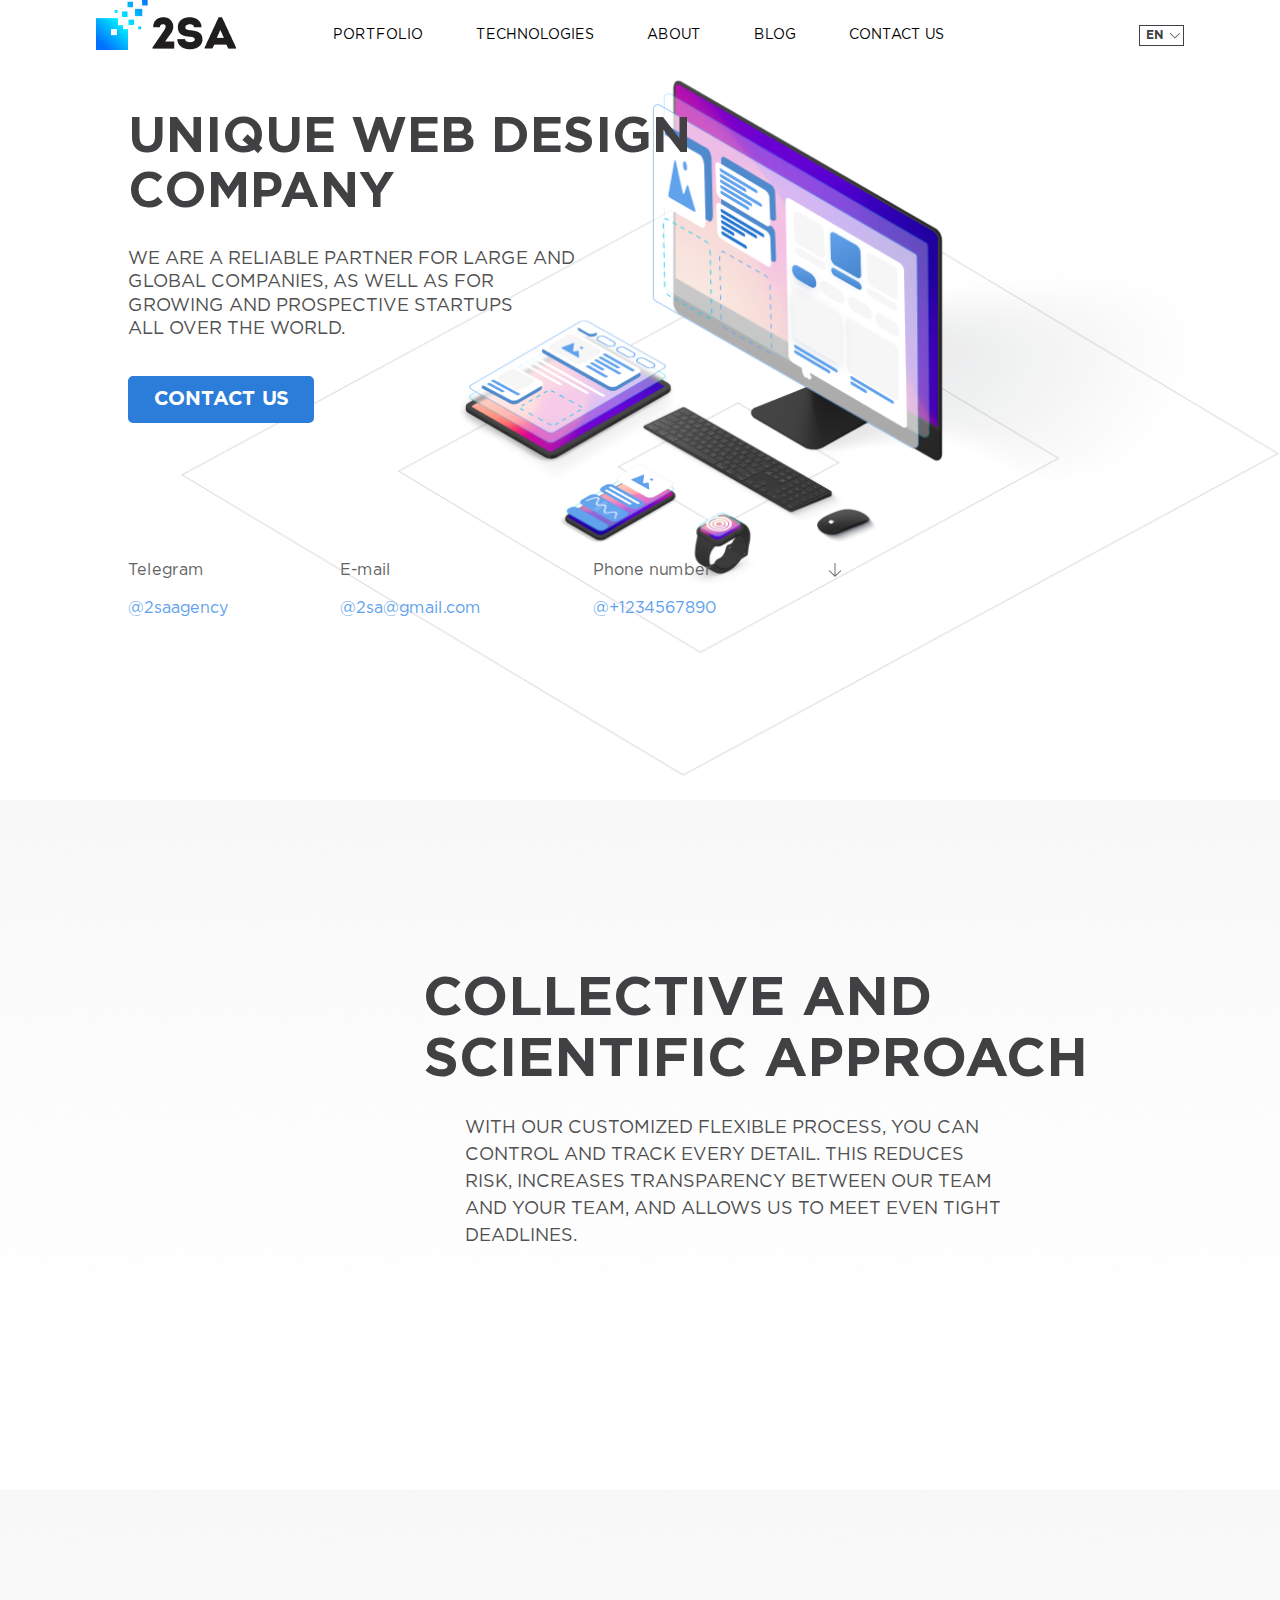
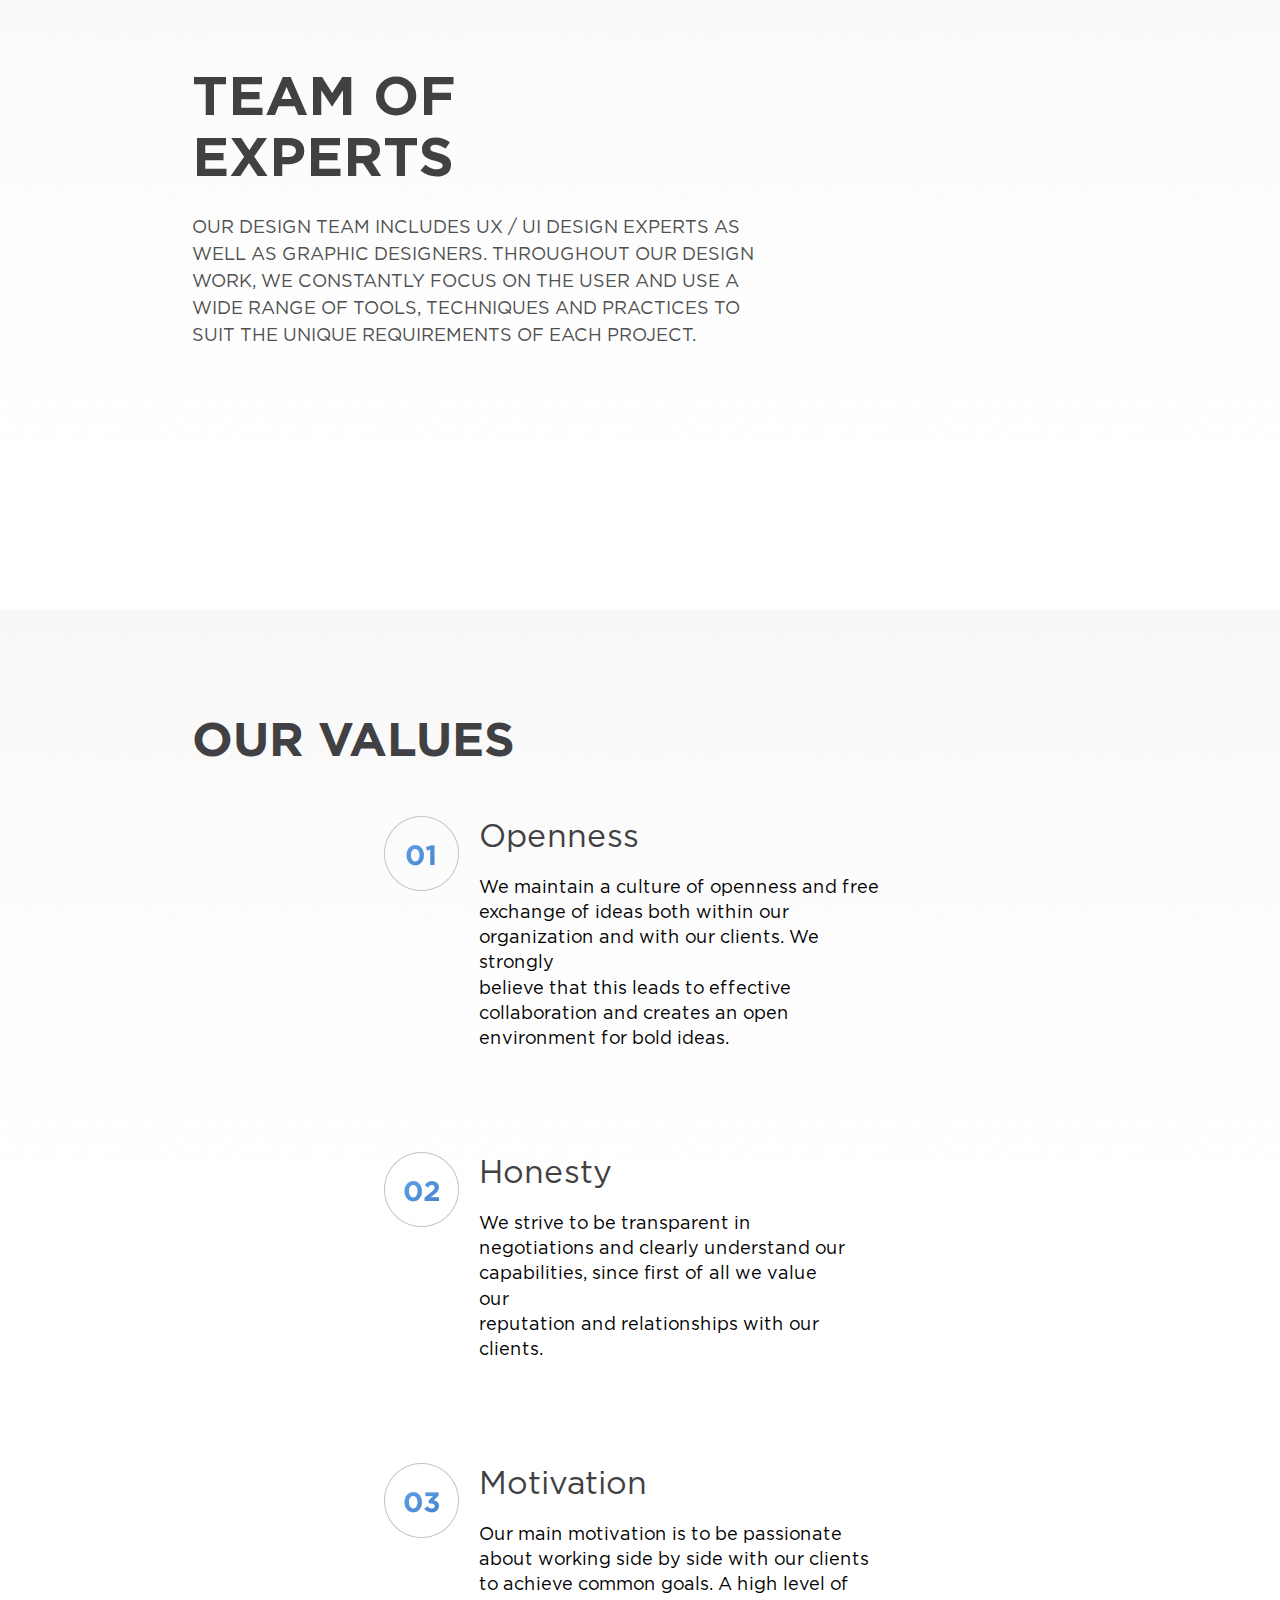
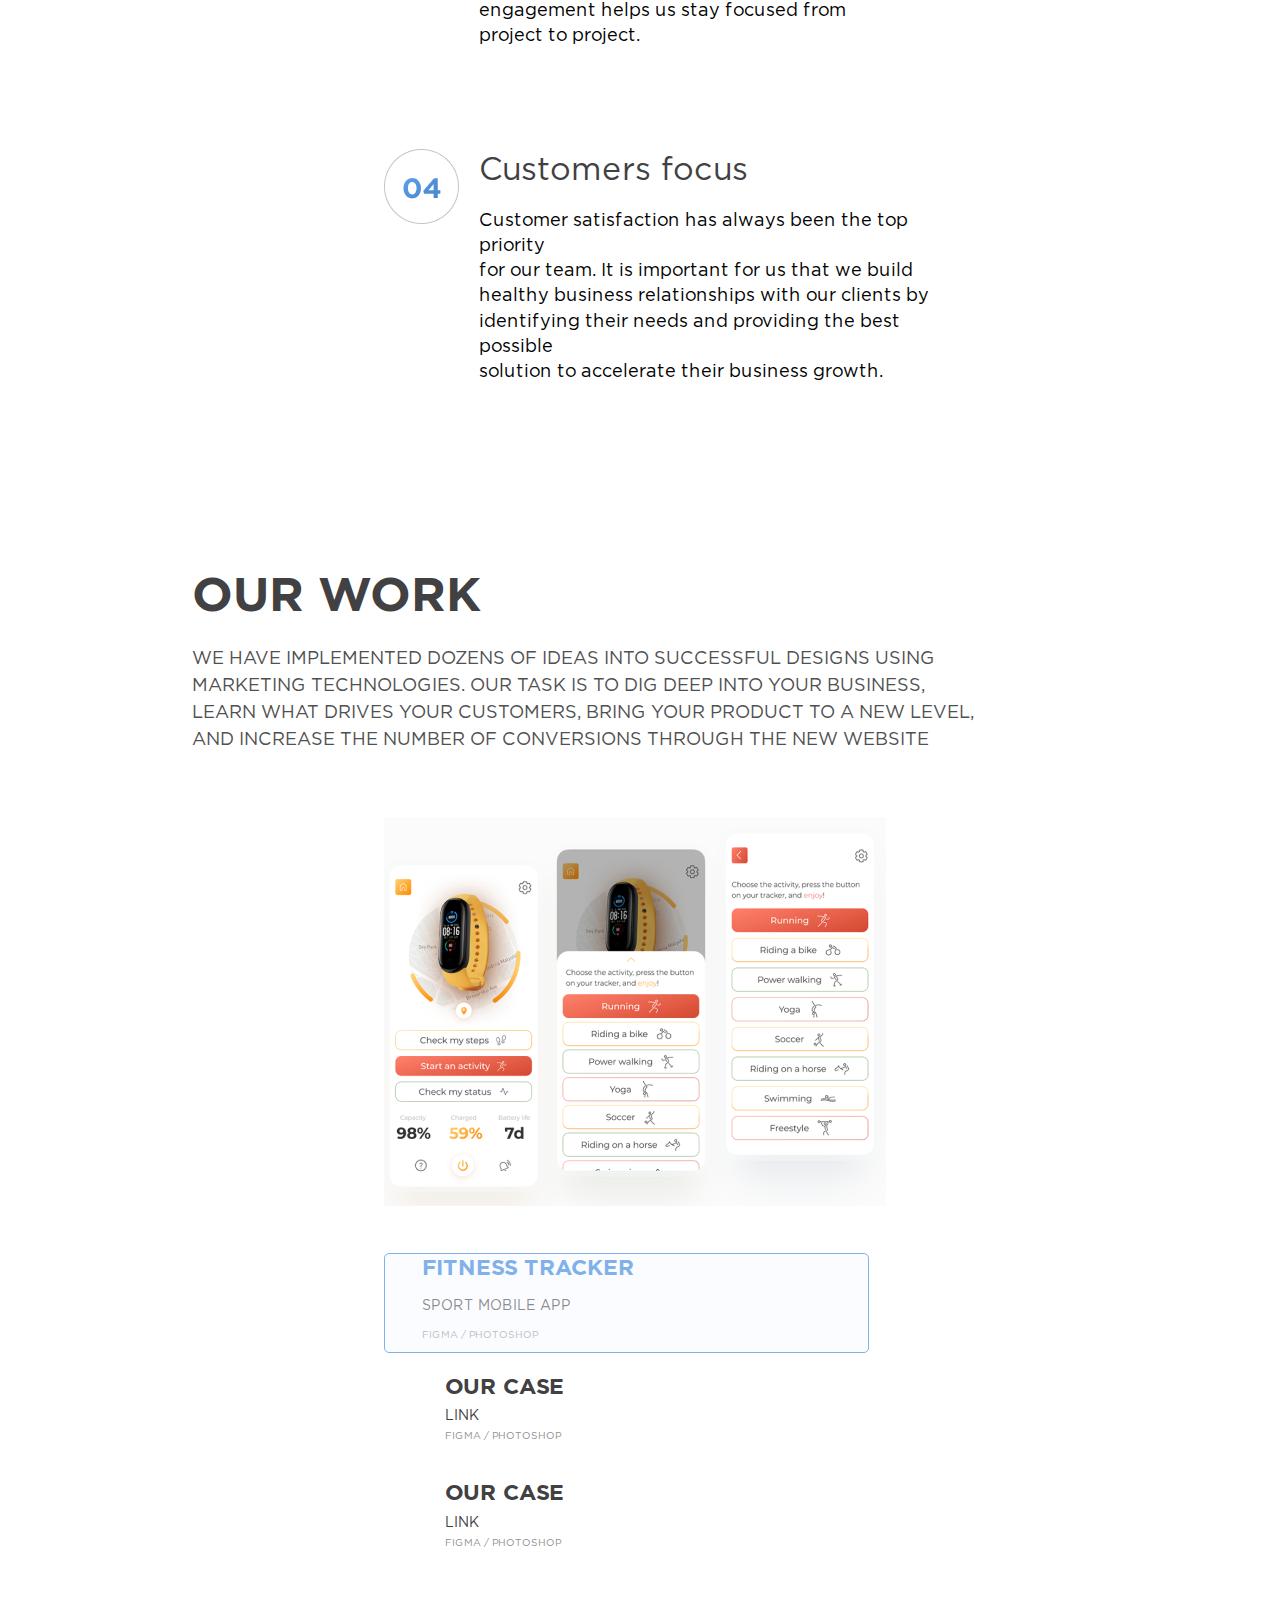
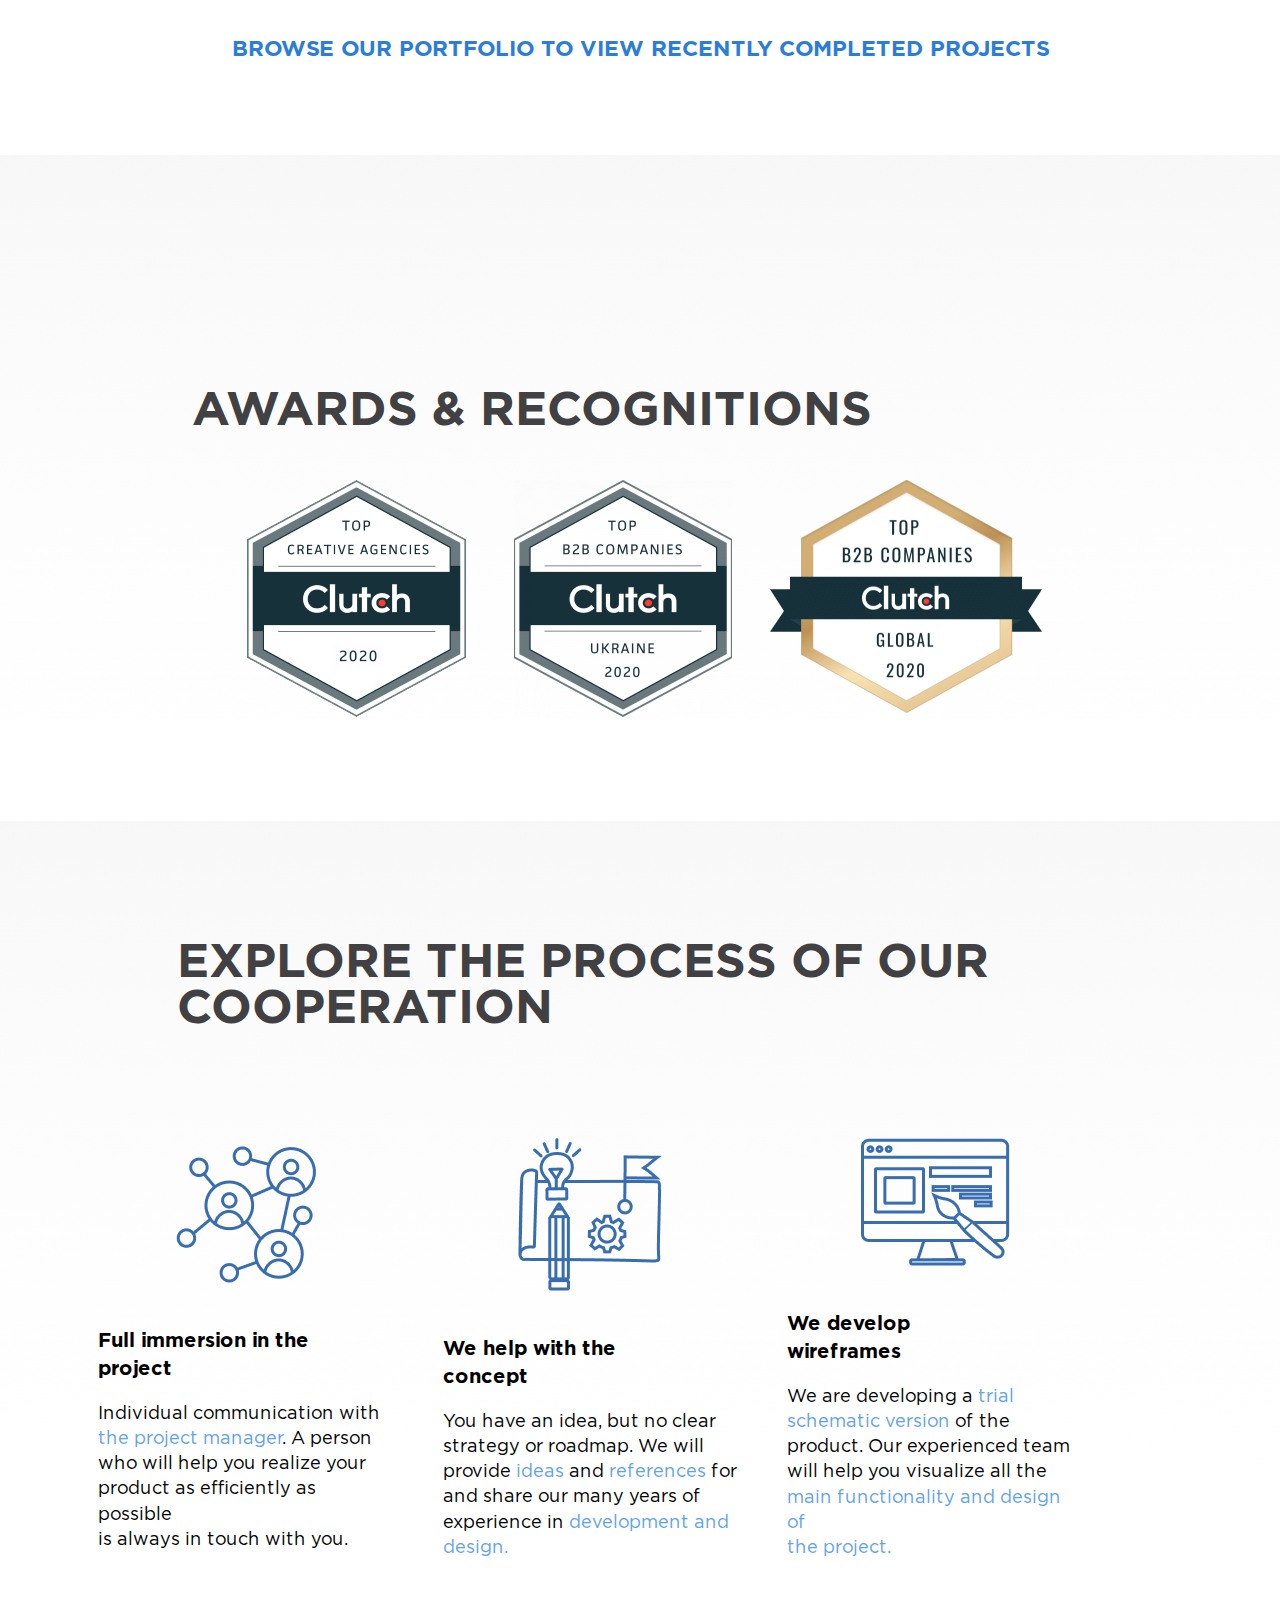
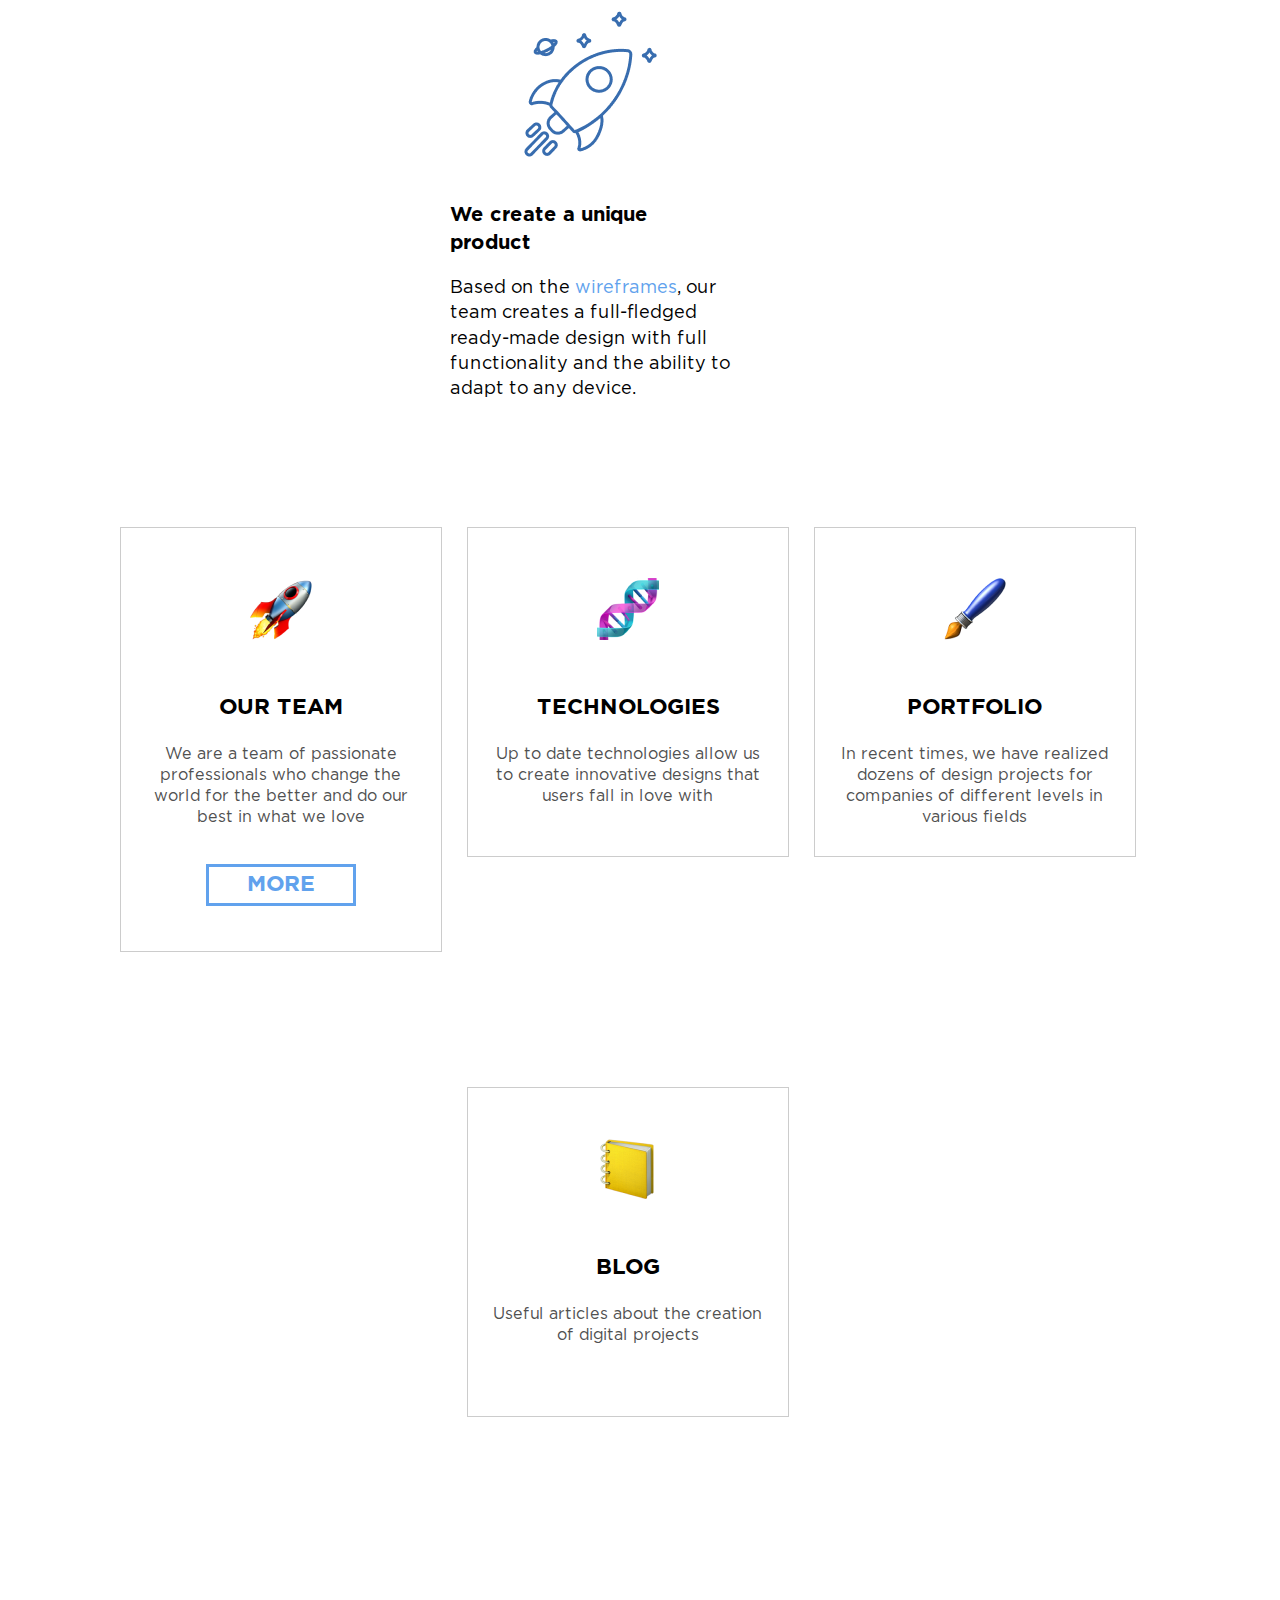
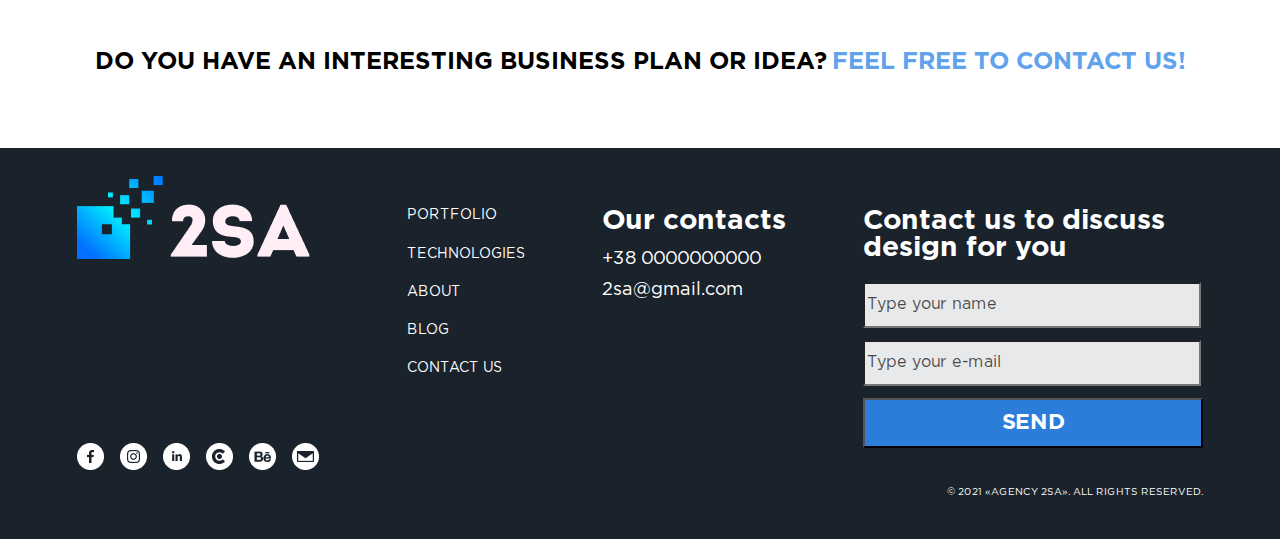
<file: index.html>
<!DOCTYPE html>
<html lang="en">
<head>
    <meta charset="UTF-8">
    <title>2SA</title>
    <link rel="stylesheet" href="fonts/stylesheet.css">
    <link rel="stylesheet" href="css/style.css">
    <link rel="stylesheet" href="css/media.css">
    <script src="js/language.min.js"></script>
</head>
<body>
<header>
    <div class="header__content">
        <div class="header__logo">
           <a href="index.html"><img src="img/index/header/header_logo.png"></a>
        </div>
        <div class="push"></div>
        <div class="header__menu">
            <ul>
                <li ><a href="portfolio.html" class="lang" key="port">PORTFOLIO</a></li>
                <li ><a href="technologies.html" class="lang" key="tech">TECHNOLOGIES</a></li>
                <li ><a href="about.html" class="lang" key="about">ABOUT</a></li>
                <li ><a href="blog.html" class="lang" key="blog">BLOG</a></li>
                <li ><a href="contact_us.html" class="lang" key="contact">CONTACT US</a></li>
            </ul>
        </div>
        <div class="header__language">
            <div class="dropdown">
                <span>EN</span>
                <div class="dropdown-content">
                    <button id="en" class="translate">EN</button>
                    <button id="ru" class="translate">RU</button>
                </div>
                <div class="dropdown__img">
                    <img src="img/index/header/list.png">
                </div>
            </div>
        </div>
    </div>
</header>
<sections class="design">
    <div class="design__content">
        <div class="design__title lang" key="unique">
            Unique web design<br>
            company
        </div>
        <div class="design__text lang" key="partner">
            We are a reliable partner for large and<br>
            global companies, as well as for<br>
            growing and prospective startups<br>
            all over the world.
        </div>
    </div>
    <button class="design__contact__us lang" key="contact us"><a href="contact_us.html">CONTACT US</a></button>
    <div class="design__contact">
        <ul>
            <li>Telegram</li>
            <li><a href="#">@2saagency</a></li>
        </ul>
        <ul>
            <li>E-mail</li>
            <li><a href="#">@2sa@gmail.com</a></li>
        </ul>
        <ul>
            <li class="lang" key="phone">Phone number</li>
            <li><a href="#">@+1234567890</a></li>
        </ul>
        <ul>
            <li><img src="img/index/design/ARROW%20(SCROLL).png"></li>
        </ul>
    </div>
</sections>
<section class="science">
    <div class="science__content">
        <div class="science__title lang" key="science">
            Collective and<br>
            scientific approach
        </div>
        <div class="science__text lang" key="process">
            With our customized flexible process, you can<br>
            control and track every detail. This reduces<br>
            risk, increases transparency between our team<br>
            and your team, and allows us to meet even tight<br>
            deadlines.
        </div>
    </div>
</section>
<section class="team">
    <div class="team__content">
        <div class="team__title lang" key="expert">
            team of<br>
            experts
        </div>
        <div class="team__text lang" key="team">
            Our design team includes UX / UI design experts as<br>
            well as Graphic Designers. Throughout our design<br>
            work, we constantly focus on the user and use a<br>
            wide range of tools, techniques and practices to<br>
            suit the unique requirements of each project.
        </div>
    </div>
</section>
<section class="values">
    <div class="values__content">
        <div class="values__title lang" key="values">
            Our values
        </div>
        <div class="values__item">
            <div class="values__openness">
                <div class="openness__image">
                    <img src="img/index/values/two.png">
                </div>
                <div class="openness__content">
                    <div class="openness__title lang" key="openness">
                        Openness
                    </div>
                    <div class="openness__text lang" key="maintain">
                        We maintain a culture of openness and free<br>
                        exchange of ideas both within our<br>
                        organization and with our clients. We strongly<br>
                        believe that this leads to effective<br>
                        collaboration and creates an open<br>
                        environment for bold ideas.
                    </div>
                </div>
            </div>
            <div class="values__honesty">
                <div class="honestly__image">
                    <img src="img/index/values/one.png">
                </div>
                <div class="honestly__content">
                    <div class="honestly__title lang"  key="honesty">
                        Honesty
                    </div>
                    <div class="honestly__text lang" key="strive">
                        We strive to be transparent in<br>
                        negotiations and clearly understand our<br>
                        capabilities, since first of all we value our<br>
                        reputation and relationships with our<br>
                        clients.
                    </div>
                </div>
            </div>
            <div class="values__motivation">
                <div class="motivation__image">
                    <img src="img/index/values/three.png">
                </div>
                <div class="motivation__content">
                    <div class="motivation__title lang"  key="motivation">
                        Motivation
                    </div>
                    <div class="motivation__text lang" key="passionete">
                        Our main motivation is to be passionate<br>
                        about working side by side with our clients<br>
                        to achieve common goals. A high level of<br>
                        engagement helps us stay focused from<br>
                        project to project.
                    </div>
                </div>
            </div>
            <div class="values__customers">
                <div class="customers__image">
                    <img src="img/index/values/four.png">
                </div>
                <div class="customers__content">
                    <div class="customers__title lang" key="customers focus">
                        Customers focus
                    </div>
                    <div class="customers__text lang" key="satisfaction">
                        Customer satisfaction has always been the top priority<br>
                        for our team. It is important for us that we build<br>
                        healthy business relationships with our clients by<br>
                        identifying their needs and providing the best possible<br>
                        solution to accelerate their business growth.
                    </div>
                </div>
            </div>
        </div>
    </div>
</section>
<section class="work">
    <div class="work__content">
        <div class="work__top">
            <div class="work__title lang" key="our work">
                Our work
            </div>
            <div class="work__text lang" key="dozens">
                We have implemented dozens of ideas into successful designs using<br>
                marketing technologies. Our task is to dig deep into your business,<br>
                learn what drives your customers, bring your product to a new level,<br>
                and increase the number of conversions through the new website
            </div>
        </div>
    </div>
    <div class="work__bottom">
        <div class="work__image">
            <img src="img/index/work/work.png">
        </div>
        <div class="work__buttons">
            <button class="work__first__button">
                <p class="work__text_button__top__title">Fitness tracker</p>
                <p class="work__text_button_title">sport mobile app</p>
                <p class="work__text_button__bot__title">FIGMA / PHOTOSHOP</p>
            </button>
            <button class="work__second__button">
                <p class="work__text_button__top">Our case</p>
                <p class="work__text_button">link</p>
                <p class="work__text_button__bot">FIGMA / PHOTOSHOP</p>
            </button>
            <button class="work__third__button">
                <p class="work__text_button__top">Our case</p>
                <p class="work__text_button">link</p>
                <p class="work__text_button__bot">FIGMA / PHOTOSHOP</p>
            </button>
        </div>
    </div>
    <div class="work__browse lang" key="browse">
        Browse our portfolio to view recently completed projects
    </div>
</section>
<section class="clutch">
    <div class="clutch__content">
        <div class="clutch__push"></div>
        <div class="clutch-widget" data-url="https://widget.clutch.co" data-widget-type="2" data-height="45"
             data-clutchcompany-id="1704815"></div>
        <div class="clutch-widget" data-url="https://widget.clutch.co" data-widget-type="4" data-expandifr="true"
             data-height="auto" data-clutchcompany-id="1704815"></div>
    </div>
    <div class="clutch__content__title lang" key="awards">
        Awards & Recognitions
    </div>
    <div class="clutch__content__slider">
        <div class="clutch__content__slider__img">
            <img src="img/index/clutch/first.png">
        </div>
        <div class="clutch__content__slider__img">
            <img src="img/index/clutch/second.png">
        </div>
        <div class="clutch__content__slider__img">
            <img src="img/index/clutch/third.png">
        </div>
    </div>
</section>
<section class="cooperation">
    <div class="cooperation__content">
        <div class="cooperation__title__top lang" key="cooperation">
            Explore the process of our cooperation
        </div>
        <div class="cooperation__item">
            <div class="cooperation__immersion">
                <div class="cooperation__img">
                    <img src="img/index/cooperation/immersion.png">
                </div>
                <div class="cooperation__title lang" key="immersion">
                    Full immersion in the<br>
                    project
                </div>
                <div class="cooperation__text lang" key="individual">
                    Individual communication with<br>
                    <a href="#">the project manager</a>. A person<br>
                    who will help you realize your<br>
                    product as efficiently as possible<br>
                    is always in touch with you.
                </div>
            </div>
            <div class="cooperation__help">
                <div class="cooperation__img">
                    <img src="img/index/cooperation/help.png">
                </div>
                <div class="cooperation__title lang" key="we help">
                    We help with the<br>
                    concept
                </div>
                <div class="cooperation__text lang" key="idea">
                    You have an idea, but no clear<br>
                    strategy or roadmap. We will<br>
                    provide <a href="#">ideas</a> and <a href="#">references</a> for<br>
                    and share our many years of<br>
                    experience in <a href="#">development and<br>
                    design.</a>
                </div>
            </div>
            <div class="cooperation__develop">
                <div class="cooperation__img">
                    <img src="img/index/cooperation/develop.png">
                </div>
                <div class="cooperation__title lang" key="wireframes">
                    We develop<br>
                    wireframes
                </div>
                <div class="cooperation__text lang" key="schematic">
                    We are developing a <a href="#">trial<br>
                    schematic version</a> of the<br>
                    product. Our experienced team<br>
                    will help you visualize all the<br>
                    <a href="#">main functionality and design of<br>
                        the project.</a>
                </div>
            </div>
            <div class="cooperation__create">
                <div class="cooperation__img">
                    <img src="img/index/cooperation/create.png">
                </div>
                <div class="cooperation__title lang" key="unique product">
                    We create a unique<br>
                    product
                </div>
                <div class="cooperation__text lang" key="full-fledged">
                    Based on the <a href="#">wireframes</a>, our<br>
                    team creates a full-fledged<br>
                    ready-made design with full<br>
                    functionality and the ability to<br>
                    adapt to any device.
                </div>
            </div>
        </div>
    </div>
</section>
<section class="info">
    <div class="info__content">
        <div class="info__team">
            <div class="info__img">
                <img src="img/index/info/team.png">
            </div>
            <div class="info__title lang" key="team info">
                Our team
            </div>
            <div class="info__text lang" key="professionals">
                We are a team of passionate<br>
                professionals who change the<br>
                world for the better and do our<br>
                best in what we love
            </div>
            <button class="info__button lang" key="more">MORE</button>
        </div>
        <div class="info__technologies">
            <div class="info__img">
                <img src="img/index/info/technologies.png">
            </div>
            <div class="info__title lang" key="technologies">
                Technologies
            </div>
            <div class="info__text lang" key="up to date">
                Up to date technologies allow us<br>
                to create innovative designs that<br>
                users fall in love with
            </div>
        </div>
        <div class="info__portfolio">
            <div class="info__img">
                <img src="img/index/info/portfolio.png">
            </div>
            <div class="info__title lang" key="portfolio">
                portfolio
            </div>
            <div class="info__text lang" key="design projects">
                In recent times, we have realized<br>
                dozens of design projects for<br>
                companies of different levels in<br>
                various fields
            </div>
        </div>
        <div class="info__blog">
            <div class="info__img">
                <img src="img/index/info/blog.png">
            </div>
            <div class="info__title lang" key="blog info">
                blog
            </div>
            <div class="info__text lang" key="useful">
                Useful articles about the creation<br>
                of digital projects
            </div>
        </div>
    </div>
    <div class="info__bottom__item">
        <div class="info__text__bottom lang" key="contact us footer">
            DO you have an interesting business plan or idea?
        </div>
        <a href="#" class="info__bottom__link lang" key="contact us link"> Feel free to contact us!</a>
    </div>
</section>
<footer>
    <div class="footer__content">
        <div class="footer__social">
            <div class="footer__logo">
                <img src="img/index/footer/footer_logo.png">
            </div>
            <div class="footer__messengers">
                <img src="img/index/footer/facebook.png">
                <img src="img/index/footer/instagram.png">
                <img src="img/index/footer/link.png">
                <img src="img/index/footer/clutch.png">
                <img src="img/index/footer/behac.png">
                <img src="img/index/footer/mail.png">
            </div>
        </div>
        <div class="footer__menu">
            <ul>
                <li ><a href="#" class="lang" key="port">PORTFOLIO</a></li>
                <li ><a href="#" class="lang" key="tech">TECHNOLOGIES</a></li>
                <li ><a href="#" class="lang" key="about">ABOUT</a></li>
                <li ><a href="#" class="lang" key="blog">BLOG</a></li>
                <li ><a href="#" class="lang" key="contact">CONTACT US</a></li>
            </ul>
        </div>
        <div class="footer__contacts">
            <div class="footer__contacts__title lang" key="footer contacts">
                Our contacts
            </div>
            <div class="footer__contacts__number">
                +38 0000000000
            </div>
            <div class="footer__contacts__mail">
                2sa@gmail.com
            </div>
        </div>
        <div class="footer__mail">
            <div class="footer__mail__title lang" key="discuss">
                Contact us to discuss<br>
                design for you
            </div>
            <input class="footer__input" value="Type your name">
            <input class="footer__input" type="email" value="Type your e-mail">
            <button class="footer__button lang" key="send">Send</button>
            <div class="footer__mail__cooperate">
                © 2021 «AGENCY 2SA». All rights reserved.
            </div>
        </div>
    </div>
</footer>
<script type="text/javascript" src="https://widget.clutch.co/static/js/widget.js"></script>
</body>
</html>
</file>
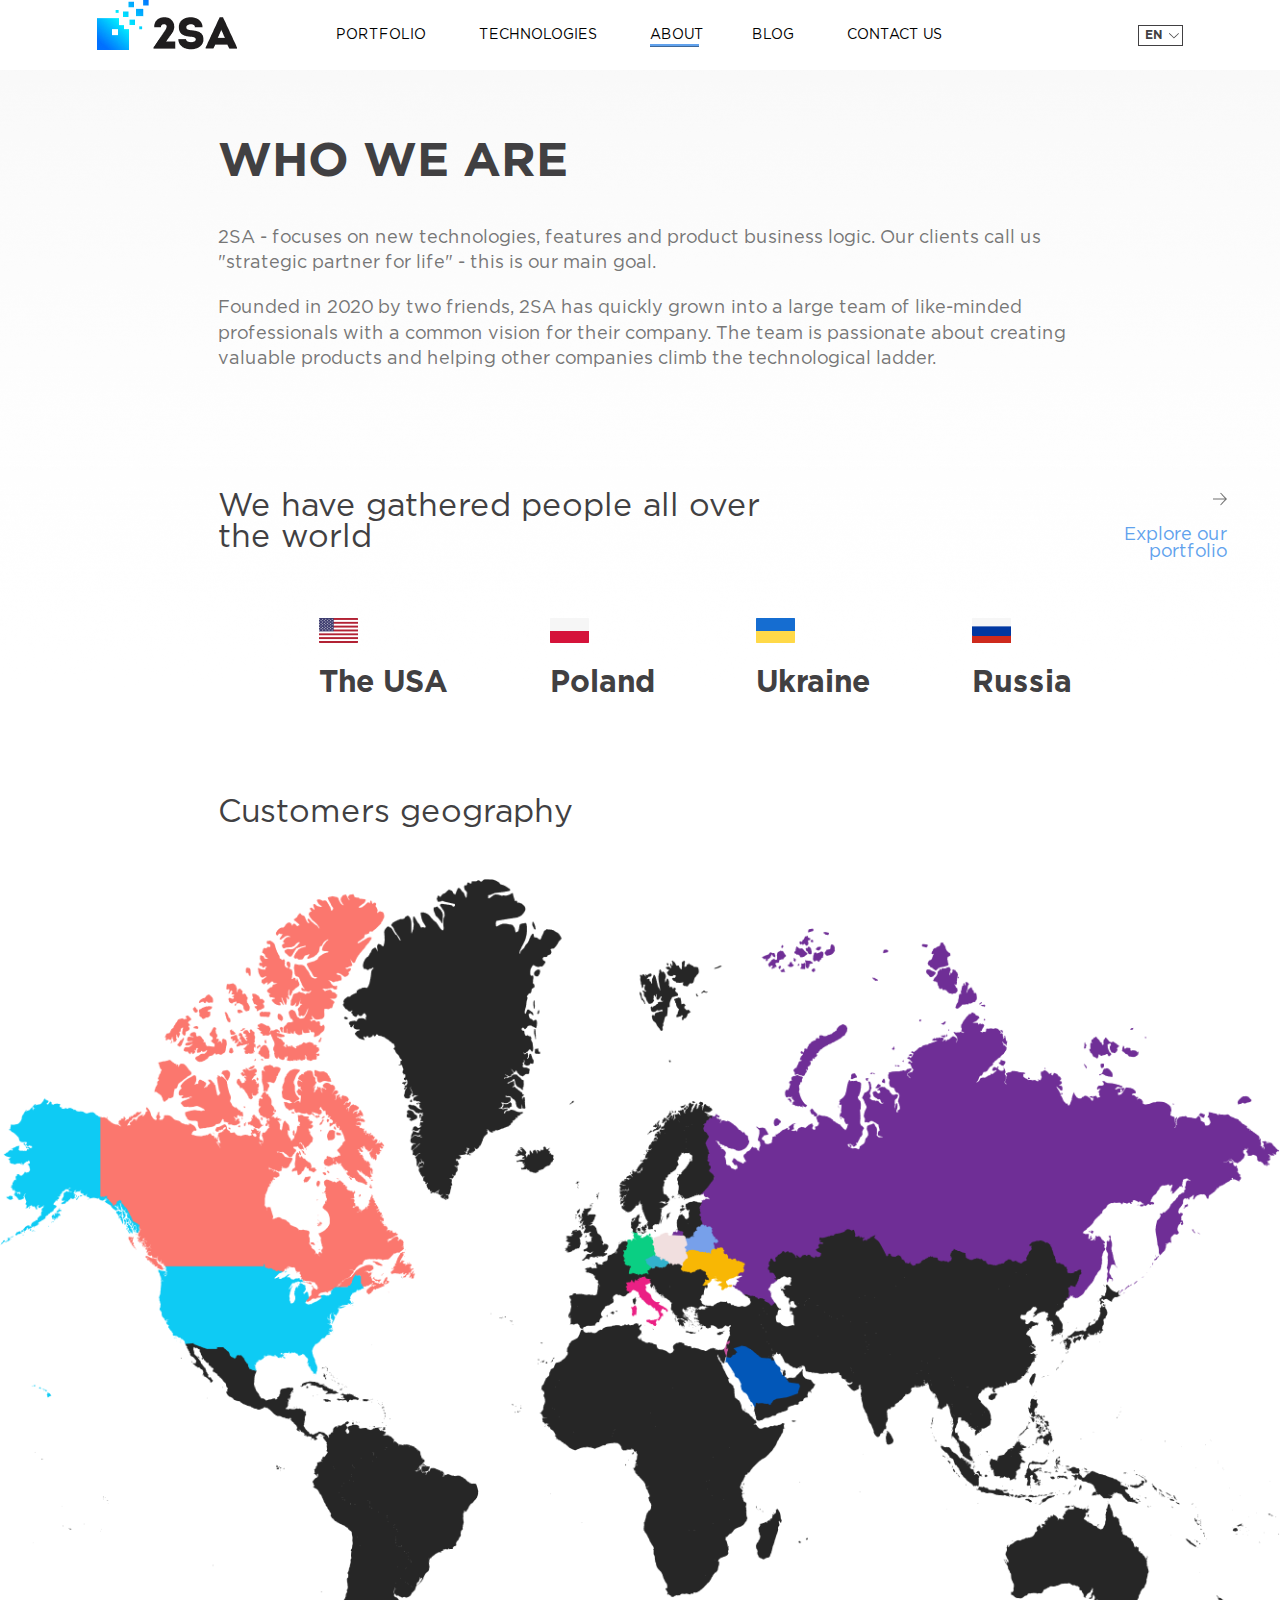
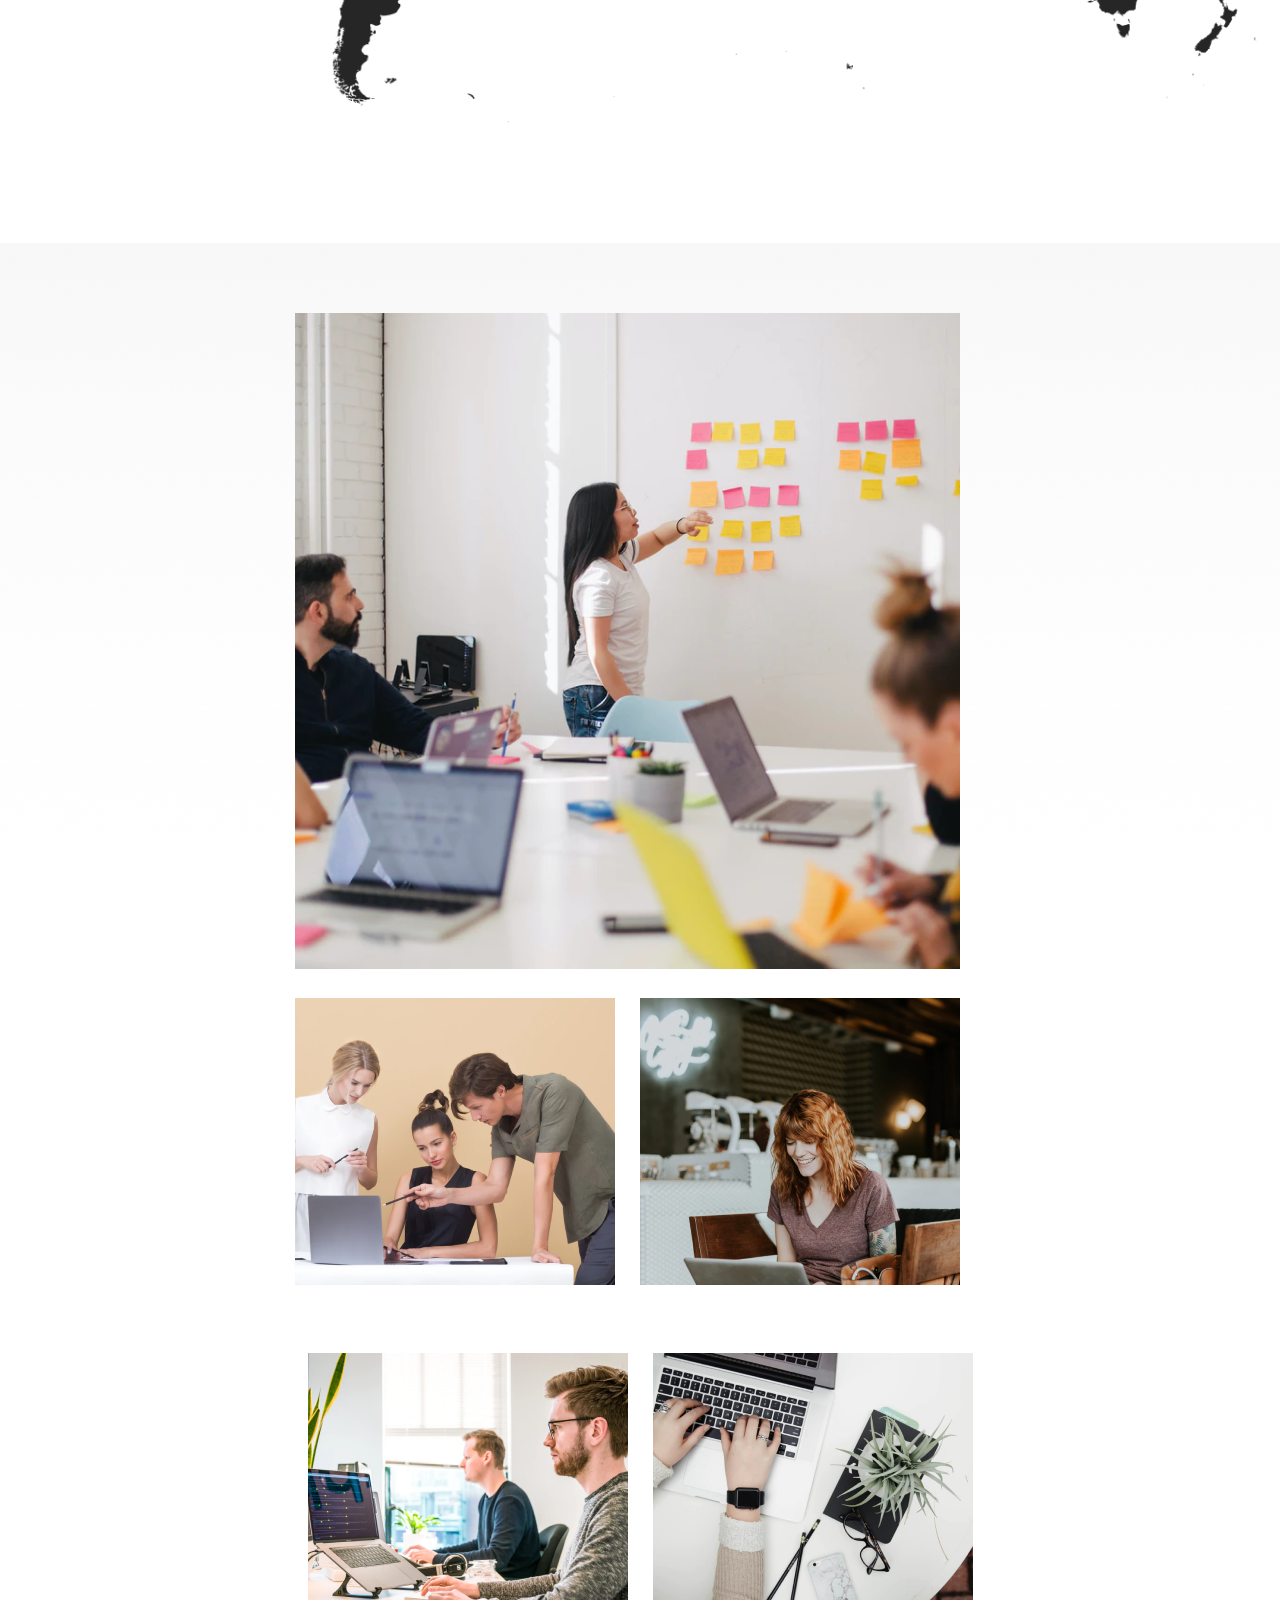
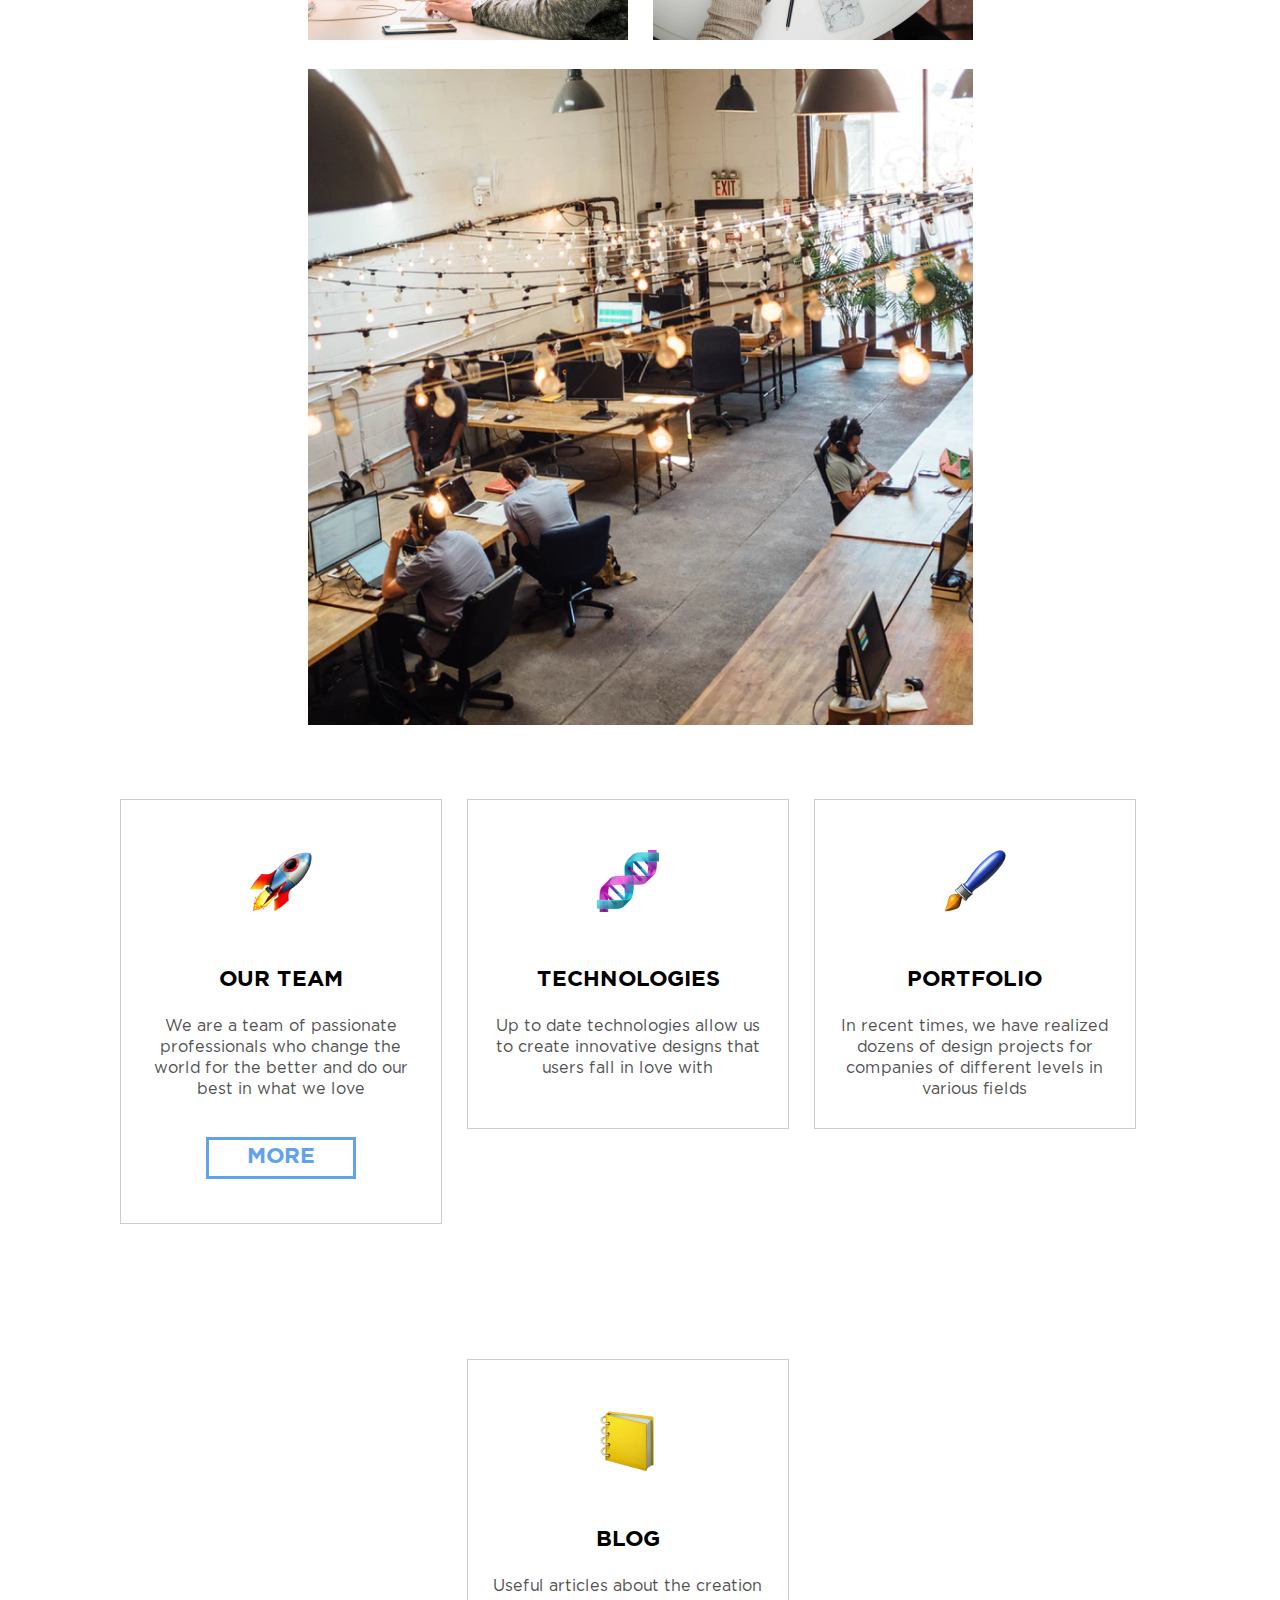
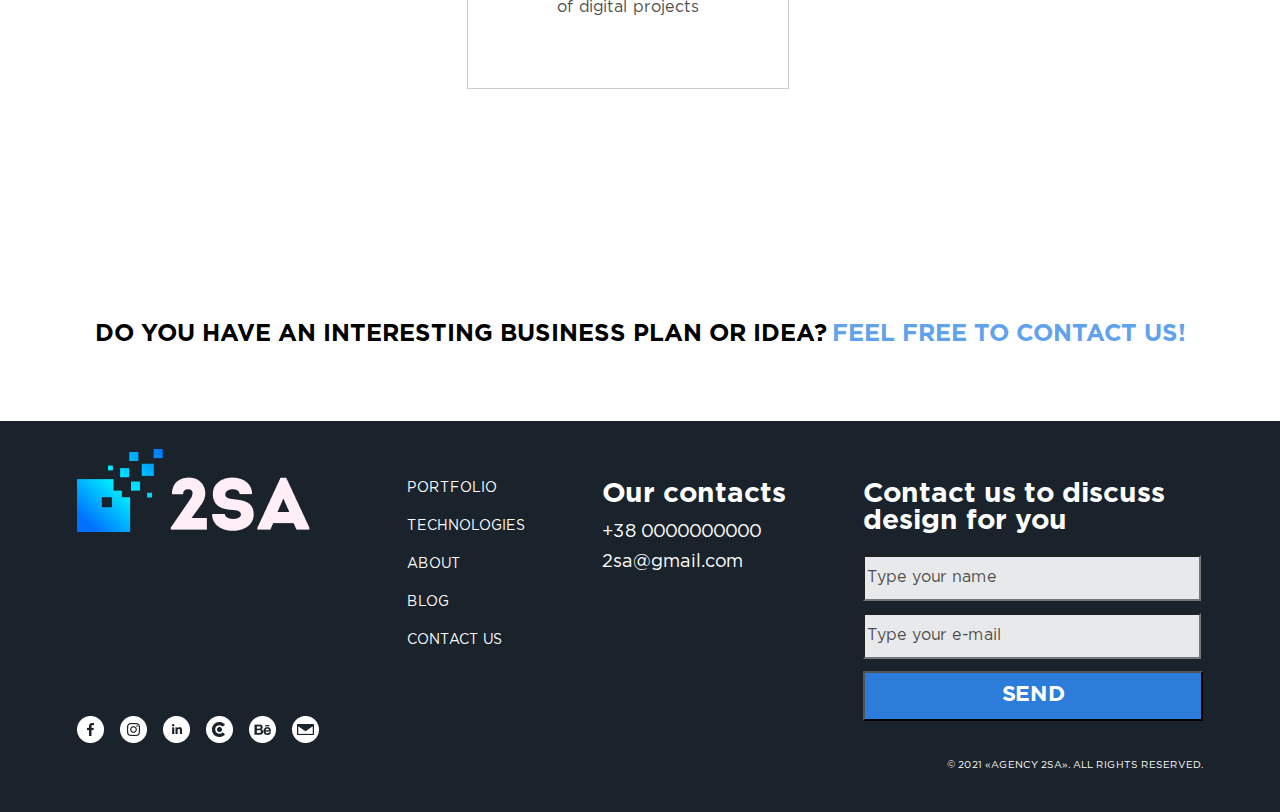
<file: about.html>
<!DOCTYPE html>
<html lang="en">
<head>
    <meta charset="UTF-8">
    <title>2SA</title>
    <link rel="stylesheet" href="fonts/stylesheet.css">
    <link rel="stylesheet" href="css/style.css">
    <link rel="stylesheet" href="css/about.css">
    <link rel="stylesheet" href="css/media.css">
    <script src="js/language.min.js"></script>
</head>
<body>
<header>
    <div class="header__content">
        <div class="header__logo">
            <a href="index.html"><img src="img/index/header/header_logo.png"></a>
        </div>
        <div class="push"></div>
        <div class="header__menu">
            <ul>
                <li ><a href="portfolio.html" class="lang" key="port">PORTFOLIO</a></li>
                <li ><a href="technologies.html" class="lang" key="tech">TECHNOLOGIES</a></li>
                <li class="about__border"><a href="about.html" class="lang" key="about">ABOUT</a></li>
                <li ><a href="blog.html" class="lang" key="blog">BLOG</a></li>
                <li ><a href="contact_us.html" class="lang" key="contact">CONTACT US</a></li>
            </ul>
        </div>
        <div class="header__language">
            <div class="dropdown">
                <span>EN</span>
                <div class="dropdown-content">
                    <button id="en" class="translate">EN</button>
                    <button id="ru" class="translate">RU</button>
                </div>
                <div class="dropdown__img">
                    <img src="img/index/header/list.png">
                </div>
            </div>
        </div>
    </div>
</header>
<section class="we__are">
    <div class="we__are__content">
        <div class="we__are__title lang" key="we are">
            Who we are
        </div>
        <div class="we__are__text lang" key="2sa">
            2SA - focuses on new technologies, features and product business logic. Our clients call us<br>
            "strategic partner for life" - this is our main goal.<br>
        </div>
        <div class="we__are__text lang" key="founded">
            Founded in 2020 by two friends, 2SA has quickly grown into a large team of like-minded<br>
            professionals with a common vision for their company. The team is passionate about creating<br>
            valuable products and helping other companies climb the technological ladder.
        </div>
        <div class="we__are__item">
            <div class="we__are__world lang" key="world">
                We have gathered people all over the world
            </div>
            <div class="we__are__explore">
                <ul>
                    <li><img src="img/about/we_are/arrow_right.png"></li>
                    <li><a href="portfolio.html" class="lang" key="explore">Explore our portfolio</a></li>
                </ul>
            </div>
        </div>
        <div class="we__are__countries">
            <ul>
                <li><img src="img/about/we_are/usa.png"></li>
                <li><a class="lang" key="usa">The USA</a></li>
            </ul>
            <ul>
                <li><img src="img/about/we_are/poland.png"></li>
                <li><a class="lang" key="poland">Poland</a></li>
            </ul>
            <ul>
                <li><img src="img/about/we_are/ukraine.png"></li>
                <li><a class="lang" key="ukraine">Ukraine</a></li>
            </ul>
            <ul>
                <li><img src="img/about/we_are/russia.png"></li>
                <li><a class="lang" key="russia">Russia</a></li>
            </ul>
        </div>
    </div>
</section>
<section class="map">
    <div class="map__content">
        <div class="map__title lang" key="customers">
            Customers geography
        </div>
        <div class="map__world">
            <img src="img/about/map/world.png">
        </div>
    </div>
</section>
<section class="images">
    <div class="images__content">
        <div class="images__left">
            <div class="images__left__top">
                <img src="img/about/image/one.png">
            </div>
            <div class="images__left__bottom">
                <div class="images__left__bottom__first">
                    <img src="img/about/image/two.png">
                </div>
                <div class="images__left__bottom__second">
                    <img src="img/about/image/three.png">
                </div>
            </div>
        </div>
        <div class="images__right">
            <div class="images__right__top">
                <div class="images__right__top__first">
                    <img src="img/about/image/four.png">
                </div>
                <div class="images__right__top__second">
                    <img src="img/about/image/five.png">
                </div>
            </div>
            <div class="images__right__bottom">
                <img src="img/about/image/six.png">
            </div>
        </div>
    </div>
</section>
<section class="info">
    <div class="info__content">
        <div class="info__team">
            <div class="info__img">
                <img src="img/index/info/team.png">
            </div>
            <div class="info__title lang" key="team info">
                Our team
            </div>
            <div class="info__text lang" key="professionals">
                We are a team of passionate<br>
                professionals who change the<br>
                world for the better and do our<br>
                best in what we love
            </div>
            <button class="info__button lang" key="more">MORE</button>
        </div>
        <div class="info__technologies">
            <div class="info__img">
                <img src="img/index/info/technologies.png">
            </div>
            <div class="info__title lang" key="technologies">
                Technologies
            </div>
            <div class="info__text lang" key="up to date">
                Up to date technologies allow us<br>
                to create innovative designs that<br>
                users fall in love with
            </div>
        </div>
        <div class="info__portfolio">
            <div class="info__img">
                <img src="img/index/info/portfolio.png">
            </div>
            <div class="info__title lang" key="portfolio">
                portfolio
            </div>
            <div class="info__text lang" key="design projects">
                In recent times, we have realized<br>
                dozens of design projects for<br>
                companies of different levels in<br>
                various fields
            </div>
        </div>
        <div class="info__blog">
            <div class="info__img">
                <img src="img/index/info/blog.png">
            </div>
            <div class="info__title lang" key="blog info">
                blog
            </div>
            <div class="info__text lang" key="useful">
                Useful articles about the creation<br>
                of digital projects
            </div>
        </div>
    </div>
    <div class="info__bottom__item">
        <div class="info__text__bottom lang" key="contact us footer">
            DO you have an interesting business plan or idea?
        </div>
        <a href="#" class="info__bottom__link lang" key="contact us link"> Feel free to contact us!</a>
    </div>
</section>
<footer>
    <div class="footer__content">
        <div class="footer__social">
            <div class="footer__logo">
                <img src="img/index/footer/footer_logo.png">
            </div>
            <div class="footer__messengers">
                <img src="img/index/footer/facebook.png">
                <img src="img/index/footer/instagram.png">
                <img src="img/index/footer/link.png">
                <img src="img/index/footer/clutch.png">
                <img src="img/index/footer/behac.png">
                <img src="img/index/footer/mail.png">
            </div>
        </div>
        <div class="footer__menu">
            <ul>
                <li ><a href="#" class="lang" key="port">PORTFOLIO</a></li>
                <li ><a href="#" class="lang" key="tech">TECHNOLOGIES</a></li>
                <li ><a href="#" class="lang" key="about">ABOUT</a></li>
                <li ><a href="#" class="lang" key="blog">BLOG</a></li>
                <li ><a href="#" class="lang" key="contact">CONTACT US</a></li>
            </ul>
        </div>
        <div class="footer__contacts">
            <div class="footer__contacts__title lang" key="footer contacts">
                Our contacts
            </div>
            <div class="footer__contacts__number">
                +38 0000000000
            </div>
            <div class="footer__contacts__mail">
                2sa@gmail.com
            </div>
        </div>
        <div class="footer__mail">
            <div class="footer__mail__title lang" key="discuss">
                Contact us to discuss<br>
                design for you
            </div>
            <input class="footer__input" value="Type your name">
            <input class="footer__input" type="email" value="Type your e-mail">
            <button class="footer__button lang" key="send">Send</button>
            <div class="footer__mail__cooperate">
                © 2021 «AGENCY 2SA». All rights reserved.
            </div>
        </div>
    </div>
</footer>
</body>
</html>
</file>
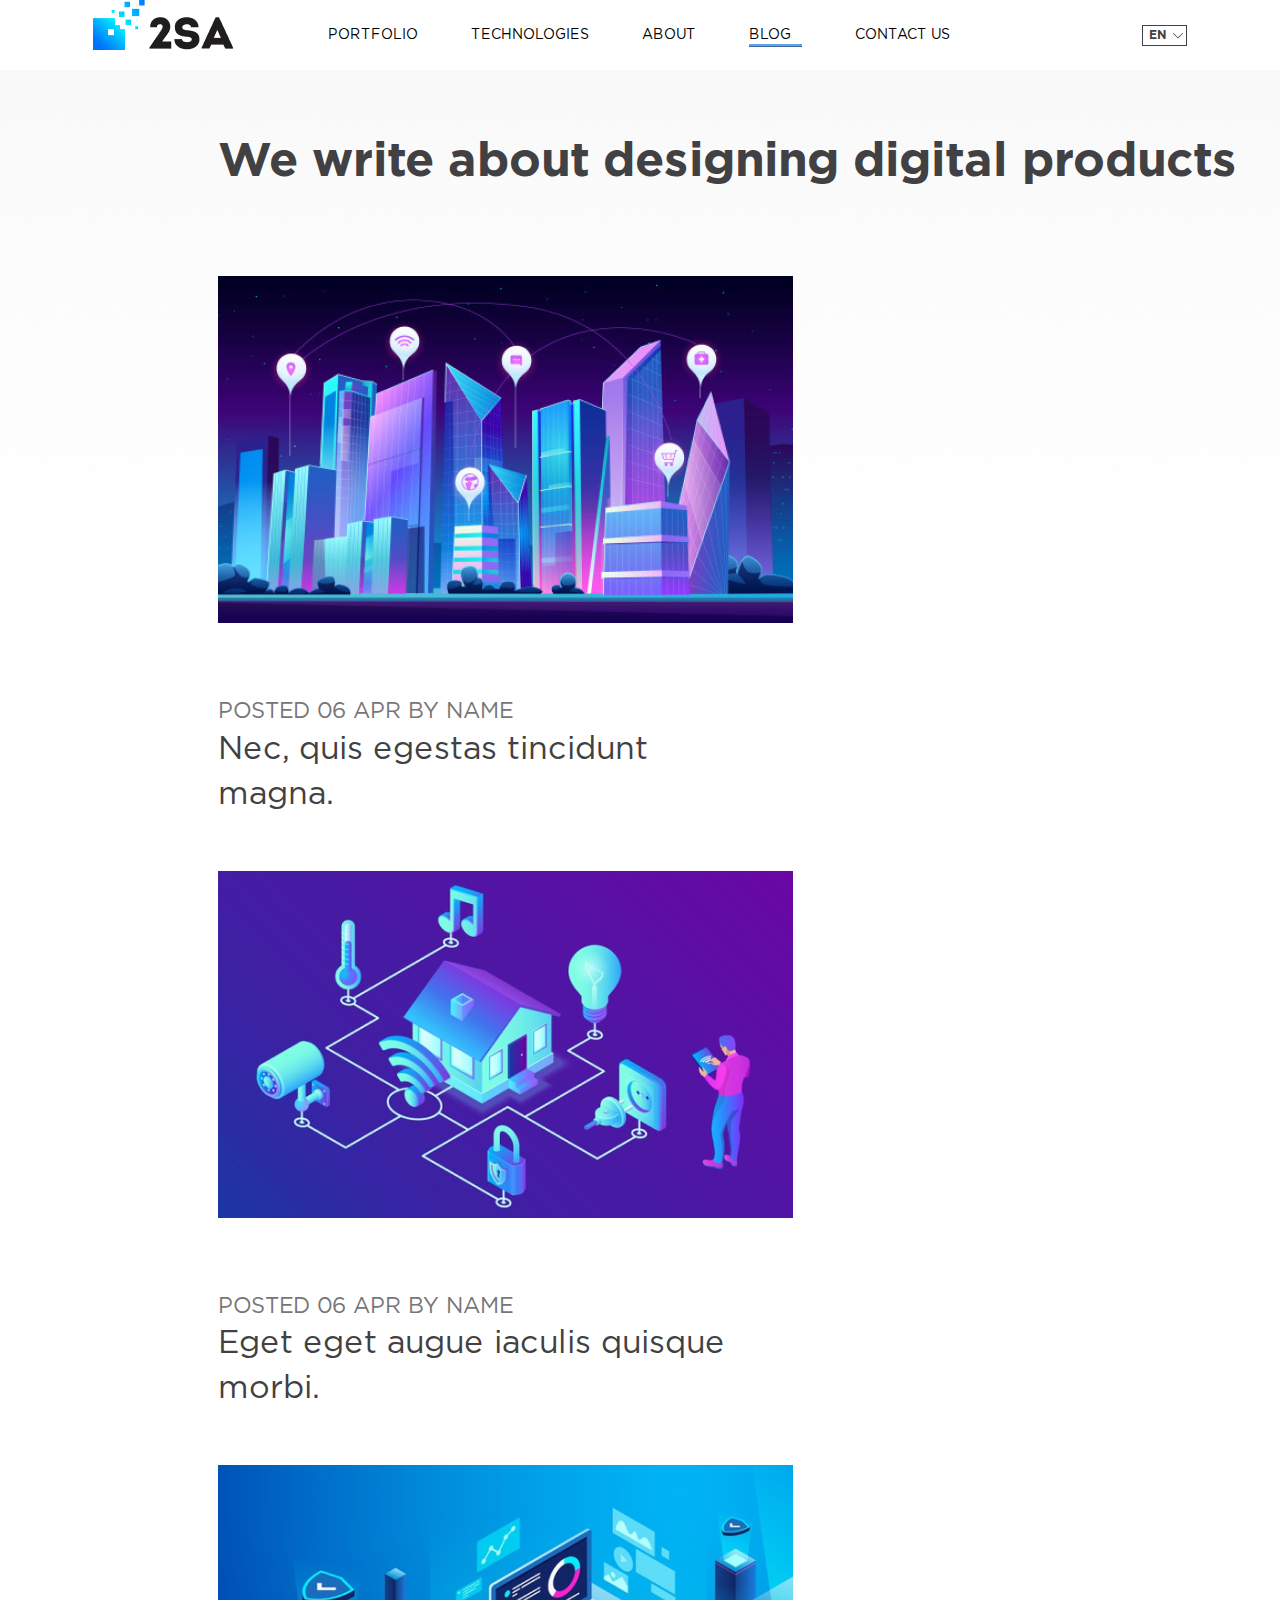
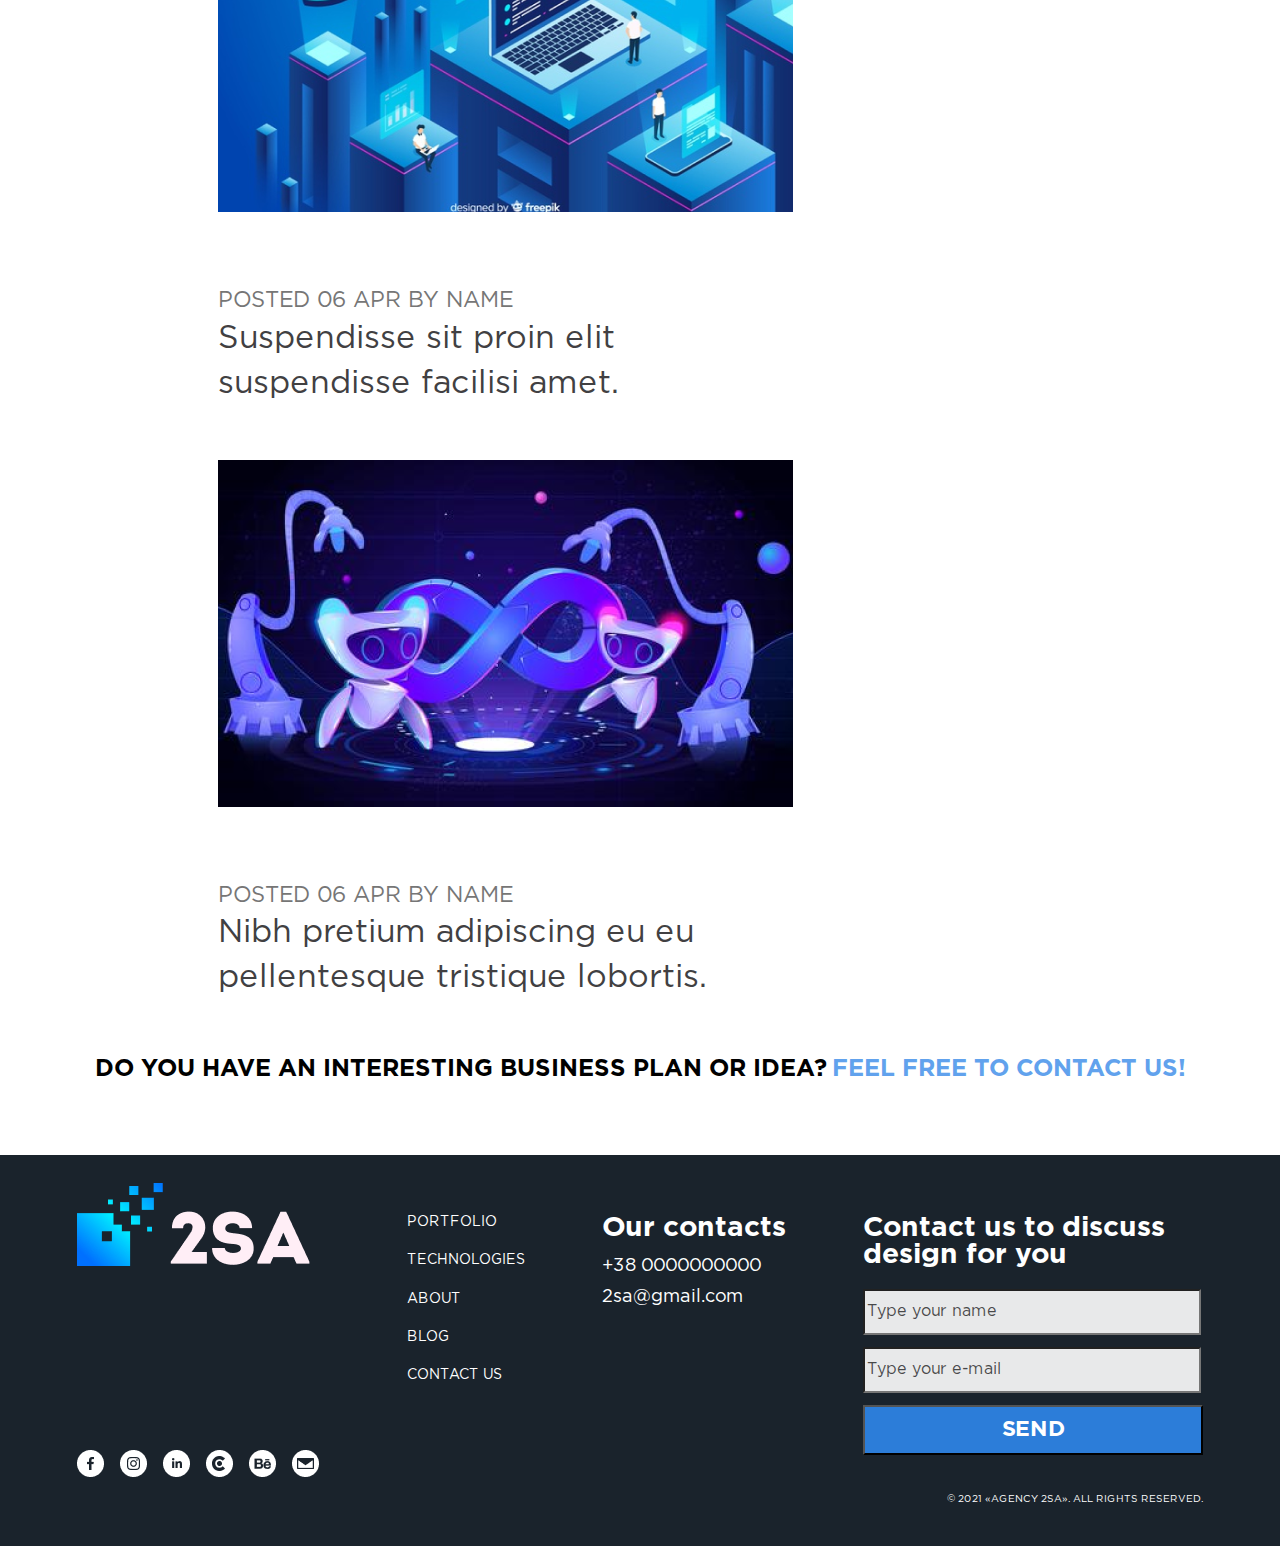
<file: blog.html>
<!DOCTYPE html>
<html lang="en">
<head>
    <meta charset="UTF-8">
    <title>2SA</title>
    <link rel="stylesheet" href="fonts/stylesheet.css">
    <link rel="stylesheet" href="css/style.css">
    <link rel="stylesheet" href="css/blog.css">
    <link rel="stylesheet" href="css/media.css">
    <script src="js/language.min.js"></script>
</head>
<body>
<header>
    <div class="header__content">
        <div class="header__logo">
            <a href="index.html"><img src="img/index/header/header_logo.png"></a>
        </div>
        <div class="push"></div>
        <div class="header__menu">
            <ul>
                <li ><a href="portfolio.html" class="lang" key="port">PORTFOLIO</a></li>
                <li ><a href="technologies.html" class="lang" key="tech">TECHNOLOGIES</a></li>
                <li ><a href="about.html" class="lang" key="about">ABOUT</a></li>
                <li class="blog__border"><a href="blog.html" class="lang" key="blog">BLOG</a></li>
                <li ><a href="contact_us.html" class="lang" key="contact">CONTACT US</a></li>
            </ul>
        </div>
        <div class="header__language">
            <div class="dropdown">
                <span>EN</span>
                <div class="dropdown-content">
                    <button id="en" class="translate">EN</button>
                    <button id="ru" class="translate">RU</button>
                </div>
                <div class="dropdown__img">
                    <img src="img/index/header/list.png">
                </div>
            </div>
        </div>
    </div>
</header>
<section class="digital__product">
    <div class="digital__product__content">
        <div class="digital__product__title">
            We write about designing digital products
        </div>
        <div class="digital__product__item">
            <div class="digital__product__item__one">
                <div class="digital__product__item__img">
                    <img src="img/digital_product/one.png">
                </div>
                <div class="digital__product__item__strings">
                    <div class="digital__product__item__title">
                        Posted 06 Apr by Name
                    </div>
                    <div class="digital__product__item__text">
                        <a href="info.html"> Nec, quis egestas tincidunt<br>
                        magna.</a>
                    </div>
                </div>
            </div>
            <div class="digital__product__item__two">
                <div class="digital__product__item__img">
                    <img src="img/digital_product/two.png">
                </div>
                <div class="digital__product__item__strings">
                    <div class="digital__product__item__title">
                        Posted 06 Apr by Name
                    </div>
                    <div class="digital__product__item__text">
                        Eget eget augue iaculis quisque<br>
                        morbi.
                    </div>
                </div>
            </div>
            <div class="digital__product__item__three">
                <div class="digital__product__item__img">
                    <img src="img/digital_product/three.png">
                </div>
                <div class="digital__product__item__strings">
                    <div class="digital__product__item__title">
                        Posted 06 Apr by Name
                    </div>
                    <div class="digital__product__item__text">
                        Suspendisse sit proin elit<br>
                        suspendisse facilisi amet.
                    </div>
                </div>
            </div>
            <div class="digital__product__item__four">
                <div class="digital__product__item__img">
                    <img src="img/digital_product/four.png">
                </div>
                <div class="digital__product__item__strings">
                    <div class="digital__product__item__title">
                        Posted 06 Apr by Name
                    </div>
                    <div class="digital__product__item__text">
                        Nibh pretium adipiscing eu eu<br>
                        pellentesque tristique lobortis.
                    </div>
                </div>
            </div>
        </div>
    </div>
    <div class="info__bottom__item">
        <div class="info__text__bottom lang" key="contact us footer">
            DO you have an interesting business plan or idea?
        </div>
        <a href="#" class="info__bottom__link lang" key="contact us link"> Feel free to contact us!</a>
    </div>
</section>
<footer>
    <div class="footer__content">
        <div class="footer__social">
            <div class="footer__logo">
                <img src="img/index/footer/footer_logo.png">
            </div>
            <div class="footer__messengers">
                <img src="img/index/footer/facebook.png">
                <img src="img/index/footer/instagram.png">
                <img src="img/index/footer/link.png">
                <img src="img/index/footer/clutch.png">
                <img src="img/index/footer/behac.png">
                <img src="img/index/footer/mail.png">
            </div>
        </div>
        <div class="footer__menu">
            <ul>
                <li ><a href="#" class="lang" key="port">PORTFOLIO</a></li>
                <li ><a href="#" class="lang" key="tech">TECHNOLOGIES</a></li>
                <li ><a href="#" class="lang" key="about">ABOUT</a></li>
                <li ><a href="#" class="lang" key="blog">BLOG</a></li>
                <li ><a href="#" class="lang" key="contact">CONTACT US</a></li>
            </ul>
        </div>
        <div class="footer__contacts">
            <div class="footer__contacts__title lang" key="footer contacts">
                Our contacts
            </div>
            <div class="footer__contacts__number">
                +38 0000000000
            </div>
            <div class="footer__contacts__mail">
                2sa@gmail.com
            </div>
        </div>
        <div class="footer__mail">
            <div class="footer__mail__title lang" key="discuss">
                Contact us to discuss<br>
                design for you
            </div>
            <input class="footer__input" value="Type your name">
            <input class="footer__input" type="email" value="Type your e-mail">
            <button class="footer__button lang" key="send">Send</button>
            <div class="footer__mail__cooperate">
                © 2021 «AGENCY 2SA». All rights reserved.
            </div>
        </div>
    </div>
</footer>
</body>
</html>
</file>
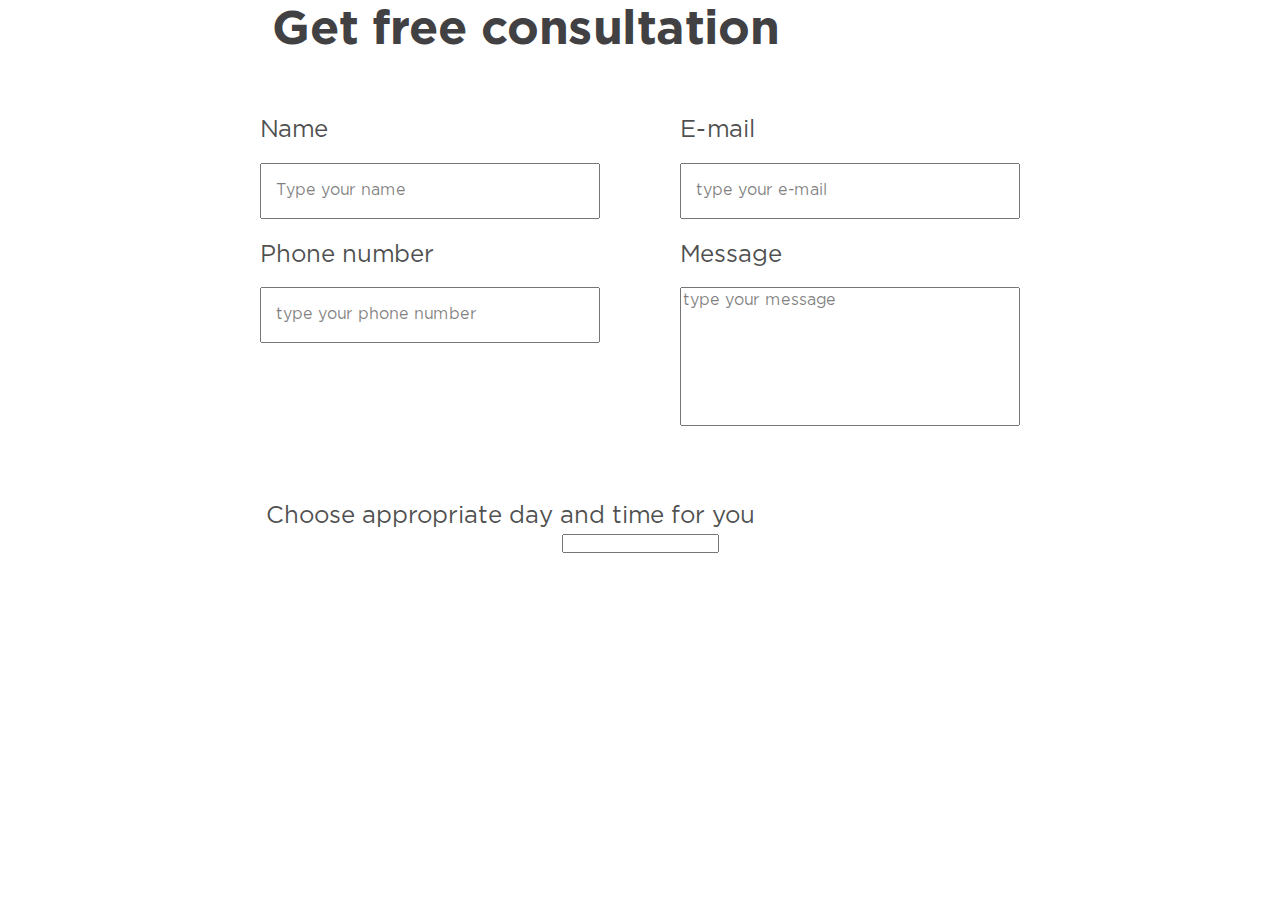
<file: consultation.html>
<!DOCTYPE html>
<html lang="en">
<head>
    <meta charset="UTF-8">
    <title>Title</title>
    <link rel="stylesheet" href="css/consultation.css">
    <link rel="stylesheet" href="fonts/stylesheet.css">
</head>
<body>
<div class="consultation">
    <div class="title">
        Get free consultation
    </div>
    <div class="items">
        <div class="items__left">
            <div class="item__title">
                Name
            </div>
            <input value="Type your name">
            <div class="item__title">
                Phone number
            </div>
            <input value="type your phone number">
        </div>
        <div class="items__right">
            <div class="item__title">
                E-mail
            </div>
            <input value="type your e-mail">
            <div class="item__title">
                Message
            </div>
            <div class="items__right_input">
                <textarea>type your message</textarea>
            </div>
        </div>
    </div>
    <div class="calendar__title">
        Choose appropriate day and time for you
    </div>
    <input >
</div>
</body>
</html>
</file>
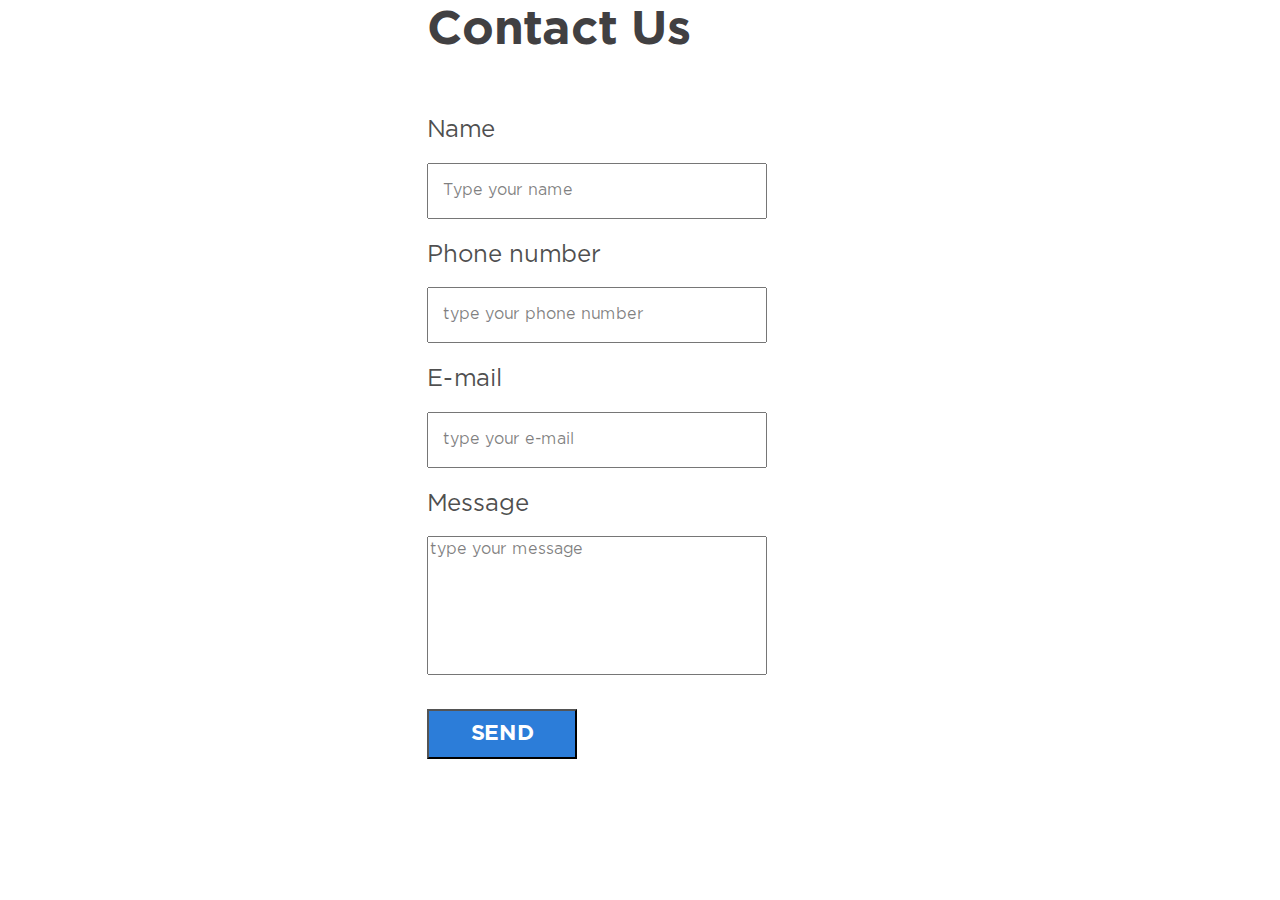
<file: contact_us.html>
<!DOCTYPE html>
<html lang="en">
<head>
  <meta charset="UTF-8">
  <title>Title</title>
  <link rel="stylesheet" href="css/contact_us.css">
  <link rel="stylesheet" href="fonts/stylesheet.css">
</head>
<body>
<div class="contact_us">
  <div class="title">
    Contact Us
  </div>
  <div class="items">
    <div class="items__left">
      <div class="item__title">
        Name
      </div>
      <input value="Type your name">
      <div class="item__title">
        Phone number
      </div>
      <input value="type your phone number">
      <div class="item__title">
        E-mail
      </div>
      <input value="type your e-mail">
      <div class="item__title">
        Message
      </div>
      <div class="items__textarea">
        <textarea>type your message</textarea>
      </div>
      <button class="contact_us__button lang" key="send"><a href="successfully.html">Send</a></button>
    </div>
  </div>
</div>
</body>
</html>
</file>
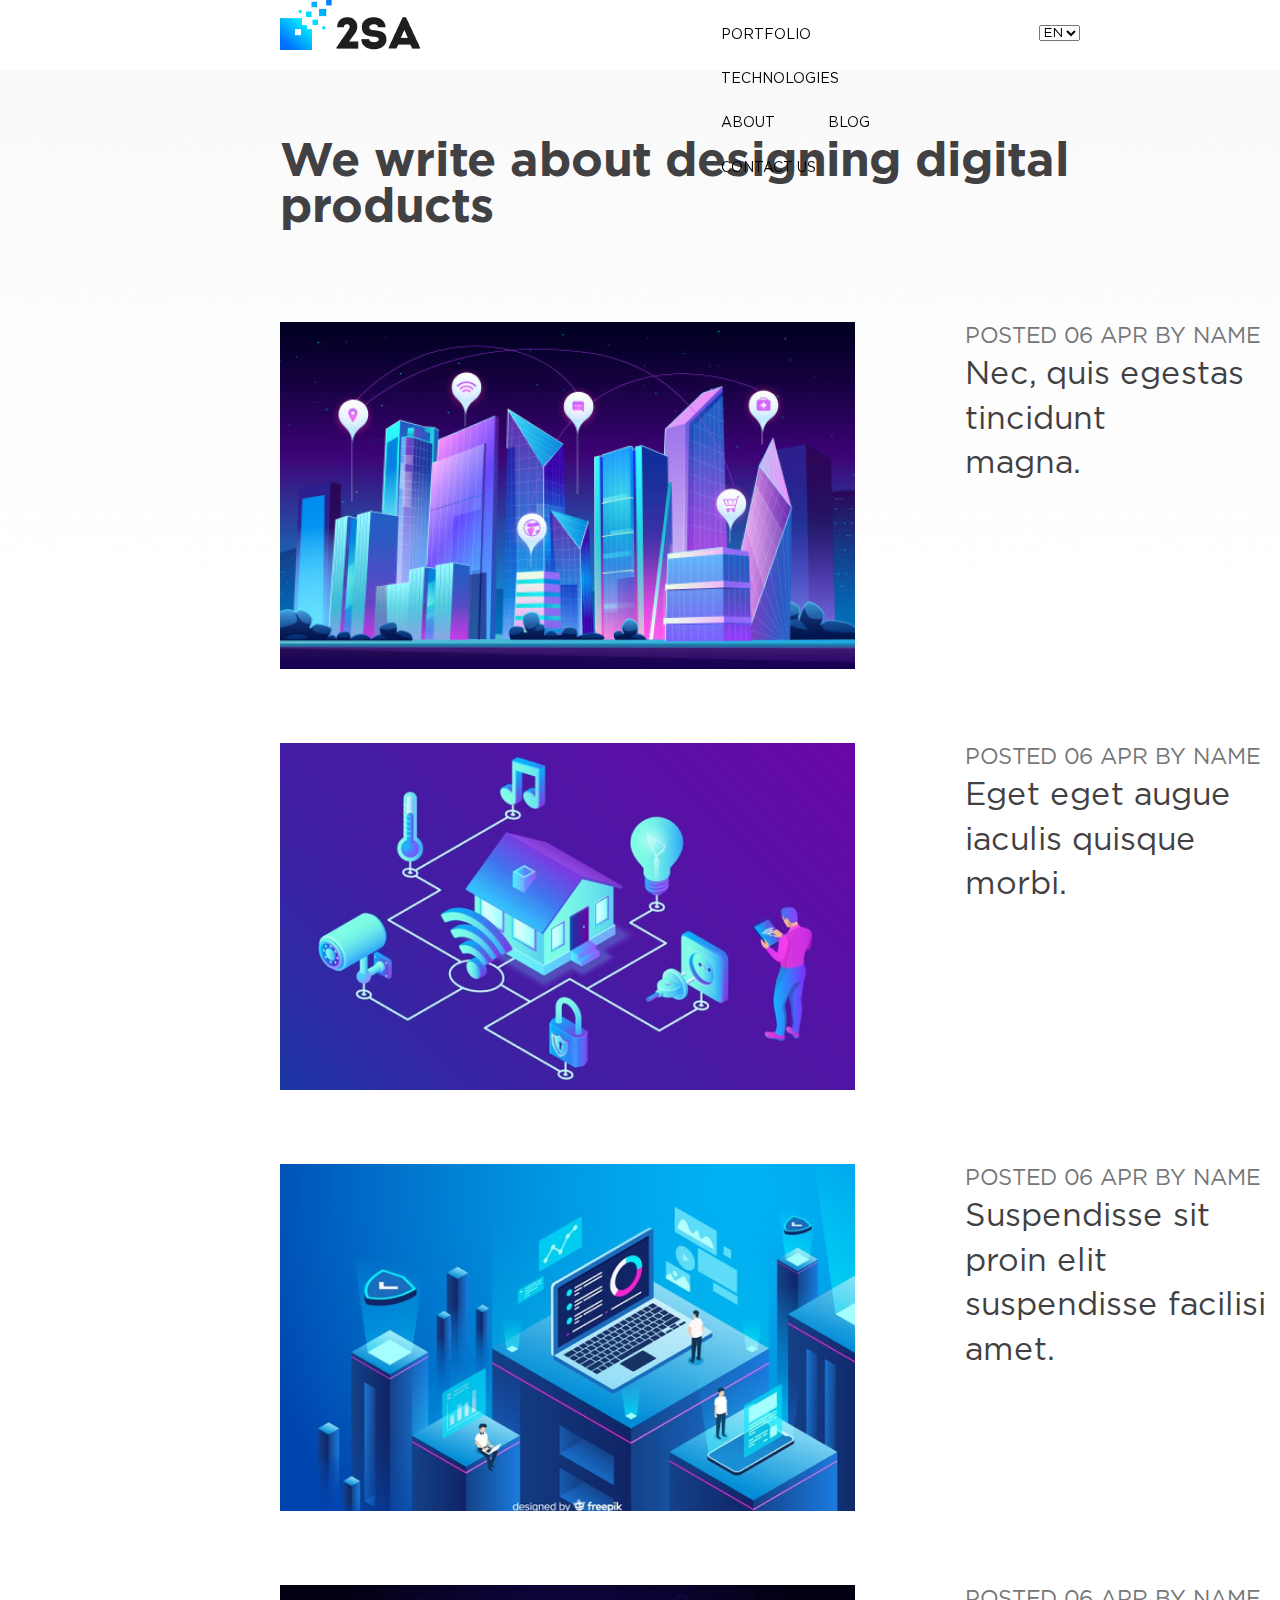
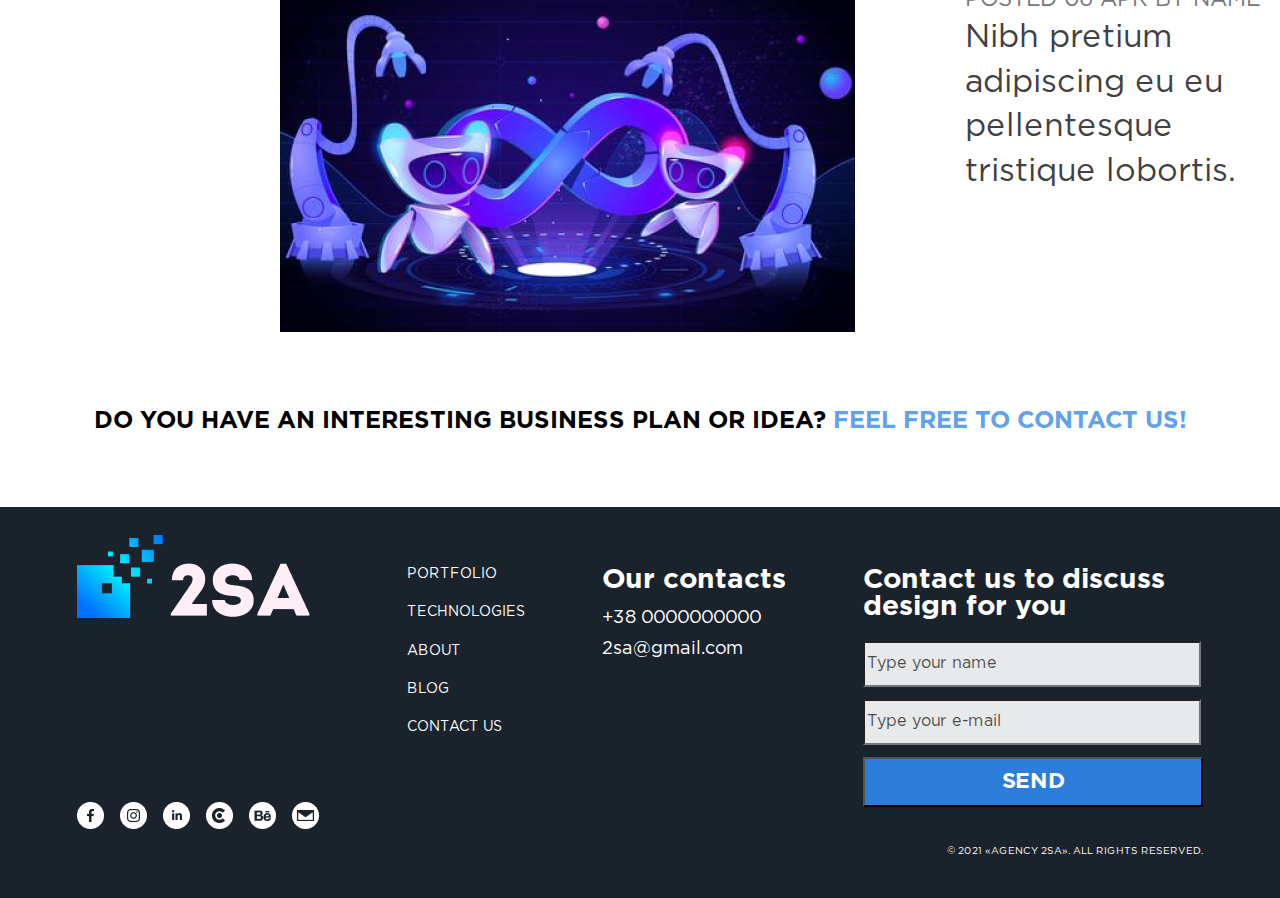
<file: digital_products.html>
<!DOCTYPE html>
<html lang="en">
<head>
    <meta charset="UTF-8">
    <title>2SA</title>
    <link rel="stylesheet" href="fonts/stylesheet.css">
    <link rel="stylesheet" href="css/style.css">
    <link rel="stylesheet" href="css/digital_products.css">
</head>
<body>
<header>
    <div class="header__content">
        <div class="header__logo">
            <img src="img/index/header/header_logo.png">
        </div>
        <div class="push"></div>
        <div class="header__menu">
            <ul>
                <li><a href="#">PORTFOLIO</a></li>
                <li><a href="#">TECHNOLOGIES</a></li>
                <li><a href="#">ABOUT</a></li>
                <li><a href="#">BLOG</a></li>
                <li><a href="#">CONTACT US</a></li>
            </ul>
        </div>
        <div class="header__language">
            <select name="language">
                <option value="one">EN</option>
                <option value="two">RU</option>
            </select>
        </div>
    </div>
</header>
<section class="digital__product">
    <div class="digital__product__content">
        <div class="digital__product__title">
            We write about designing digital products
        </div>
        <div class="digital__product__item">
            <div class="digital__product__item__one">
                <div class="digital__product__item__img">
                    <img src="img/digital_product/one.png">
                </div>
                <div class="digital__product__item__strings">
                    <div class="digital__product__item__title">
                        Posted 06 Apr by Name
                    </div>
                    <div class="digital__product__item__text">
                        Nec, quis egestas tincidunt<br>
                        magna.
                    </div>
                </div>
            </div>
            <div class="digital__product__item__two">
                <div class="digital__product__item__img">
                    <img src="img/digital_product/two.png">
                </div>
                <div class="digital__product__item__strings">
                    <div class="digital__product__item__title">
                        Posted 06 Apr by Name
                    </div>
                    <div class="digital__product__item__text">
                        Eget eget augue iaculis quisque<br>
                        morbi.
                    </div>
                </div>
            </div>
            <div class="digital__product__item__three">
                <div class="digital__product__item__img">
                    <img src="img/digital_product/three.png">
                </div>
                <div class="digital__product__item__strings">
                    <div class="digital__product__item__title">
                        Posted 06 Apr by Name
                    </div>
                    <div class="digital__product__item__text">
                        Suspendisse sit proin elit<br>
                        suspendisse facilisi amet.
                    </div>
                </div>
            </div>
            <div class="digital__product__item__four">
                <div class="digital__product__item__img">
                    <img src="img/digital_product/four.png">
                </div>
                <div class="digital__product__item__strings">
                    <div class="digital__product__item__title">
                        Posted 06 Apr by Name
                    </div>
                    <div class="digital__product__item__text">
                        Nibh pretium adipiscing eu eu<br>
                        pellentesque tristique lobortis.
                    </div>
                </div>
            </div>
        </div>
    </div>
    <div class="digital__product__title__bottom">
        DO you have an interesting business plan or idea?<a href="#"> Feel free to contact us!</a>
    </div>
</section>
<footer>
    <div class="footer__content">
        <div class="footer__social">
            <div class="footer__logo">
                <img src="img/index/footer/footer_logo.png">
            </div>
            <div class="footer__messengers">
                <img src="img/index/footer/facebook.png">
                <img src="img/index/footer/instagram.png">
                <img src="img/index/footer/link.png">
                <img src="img/index/footer/clutch.png">
                <img src="img/index/footer/behac.png">
                <img src="img/index/footer/mail.png">
            </div>
        </div>
        <div class="footer__menu">
            <ul>
                <li>PORTFOLIO</li>
                <li>TECHNOLOGIES</li>
                <li>ABOUT</li>
                <li>BLOG</li>
                <li>CONTACT US</li>
            </ul>
        </div>
        <div class="footer__contacts">
            <div class="footer__contacts__title">
                Our contacts
            </div>
            <div class="footer__contacts__number">
                +38 0000000000
            </div>
            <div class="footer__contacts__mail">
                2sa@gmail.com
            </div>
        </div>
        <div class="footer__mail">
            <div class="footer__mail__title">
                Contact us to discuss<br>
                design for you
            </div>
            <input class="footer__input" value="Type your name">
            <input class="footer__input" type="email" value="Type your e-mail">
            <button class="footer__button">Send</button>
            <div class="footer__mail__cooperate">
                © 2021 «AGENCY 2SA». All rights reserved.
            </div>
        </div>
    </div>
</footer>
</body>
</html>
</file>
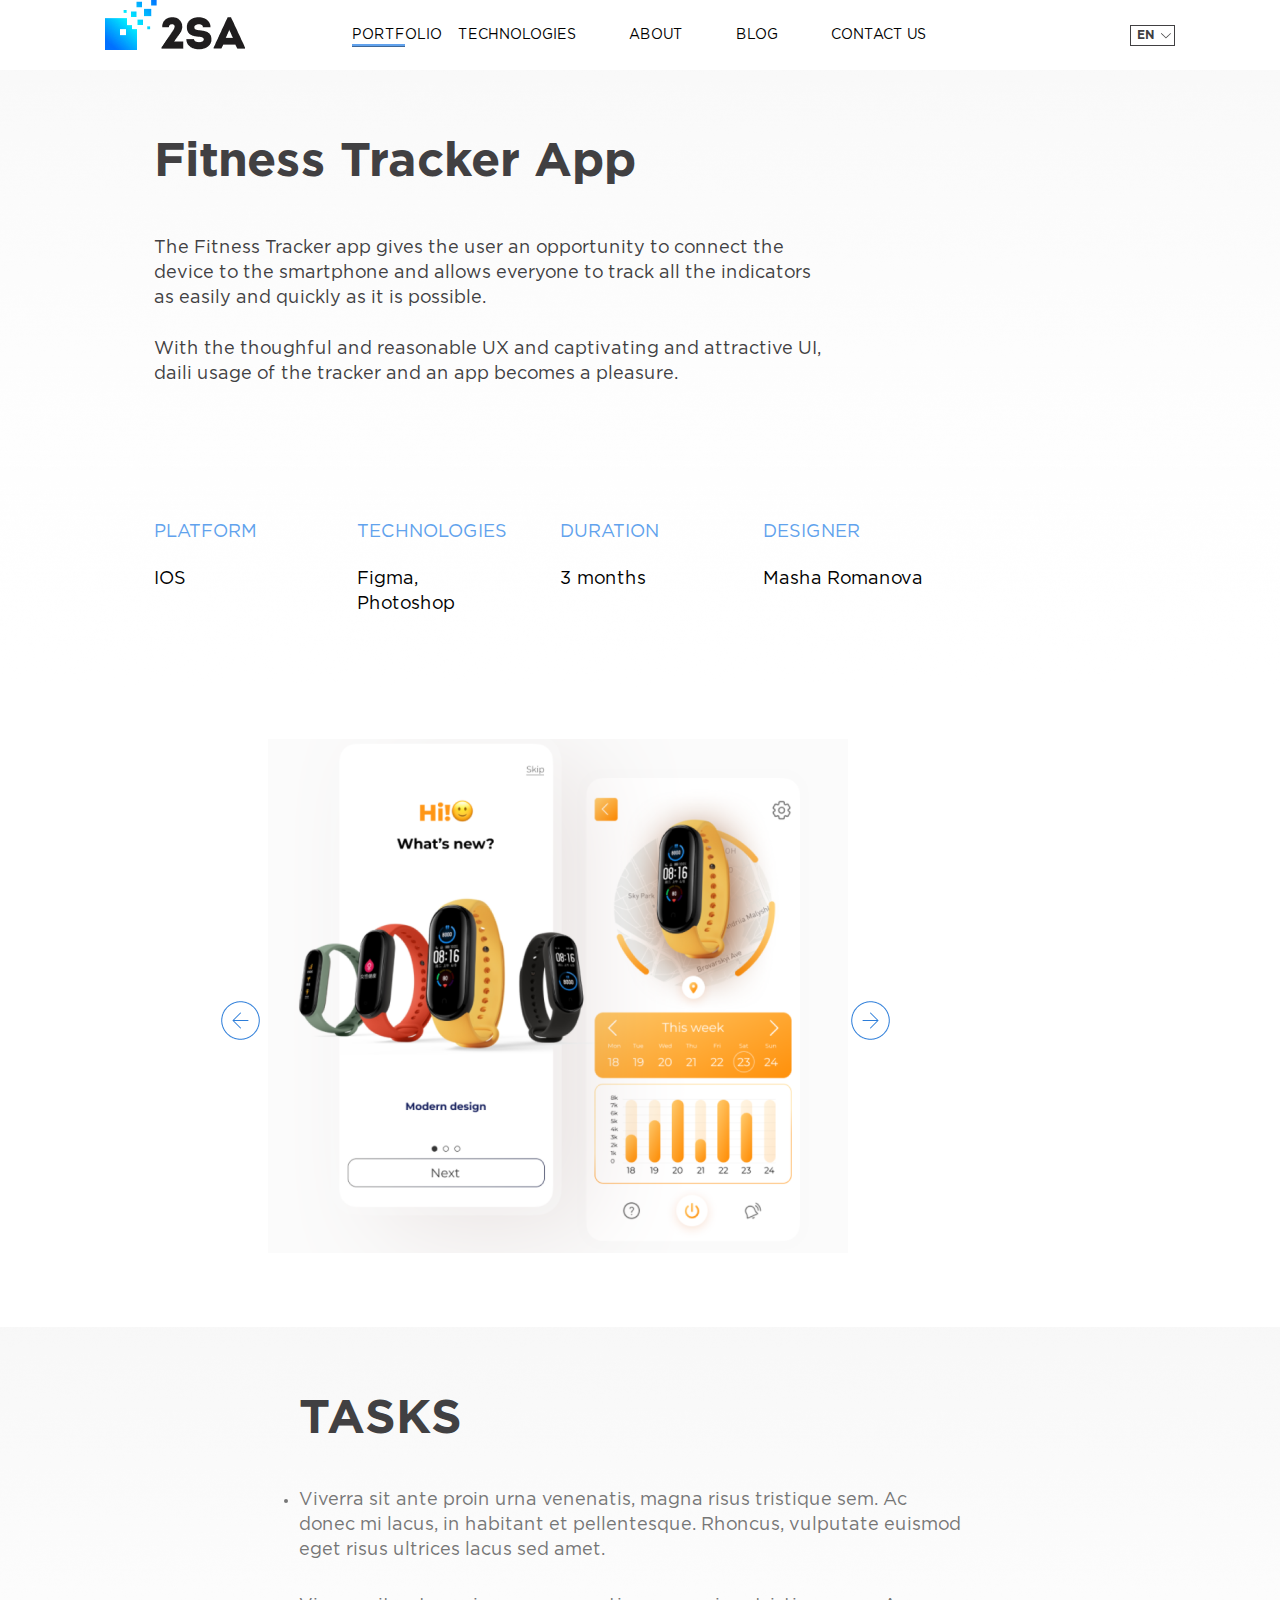
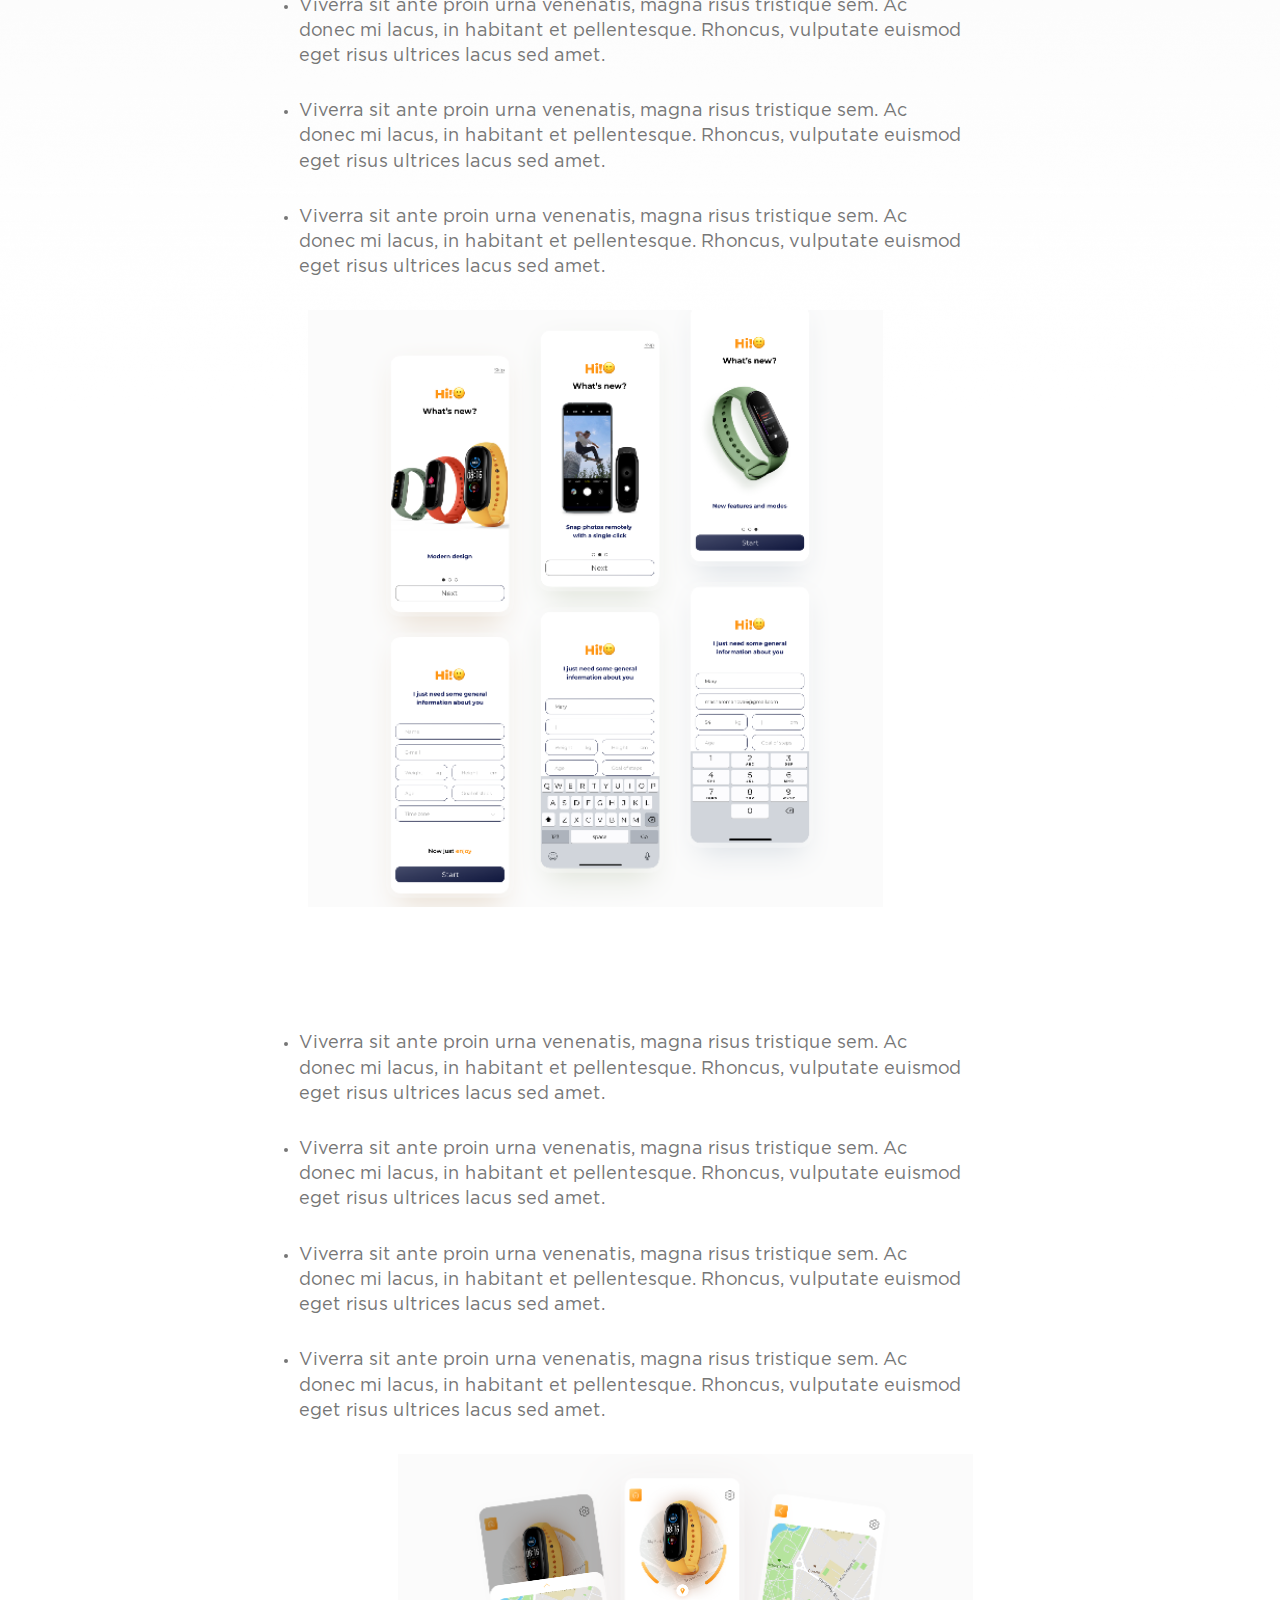
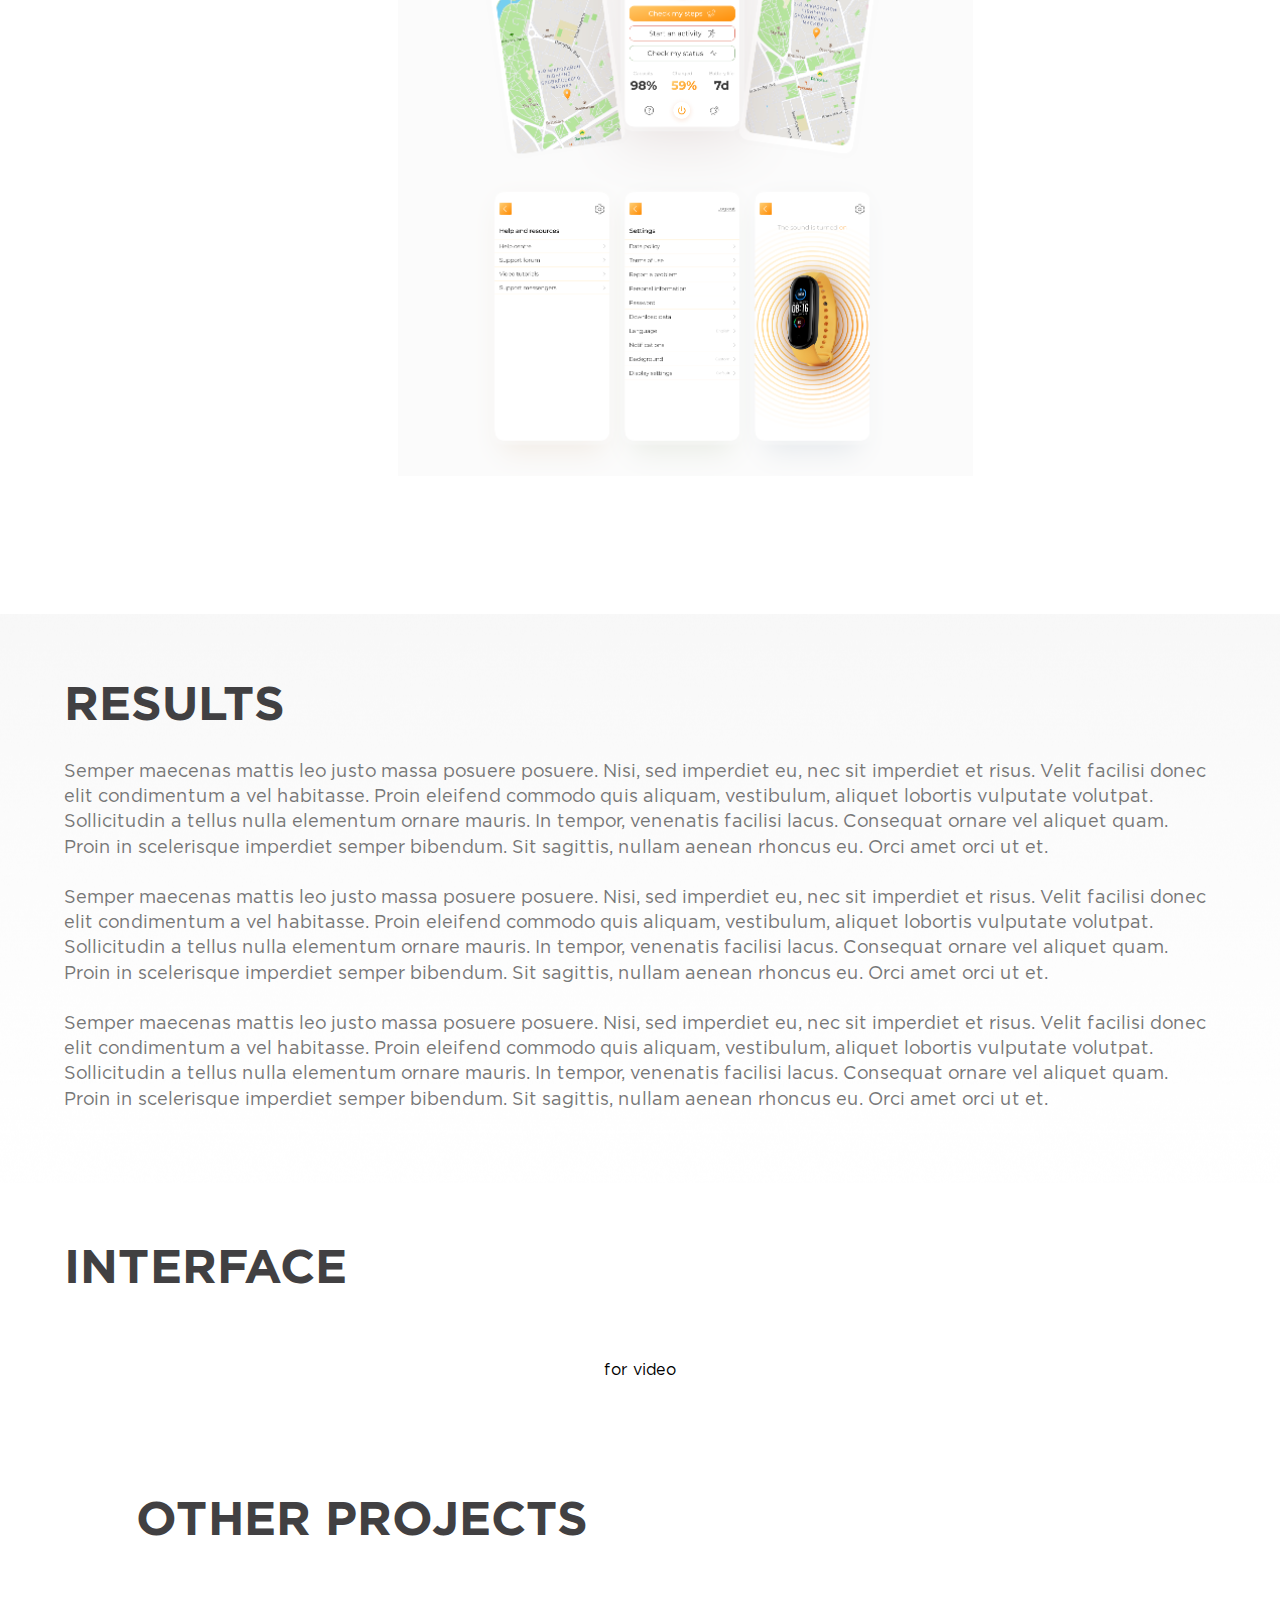
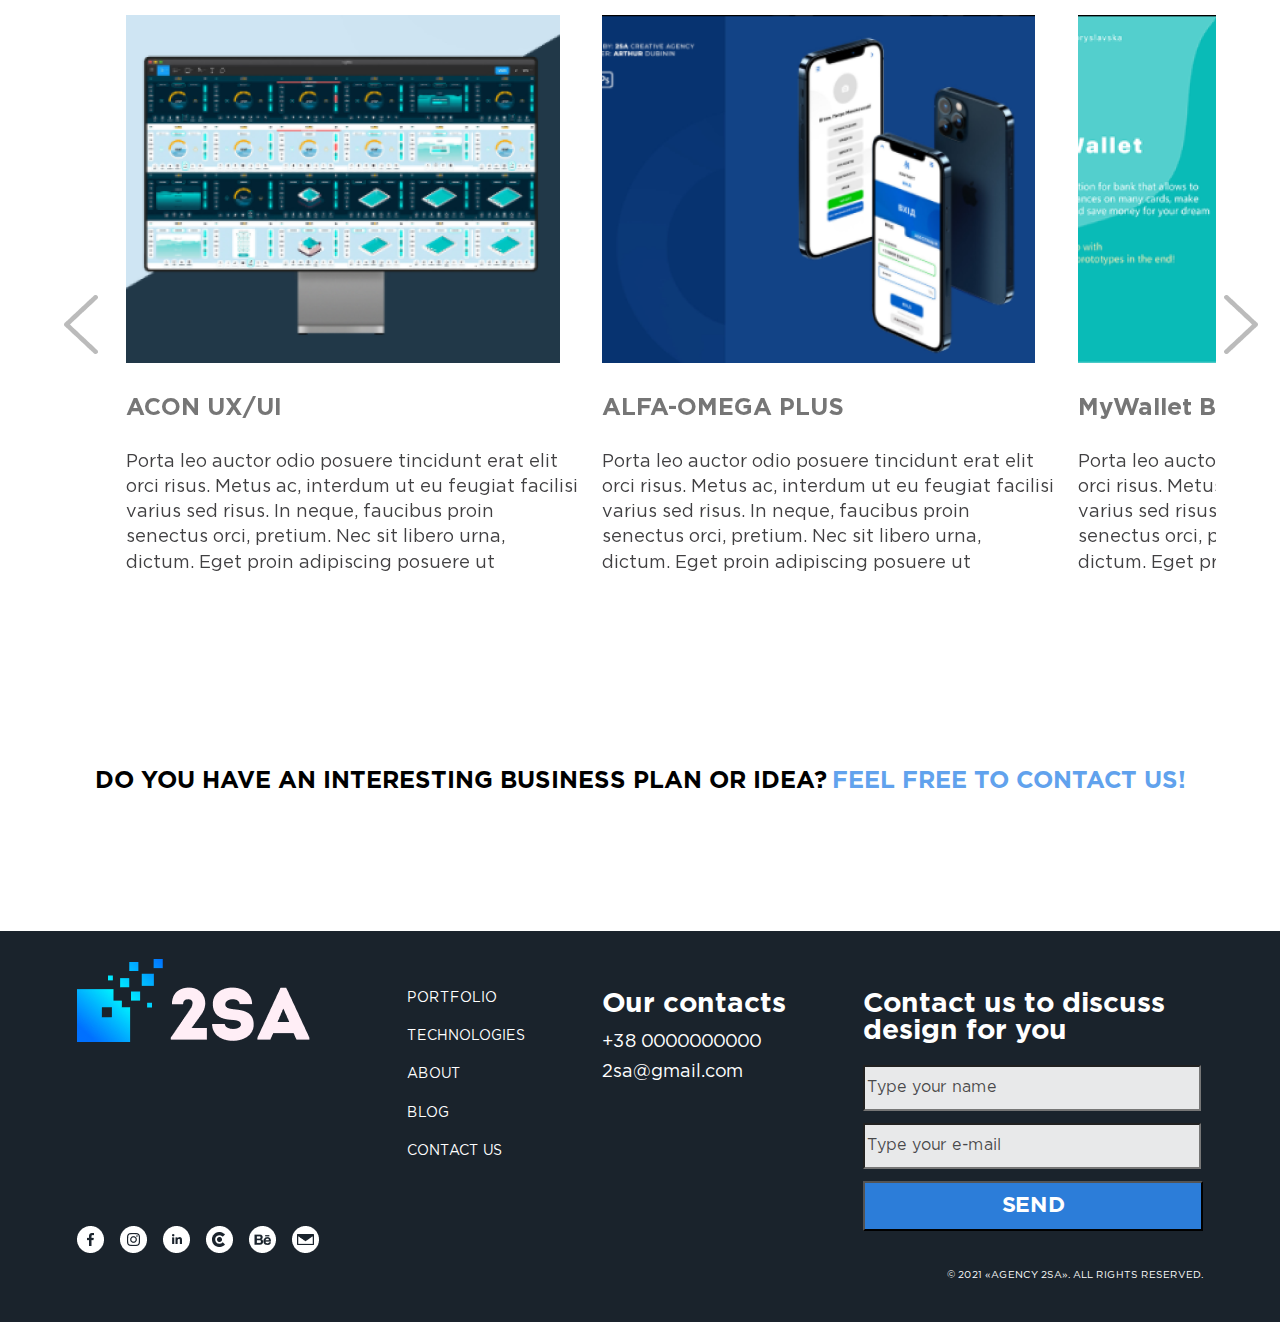
<file: fitness__tracker.html>
<!DOCTYPE html>
<html lang="en">
<head>
    <meta charset="UTF-8">
    <title>2SA</title>
    <link rel="stylesheet" href="fonts/stylesheet.css">
    <link rel="stylesheet" href="css/style.css">
    <link rel="stylesheet" href="css/fitness__tracker.css">
    <link rel="stylesheet" href="css/media.css">
    <script src="js/language.min.js"></script>
</head>
<body>
<header>
    <div class="header__content">
        <div class="header__logo">
            <a href="index.html"><img src="img/index/header/header_logo.png"></a>
        </div>
        <div class="push"></div>
        <div class="header__menu">
            <ul>
                <li class="portfolio__border"><a href="portfolio.html" class="lang" key="port">PORTFOLIO</a></li>
                <li><a href="technologies.html" class="lang" key="tech">TECHNOLOGIES</a></li>
                <li><a href="about.html" class="lang" key="about">ABOUT</a></li>
                <li><a href="blog.html" class="lang" key="blog">BLOG</a></li>
                <li><a href="contact_us.html" class="lang" key="contact">CONTACT US</a></li>
            </ul>
        </div>
        <div class="header__language">
            <div class="dropdown">
                <span>EN</span>
                <div class="dropdown-content">
                    <button id="en" class="translate">EN</button>
                    <button id="ru" class="translate">RU</button>
                </div>
                <div class="dropdown__img">
                    <img src="img/index/header/list.png">
                </div>
            </div>
        </div>
    </div>
</header>
<section class="fitness__tracker">
    <div class="fitness__tracker__content">
        <div class="fitness__tracker__content__left">
            <div class="fitness__tracker__title">
                Fitness Tracker App
            </div>
            <div class="fitness__tracker__text">
                The Fitness Tracker app gives the user an opportunity to connect the<br>
                device to the smartphone and allows everyone to track all the indicators<br>
                as easily and quickly as it is possible.<br>
                <br>
                With the thoughful and reasonable UX and captivating and attractive UI,<br>
                daili usage of the tracker and an app becomes a pleasure.
            </div>
            <div class="fitness__tracker__item">
                <ul>
                    <div class="fitness__tracker__item__li">
                        <li>Platform</li>
                    </div>
                    <li>IOS</li>
                </ul>
                <ul>
                    <div class="fitness__tracker__item__li">
                        <li class="item__item">technologies</li>
                    </div>
                    <li>Figma, Photoshop</li>
                </ul>
                <ul>
                    <div class="fitness__tracker__item__li">
                        <li class="item__item">duration</li>
                    </div>
                    <li>3 months</li>
                </ul>
                <ul>
                    <div class="fitness__tracker__item__li">
                        <li class="item__item">designer</li>
                    </div>
                    <li>Masha Romanova</li>
                </ul>
            </div>
        </div>
        <div class="fitness__tracker__content__right">
            <div class="main__slider">
                    <div class="slider__item">
                        <img src="img/fitness_tracker/fitness_tracker_content/tracker.png">
                    </div>
                    <div class="slider__item">
                        <img src="img/fitness_tracker/fitness_tracker_content/tracker.png">
                    </div>
                    <div class="slider__item">
                        <img src="img/fitness_tracker/fitness_tracker_content/tracker.png">
                    </div>
            </div>
        </div>
    </div>
</section>
<section class="tasks">
    <div class="tasks__content">
        <div class="tasks__content__top">
            <div class="tasks__content__top__img">
                <img src="img/fitness_tracker/tasks/top.png">
            </div>
            <div class="tasks__content__text">
                <div class="tasks__content__title">
                    TASKS
                </div>
                <ul>
                    <li>Viverra sit ante proin urna venenatis, magna risus tristique sem. Ac<br>
                        donec mi lacus, in habitant et pellentesque. Rhoncus, vulputate euismod<br>
                        eget risus ultrices lacus sed amet.
                    </li>
                    <li>Viverra sit ante proin urna venenatis, magna risus tristique sem. Ac<br>
                        donec mi lacus, in habitant et pellentesque. Rhoncus, vulputate euismod<br>
                        eget risus ultrices lacus sed amet.
                    </li>
                    <li>Viverra sit ante proin urna venenatis, magna risus tristique sem. Ac<br>
                        donec mi lacus, in habitant et pellentesque. Rhoncus, vulputate euismod<br>
                        eget risus ultrices lacus sed amet.
                    </li>
                    <li>Viverra sit ante proin urna venenatis, magna risus tristique sem. Ac<br>
                        donec mi lacus, in habitant et pellentesque. Rhoncus, vulputate euismod<br>
                        eget risus ultrices lacus sed amet.
                    </li>
                </ul>
            </div>
        </div>
        <div class="tasks__content__bottom">
            <div class="results__content__top">
                <div class="tasks__content__text">
                    <ul>
                        <li>Viverra sit ante proin urna venenatis, magna risus tristique sem. Ac<br>
                            donec mi lacus, in habitant et pellentesque. Rhoncus, vulputate euismod<br>
                            eget risus ultrices lacus sed amet.
                        </li>
                        <li>Viverra sit ante proin urna venenatis, magna risus tristique sem. Ac<br>
                            donec mi lacus, in habitant et pellentesque. Rhoncus, vulputate euismod<br>
                            eget risus ultrices lacus sed amet.
                        </li>
                        <li>Viverra sit ante proin urna venenatis, magna risus tristique sem. Ac<br>
                            donec mi lacus, in habitant et pellentesque. Rhoncus, vulputate euismod<br>
                            eget risus ultrices lacus sed amet.
                        </li>
                        <li>Viverra sit ante proin urna venenatis, magna risus tristique sem. Ac<br>
                            donec mi lacus, in habitant et pellentesque. Rhoncus, vulputate euismod<br>
                            eget risus ultrices lacus sed amet.
                        </li>
                    </ul>
                </div>
            </div>
            <div class="tasks__content__bottom__img">
                <img src="img/fitness_tracker/tasks/bottom.png">
            </div>
        </div>
    </div>
</section>
<section class="results">
    <div class="results__content">
        <div class="results__content__bottom">
            <div class="results__content__title">
                RESULTS
            </div>
            <div class="results__content__text">
                Semper maecenas mattis leo justo massa posuere posuere. Nisi, sed imperdiet eu, nec sit imperdiet et
                risus. Velit facilisi donec elit condimentum a
                vel habitasse. Proin eleifend commodo quis aliquam, vestibulum, aliquet lobortis vulputate volutpat.
                Sollicitudin a tellus nulla elementum ornare
                mauris. In tempor, venenatis facilisi lacus. Consequat ornare vel aliquet quam. Proin in scelerisque
                imperdiet semper bibendum. Sit sagittis, nullam
                aenean rhoncus eu. Orci amet orci ut et.
                <br><br>
                Semper maecenas mattis leo justo massa posuere posuere. Nisi, sed imperdiet eu, nec sit imperdiet et
                risus. Velit facilisi donec elit condimentum a
                vel habitasse. Proin eleifend commodo quis aliquam, vestibulum, aliquet lobortis vulputate volutpat.
                Sollicitudin a tellus nulla elementum ornare
                mauris. In tempor, venenatis facilisi lacus. Consequat ornare vel aliquet quam. Proin in scelerisque
                imperdiet semper bibendum. Sit sagittis, nullam
                aenean rhoncus eu. Orci amet orci ut et.
                <br><br>
                Semper maecenas mattis leo justo massa posuere posuere. Nisi, sed imperdiet eu, nec sit imperdiet et
                risus. Velit facilisi donec elit condimentum a
                vel habitasse. Proin eleifend commodo quis aliquam, vestibulum, aliquet lobortis vulputate volutpat.
                Sollicitudin a tellus nulla elementum ornare
                mauris. In tempor, venenatis facilisi lacus. Consequat ornare vel aliquet quam. Proin in scelerisque
                imperdiet semper bibendum. Sit sagittis, nullam
                aenean rhoncus eu. Orci amet orci ut et.
            </div>
        </div>
    </div>
</section>
<section class="interface">
    <div class="interface__content">
        <div class="interface__content__title">
            INTERFACE
        </div>
        <div class="interface__content__video">
            for video
        </div>
    </div>
</section>
<section class="other__product">
    <div class="other__product__content">
        <div class="other__product__title">
            OTHER PROJECTS
        </div>
        <div class="interface__content__slider">
            <div class="interface__content__slider__main">
                <!--<div class="interface__content__slider__left">
                    <img src="img/fitness_tracker/other_product/left.png">
                </div>-->
                <div class="interface__content__slider__items">
                    <div class="interface__content__slider__items__first">
                        <div class="interface__content__slider__items__img">
                            <img src="img/fitness_tracker/other_product/first.png">
                        </div>
                        <div class="interface__content__slider__items__title">
                            ACON UX/UI
                        </div>
                        <div class="interface__content__slider__items__text">
                            Porta leo auctor odio posuere tincidunt erat elit<br>
                            orci risus. Metus ac, interdum ut eu feugiat facilisi<br>
                            varius sed risus. In neque, faucibus proin<br>
                            senectus orci, pretium. Nec sit libero urna,<br>
                            dictum. Eget proin adipiscing posuere ut
                        </div>
                    </div>
                    <div class="interface__content__slider__items__second">
                        <div class="interface__content__slider__items__img">
                            <img src="img/fitness_tracker/other_product/second.png">
                        </div>
                        <div class="interface__content__slider__items__title">
                            ALFA-OMEGA PLUS
                        </div>
                        <div class="interface__content__slider__items__text">
                            Porta leo auctor odio posuere tincidunt erat elit<br>
                            orci risus. Metus ac, interdum ut eu feugiat facilisi<br>
                            varius sed risus. In neque, faucibus proin<br>
                            senectus orci, pretium. Nec sit libero urna,<br>
                            dictum. Eget proin adipiscing posuere ut
                        </div>
                    </div>
                    <div class="interface__content__slider__items__third">
                        <div class="interface__content__slider__items__img">
                            <img src="img/fitness_tracker/other_product/third.png">
                        </div>
                        <div class="interface__content__slider__items__title">
                            MyWallet Bank App
                        </div>
                        <div class="interface__content__slider__items__text">
                            Porta leo auctor odio posuere tincidunt erat elit<br>
                            orci risus. Metus ac, interdum ut eu feugiat facilisi<br>
                            varius sed risus. In neque, faucibus proin<br>
                            senectus orci, pretium. Nec sit libero urna,<br>
                            dictum. Eget proin adipiscing posuere ut
                        </div>
                    </div>
                </div>
                <!--<div class="interface__content__slider__right">
                    <img src="img/fitness_tracker/other_product/right.png">
                </div>-->
            </div>
        </div>
        <div class="info__bottom__item">
            <div class="info__text__bottom lang" key="contact us footer">
                DO you have an interesting business plan or idea?
            </div>
            <a href="#" class="info__bottom__link lang" key="contact us link"> Feel free to contact us!</a>
        </div>
    </div>
</section>
<footer>
    <div class="footer__content">
        <div class="footer__social">
            <div class="footer__logo">
                <img src="img/index/footer/footer_logo.png">
            </div>
            <div class="footer__messengers">
                <img src="img/index/footer/facebook.png">
                <img src="img/index/footer/instagram.png">
                <img src="img/index/footer/link.png">
                <img src="img/index/footer/clutch.png">
                <img src="img/index/footer/behac.png">
                <img src="img/index/footer/mail.png">
            </div>
        </div>
        <div class="footer__menu">
            <ul>
                <li><a href="#" class="lang" key="port">PORTFOLIO</a></li>
                <li><a href="#" class="lang" key="tech">TECHNOLOGIES</a></li>
                <li><a href="#" class="lang" key="about">ABOUT</a></li>
                <li><a href="#" class="lang" key="blog">BLOG</a></li>
                <li><a href="#" class="lang" key="contact">CONTACT US</a></li>
            </ul>
        </div>
        <div class="footer__contacts">
            <div class="footer__contacts__title lang" key="footer contacts">
                Our contacts
            </div>
            <div class="footer__contacts__number">
                +38 0000000000
            </div>
            <div class="footer__contacts__mail">
                2sa@gmail.com
            </div>
        </div>
        <div class="footer__mail">
            <div class="footer__mail__title lang" key="discuss">
                Contact us to discuss<br>
                design for you
            </div>
            <input class="footer__input" value="Type your name">
            <input class="footer__input" type="email" value="Type your e-mail">
            <button class="footer__button lang" key="send">Send</button>
            <div class="footer__mail__cooperate">
                © 2021 «AGENCY 2SA». All rights reserved.
            </div>
        </div>
    </div>
</footer>
<script src="https://code.jquery.com/jquery-3.6.0.min.js"></script>
<script src="js/slick.min.js"></script>
<script src="js/slider.js"></script>
</body>
</html>
</file>
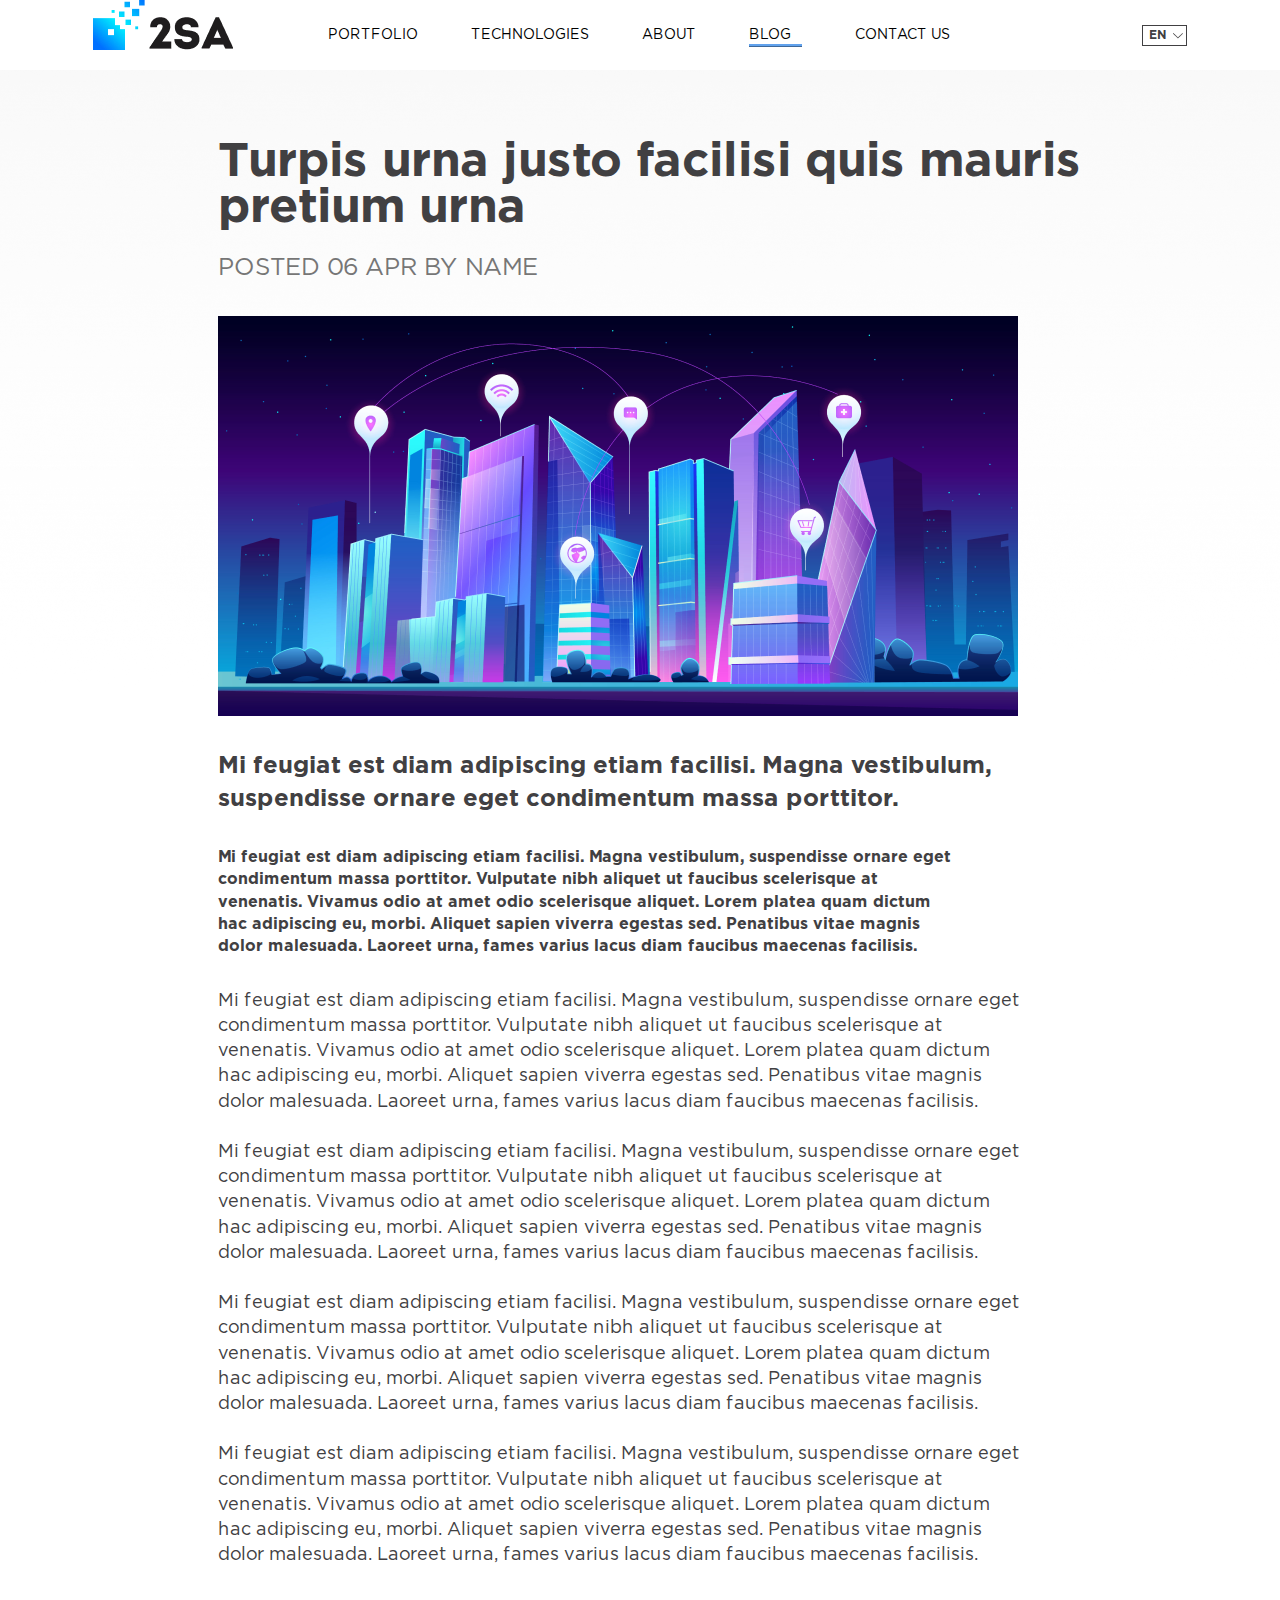
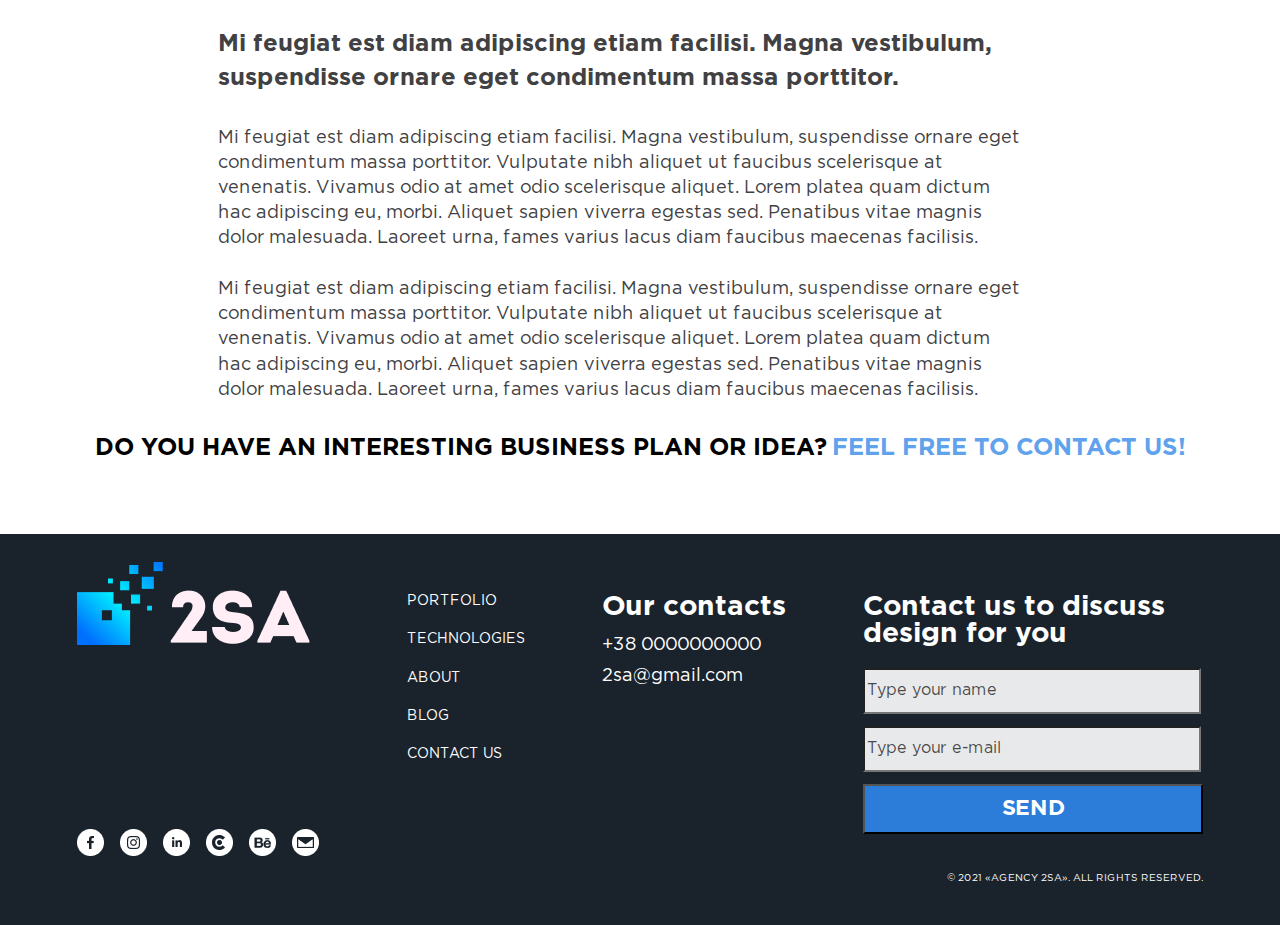
<file: info.html>
<!DOCTYPE html>
<html lang="en">
<head>
    <meta charset="UTF-8">
    <title>2SA</title>
    <link rel="stylesheet" href="fonts/stylesheet.css">
    <link rel="stylesheet" href="css/style.css">
    <link rel="stylesheet" href="css/info.css">
    <link rel="stylesheet" href="css/media.css">
    <script src="js/language.min.js"></script>
</head>
<body>
<header>
    <div class="header__content">
        <div class="header__logo">
            <a href="index.html"><img src="img/index/header/header_logo.png"></a>
        </div>
        <div class="push"></div>
        <div class="header__menu">
            <ul>
                <li ><a href="portfolio.html" class="lang" key="port">PORTFOLIO</a></li>
                <li ><a href="technologies.html" class="lang" key="tech">TECHNOLOGIES</a></li>
                <li ><a href="about.html" class="lang" key="about">ABOUT</a></li>
                <li class="info__border"><a href="blog.html" class="lang" key="blog">BLOG</a></li>
                <li ><a href="contact_us.html" class="lang" key="contact">CONTACT US</a></li>
            </ul>
        </div>
        <div class="header__language">
            <div class="dropdown">
                <span>EN</span>
                <div class="dropdown-content">
                    <button id="en" class="translate">EN</button>
                    <button id="ru" class="translate">RU</button>
                </div>
                <div class="dropdown__img">
                    <img src="img/index/header/list.png">
                </div>
            </div>
        </div>
    </div>
</header>
<section class="info">
    <div class="info__content">
        <div class="info__content__title">
            Turpis urna justo facilisi quis mauris pretium urna
        </div>
        <div class="info__title_second">
            Posted 06 Apr by Name
        </div>
        <div class="info__img">
            <img src="img/info/city.png">
        </div>
        <div class="info__text__title">
            Mi feugiat est diam adipiscing etiam facilisi. Magna vestibulum,<br>
            suspendisse ornare eget condimentum massa porttitor.
        </div>
        <div class="info__text__first">
            Mi feugiat est diam adipiscing etiam facilisi. Magna vestibulum, suspendisse ornare eget<br>
            condimentum massa porttitor. Vulputate nibh aliquet ut faucibus scelerisque at<br>
            venenatis. Vivamus odio at amet odio scelerisque aliquet. Lorem platea quam dictum<br>
            hac adipiscing eu, morbi. Aliquet sapien viverra egestas sed. Penatibus vitae magnis<br>
            dolor malesuada. Laoreet urna, fames varius lacus diam faucibus maecenas facilisis.
        </div>
        <div class="info__text__second">
            Mi feugiat est diam adipiscing etiam facilisi. Magna vestibulum, suspendisse ornare eget<br>
            condimentum massa porttitor. Vulputate nibh aliquet ut faucibus scelerisque at<br>
            venenatis. Vivamus odio at amet odio scelerisque aliquet. Lorem platea quam dictum<br>
            hac adipiscing eu, morbi. Aliquet sapien viverra egestas sed. Penatibus vitae magnis<br>
            dolor malesuada. Laoreet urna, fames varius lacus diam faucibus maecenas facilisis.<br>
            <br>
            Mi feugiat est diam adipiscing etiam facilisi. Magna vestibulum, suspendisse ornare eget<br>
            condimentum massa porttitor. Vulputate nibh aliquet ut faucibus scelerisque at<br>
            venenatis. Vivamus odio at amet odio scelerisque aliquet. Lorem platea quam dictum<br>
            hac adipiscing eu, morbi. Aliquet sapien viverra egestas sed. Penatibus vitae magnis<br>
            dolor malesuada. Laoreet urna, fames varius lacus diam faucibus maecenas facilisis.<br>
            <br>
            Mi feugiat est diam adipiscing etiam facilisi. Magna vestibulum, suspendisse ornare eget<br>
            condimentum massa porttitor. Vulputate nibh aliquet ut faucibus scelerisque at<br>
            venenatis. Vivamus odio at amet odio scelerisque aliquet. Lorem platea quam dictum<br>
            hac adipiscing eu, morbi. Aliquet sapien viverra egestas sed. Penatibus vitae magnis<br>
            dolor malesuada. Laoreet urna, fames varius lacus diam faucibus maecenas facilisis.<br>
            <br>
            Mi feugiat est diam adipiscing etiam facilisi. Magna vestibulum, suspendisse ornare eget<br>
            condimentum massa porttitor. Vulputate nibh aliquet ut faucibus scelerisque at<br>
            venenatis. Vivamus odio at amet odio scelerisque aliquet. Lorem platea quam dictum<br>
            hac adipiscing eu, morbi. Aliquet sapien viverra egestas sed. Penatibus vitae magnis<br>
            dolor malesuada. Laoreet urna, fames varius lacus diam faucibus maecenas facilisis.<br>
        </div>
        <div class="info__text__title">
            Mi feugiat est diam adipiscing etiam facilisi. Magna vestibulum,<br>
            suspendisse ornare eget condimentum massa porttitor.
        </div>
        <div class="info__text__second">
            Mi feugiat est diam adipiscing etiam facilisi. Magna vestibulum, suspendisse ornare eget<br>
            condimentum massa porttitor. Vulputate nibh aliquet ut faucibus scelerisque at<br>
            venenatis. Vivamus odio at amet odio scelerisque aliquet. Lorem platea quam dictum<br>
            hac adipiscing eu, morbi. Aliquet sapien viverra egestas sed. Penatibus vitae magnis<br>
            dolor malesuada. Laoreet urna, fames varius lacus diam faucibus maecenas facilisis.<br>
            <br>
            Mi feugiat est diam adipiscing etiam facilisi. Magna vestibulum, suspendisse ornare eget<br>
            condimentum massa porttitor. Vulputate nibh aliquet ut faucibus scelerisque at<br>
            venenatis. Vivamus odio at amet odio scelerisque aliquet. Lorem platea quam dictum<br>
            hac adipiscing eu, morbi. Aliquet sapien viverra egestas sed. Penatibus vitae magnis<br>
            dolor malesuada. Laoreet urna, fames varius lacus diam faucibus maecenas facilisis.<br>
        </div>
    </div>
    <div class="info__bottom__item">
        <div class="info__text__bottom lang" key="contact us footer">
            DO you have an interesting business plan or idea?
        </div>
        <a href="#" class="info__bottom__link lang" key="contact us link"> Feel free to contact us!</a>
    </div>
</section>
<footer>
    <div class="footer__content">
        <div class="footer__social">
            <div class="footer__logo">
                <img src="img/index/footer/footer_logo.png">
            </div>
            <div class="footer__messengers">
                <img src="img/index/footer/facebook.png">
                <img src="img/index/footer/instagram.png">
                <img src="img/index/footer/link.png">
                <img src="img/index/footer/clutch.png">
                <img src="img/index/footer/behac.png">
                <img src="img/index/footer/mail.png">
            </div>
        </div>
        <div class="footer__menu">
            <ul>
                <li ><a href="#" class="lang" key="port">PORTFOLIO</a></li>
                <li ><a href="#" class="lang" key="tech">TECHNOLOGIES</a></li>
                <li ><a href="#" class="lang" key="about">ABOUT</a></li>
                <li ><a href="#" class="lang" key="blog">BLOG</a></li>
                <li ><a href="#" class="lang" key="contact">CONTACT US</a></li>
            </ul>
        </div>
        <div class="footer__contacts">
            <div class="footer__contacts__title lang" key="footer contacts">
                Our contacts
            </div>
            <div class="footer__contacts__number">
                +38 0000000000
            </div>
            <div class="footer__contacts__mail">
                2sa@gmail.com
            </div>
        </div>
        <div class="footer__mail">
            <div class="footer__mail__title lang" key="discuss">
                Contact us to discuss<br>
                design for you
            </div>
            <input class="footer__input" value="Type your name">
            <input class="footer__input" type="email" value="Type your e-mail">
            <button class="footer__button lang" key="send">Send</button>
            <div class="footer__mail__cooperate">
                © 2021 «AGENCY 2SA». All rights reserved.
            </div>
        </div>
    </div>
</footer>
</body>
</html>
</file>
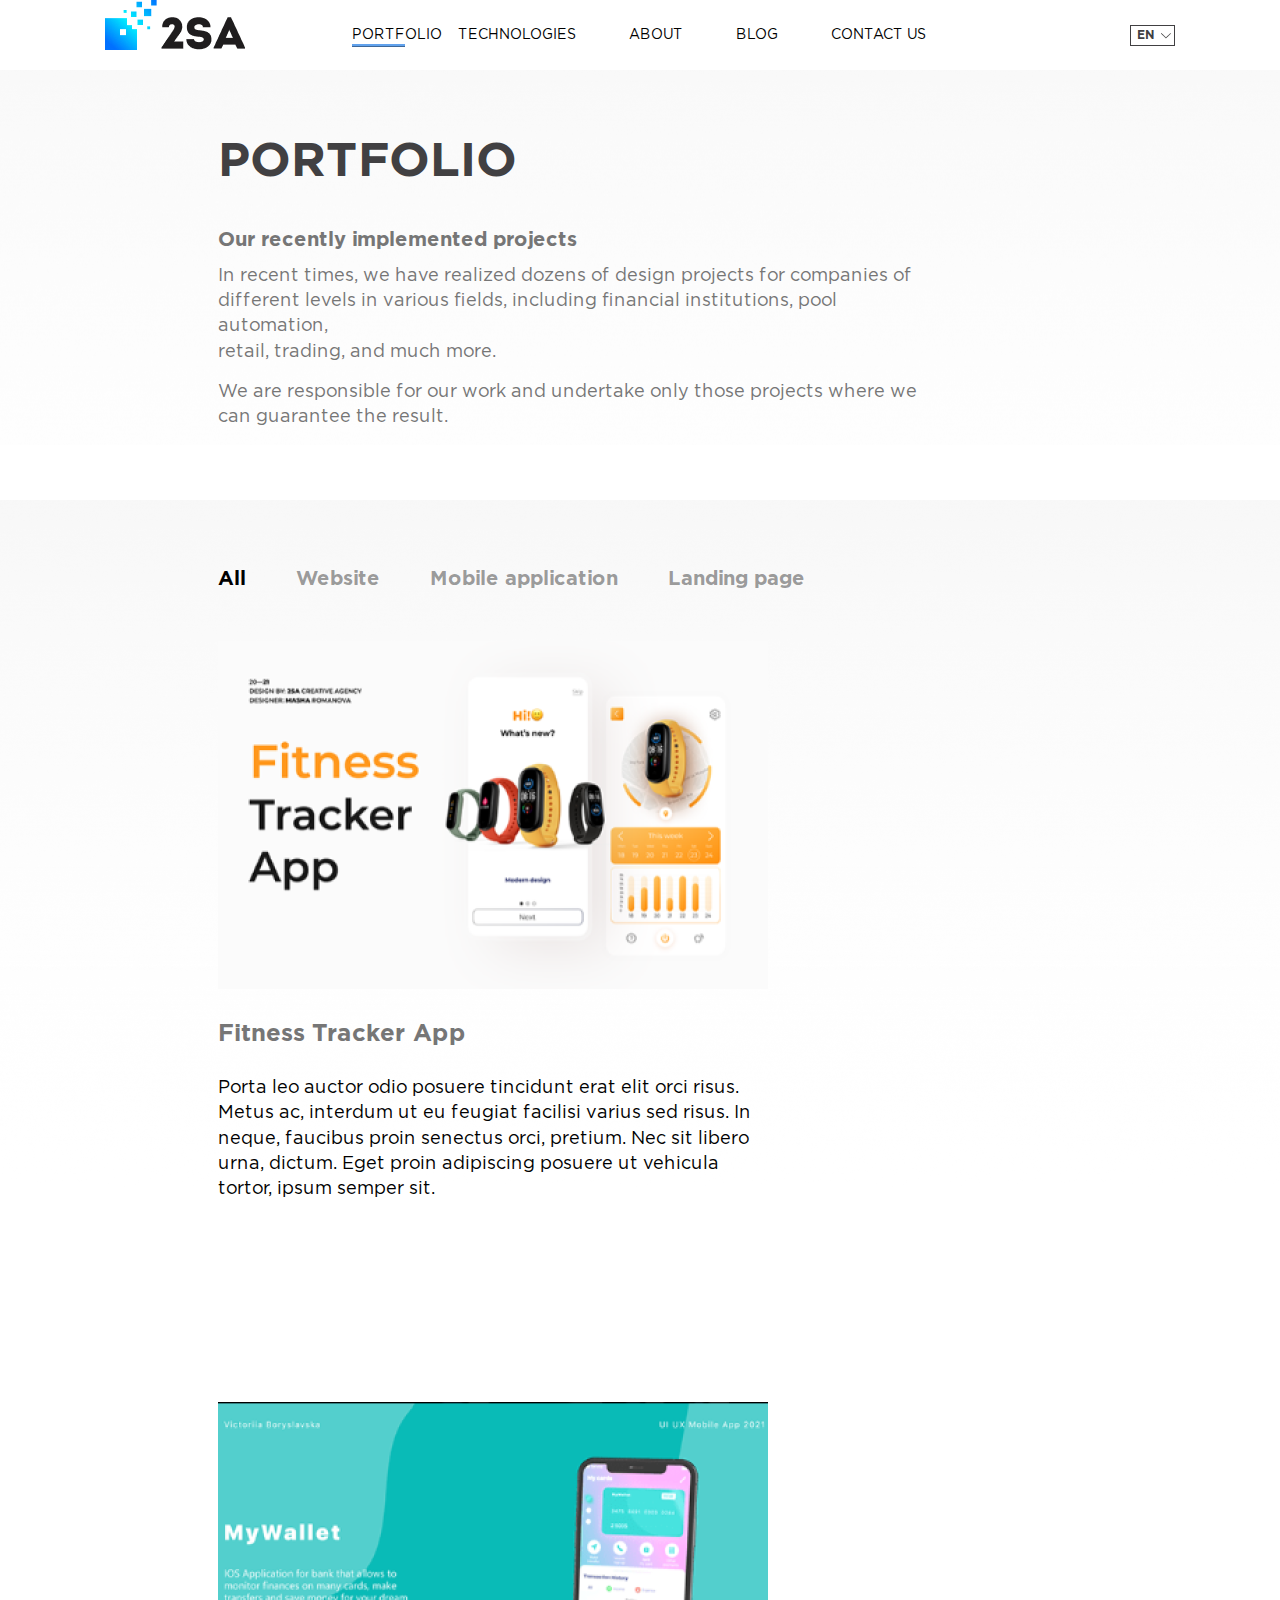
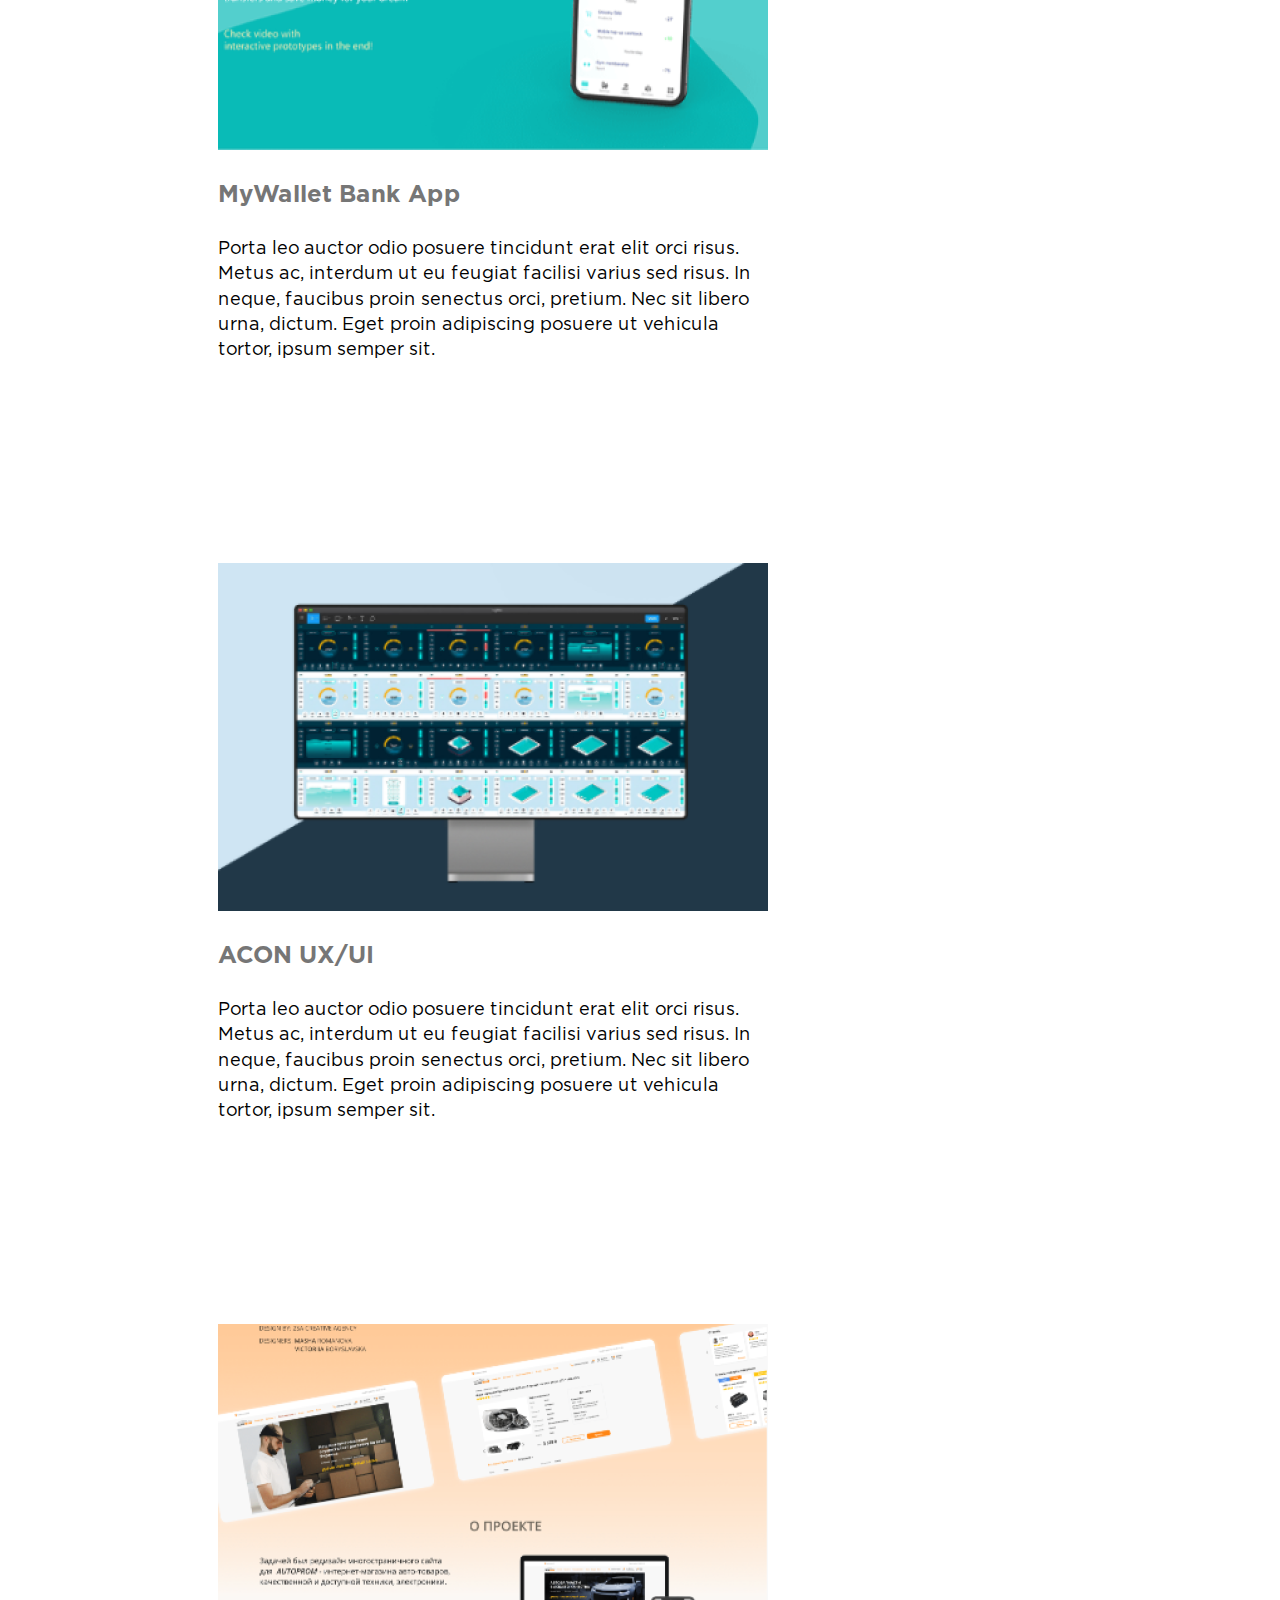
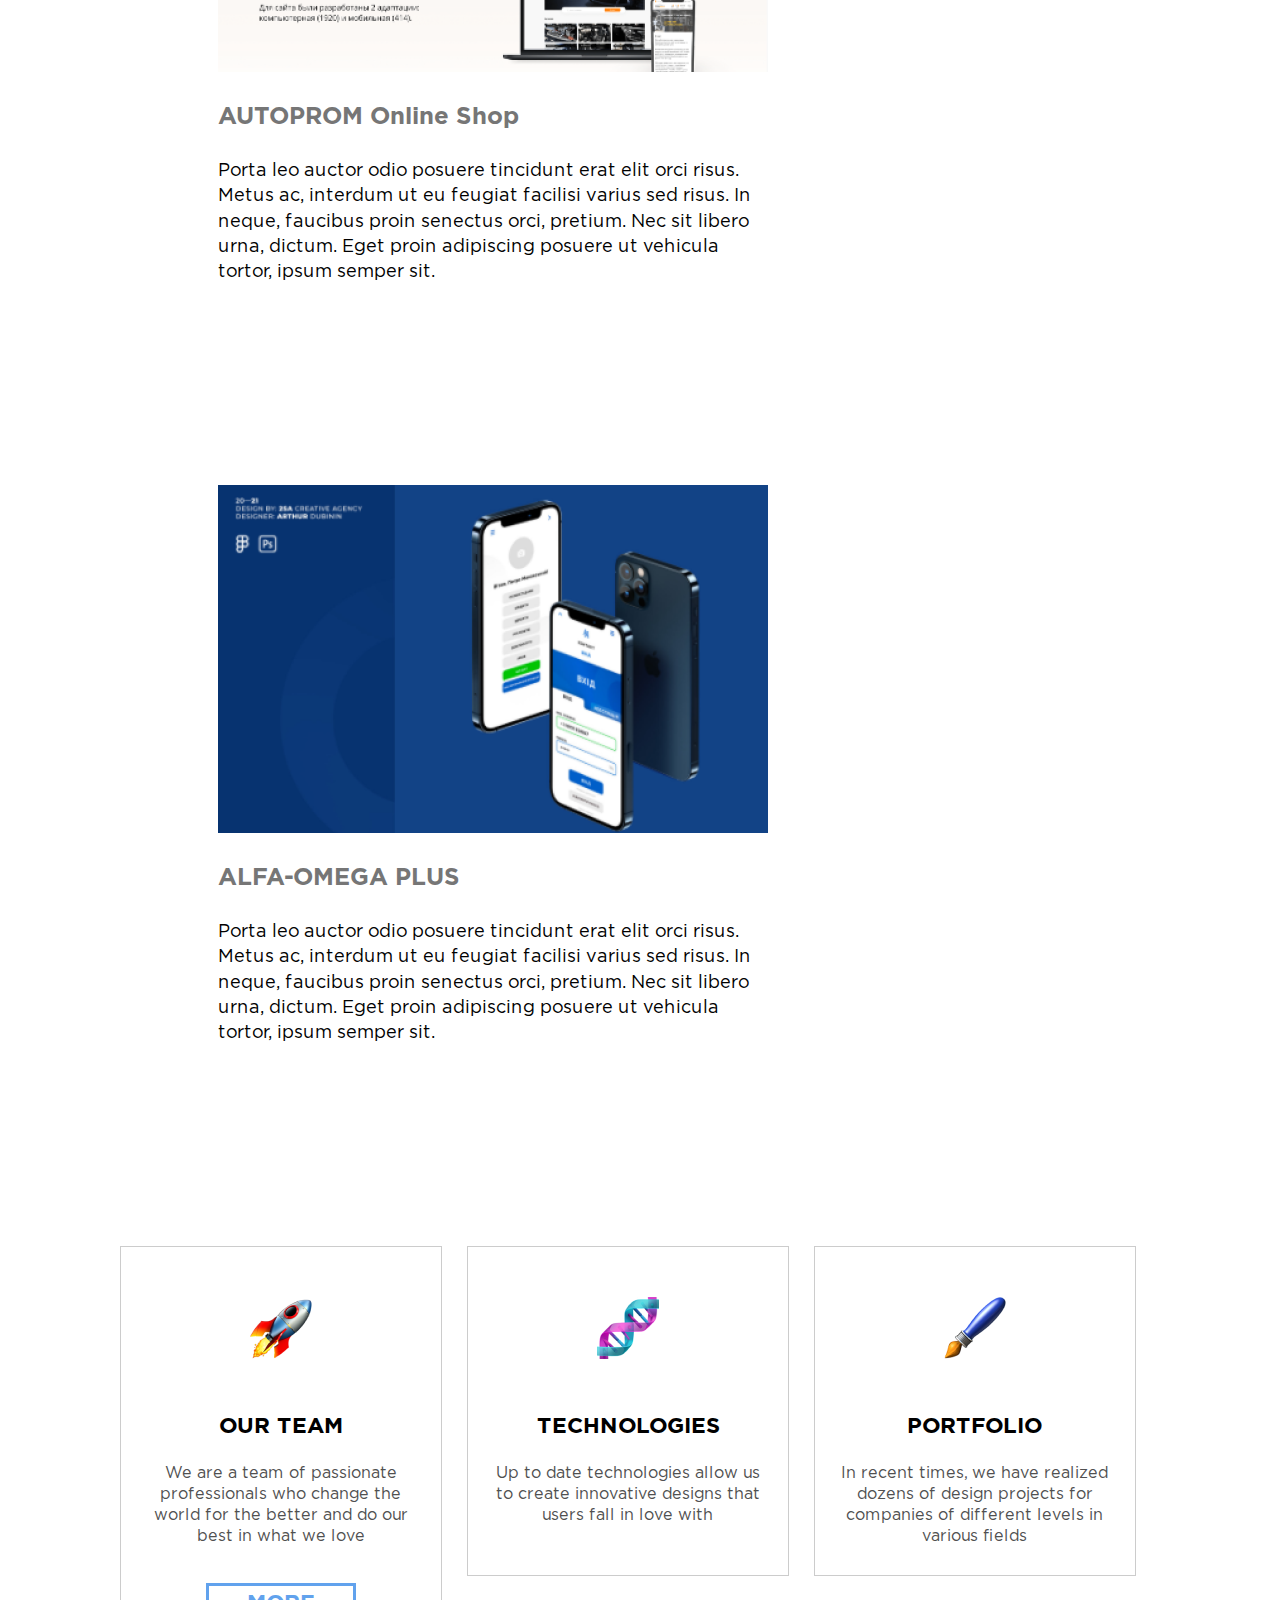
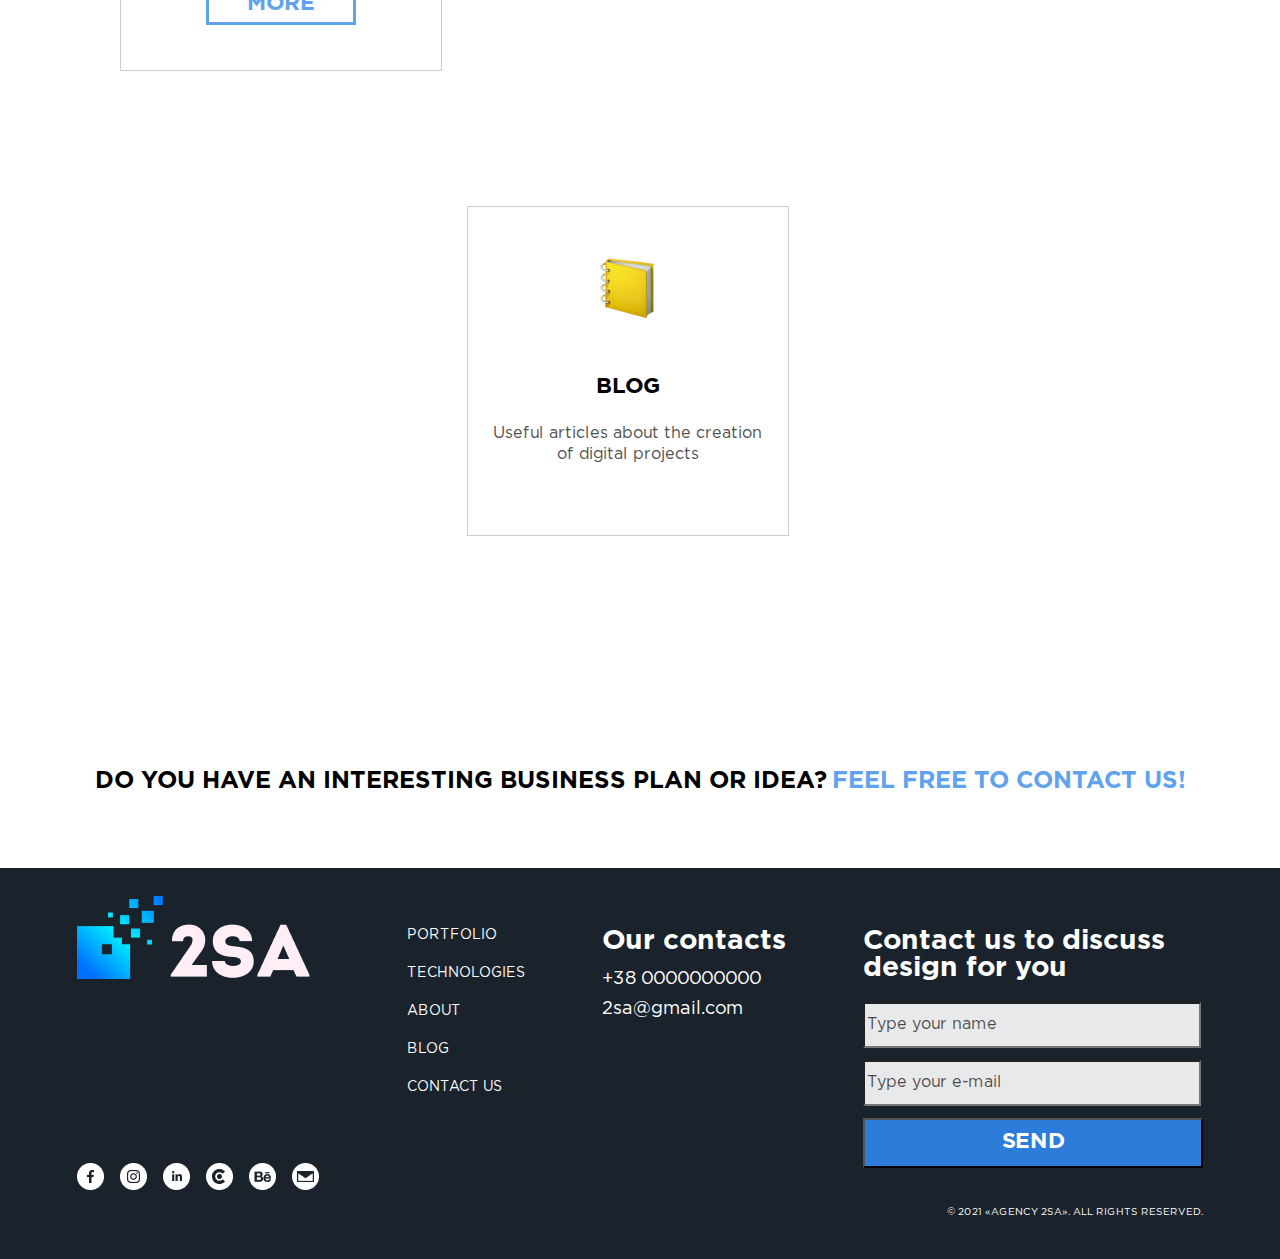
<file: portfolio.html>
<!DOCTYPE html>
<html lang="en">
<head>
    <meta charset="UTF-8">
    <title>2SA</title>
    <link rel="stylesheet" href="fonts/stylesheet.css">
    <link rel="stylesheet" href="css/style.css">
    <link rel="stylesheet" href="css/portfolio.css">
    <link rel="stylesheet" href="css/media.css">
    <script src="js/language.min.js"></script>
</head>
<body>
<header>
    <div class="header__content">
        <div class="header__logo">
            <a href="index.html"><img src="img/index/header/header_logo.png"></a>
        </div>
        <div class="push"></div>
        <div class="header__menu">
            <ul>
                <li class="portfolio__border"><a href="portfolio.html" class="lang" key="port">PORTFOLIO</a></li>
                <li ><a href="technologies.html" class="lang" key="tech">TECHNOLOGIES</a></li>
                <li ><a href="about.html" class="lang" key="about">ABOUT</a></li>
                <li ><a href="blog.html" class="lang" key="blog">BLOG</a></li>
                <li ><a href="contact_us.html" class="lang" key="contact">CONTACT US</a></li>
            </ul>
        </div>
        <div class="header__language">
            <div class="dropdown">
                <span>EN</span>
                <div class="dropdown-content">
                    <button id="en" class="translate">EN</button>
                    <button id="ru" class="translate">RU</button>
                </div>
                <div class="dropdown__img">
                    <img src="img/index/header/list.png">
                </div>
            </div>
        </div>
    </div>
</header>
<section class="portfolio__main">
    <div class="portfolio__main__content">
        <div class="portfolio__main__title lang" key="portfolio_p">
            Portfolio
        </div>
        <div class="portfolio__main__title__second lang" key="projects">
            Our recently implemented projects
        </div>
        <div class="portfolio__main__text lang" key="levels">
            In recent times, we have realized dozens of design projects for companies of<br>
            different levels in various fields, including financial institutions, pool automation,<br>
            retail, trading, and much more.<br>
        </div>
        <div class="portfolio__main__text lang" key="responsible">
            We are responsible for our work and undertake only those projects where we<br>
            can guarantee the result.
        </div>
    </div>
</section>
<section class="main__menu">
    <div class="main__menu_content">
        <div class="main__menu__pages">
            <ul>
                <li><a class="main__menu__pages_all lang" key="all" style="color: black;">All</a></li>
                <li><a class="lang" key="website">Website</a></li>
                <li><a class="lang" key="application">Mobile application</a></li>
                <li><a class="lang" key="landing page">Landing page</a></li>
            </ul>
        </div>
        <div class="main__menu__item">
            <div class="main__menu__item__left">
                <div class="main__menu__item__left__first">
                    <div class="main__menu__img">
                        <img src="img/portfolio/main_menu/one.png">
                    </div>
                    <div class="main__menu__title lang" key="fitness">
                       <a href="fitness__tracker.html" style="color: #767676">Fitness Tracker App</a>
                    </div>
                    <div class="main__menu__text lang" key="portfolio text1">
                        Porta leo auctor odio posuere tincidunt erat elit orci risus.<br>
                        Metus ac, interdum ut eu feugiat facilisi varius sed risus. In<br>
                        neque, faucibus proin senectus orci, pretium. Nec sit libero<br>
                        urna, dictum. Eget proin adipiscing posuere ut vehicula<br>
                        tortor, ipsum semper sit.
                    </div>
                </div>
                <div class="main__menu__item__left__second">
                    <div class="main__menu__img">
                        <img src="img/portfolio/main_menu/two.png">
                    </div>
                    <div class="main__menu__title lang" key="bank">
                        MyWallet Bank App
                    </div>
                    <div class="main__menu__text lang" key="portfolio text2">
                        Porta leo auctor odio posuere tincidunt erat elit orci risus.<br>
                        Metus ac, interdum ut eu feugiat facilisi varius sed risus. In<br>
                        neque, faucibus proin senectus orci, pretium. Nec sit libero<br>
                        urna, dictum. Eget proin adipiscing posuere ut vehicula<br>
                        tortor, ipsum semper sit.
                    </div>
                </div>
                <div class="main__menu__item__left__third">
                    <div class="main__menu__img">
                        <img src="img/portfolio/main_menu/three.png">
                    </div>
                    <div class="main__menu__title lang" key="acon">
                        ACON UX/UI
                    </div>
                    <div class="main__menu__text lang" key="portfolio text3">
                        Porta leo auctor odio posuere tincidunt erat elit orci risus.<br>
                        Metus ac, interdum ut eu feugiat facilisi varius sed risus. In<br>
                        neque, faucibus proin senectus orci, pretium. Nec sit libero<br>
                        urna, dictum. Eget proin adipiscing posuere ut vehicula<br>
                        tortor, ipsum semper sit.
                        <div>
                        </div>
                    </div>
                </div>
            </div>
            <div class="main__menu__item__right">
                <div class="main__menu__item__right__first">
                    <div class="main__menu__img">
                        <img src="img/portfolio/main_menu/four.png">
                    </div>
                    <div class="main__menu__title lang" key="autoprom">
                        AUTOPROM Online Shop
                    </div>
                    <div class="main__menu__text lang" key="portfolio text4">
                        Porta leo auctor odio posuere tincidunt erat elit orci risus.<br>
                        Metus ac, interdum ut eu feugiat facilisi varius sed risus. In<br>
                        neque, faucibus proin senectus orci, pretium. Nec sit libero<br>
                        urna, dictum. Eget proin adipiscing posuere ut vehicula<br>
                        tortor, ipsum semper sit.
                    </div>
                </div>
                <div class="main__menu__item__right__second">
                    <div class="main__menu__img">
                        <img src="img/portfolio/main_menu/five.png">
                    </div>
                    <div class="main__menu__title lang" key="alfa">
                        ALFA-OMEGA PLUS
                    </div>
                    <div class="main__menu__text lang" key="portfolio text5">
                        Porta leo auctor odio posuere tincidunt erat elit orci risus.<br>
                        Metus ac, interdum ut eu feugiat facilisi varius sed risus. In<br>
                        neque, faucibus proin senectus orci, pretium. Nec sit libero<br>
                        urna, dictum. Eget proin adipiscing posuere ut vehicula<br>
                        tortor, ipsum semper sit.
                    </div>
                </div>
            </div>
        </div>
    </div>
</section>
<section class="info">
    <div class="info__content">
        <div class="info__team">
            <div class="info__img">
                <img src="img/index/info/team.png">
            </div>
            <div class="info__title lang" key="team info">
                Our team
            </div>
            <div class="info__text lang" key="professionals">
                We are a team of passionate<br>
                professionals who change the<br>
                world for the better and do our<br>
                best in what we love
            </div>
            <button class="info__button lang" key="more">MORE</button>
        </div>
        <div class="info__technologies">
            <div class="info__img">
                <img src="img/index/info/technologies.png">
            </div>
            <div class="info__title lang" key="technologies">
                Technologies
            </div>
            <div class="info__text lang" key="up to date">
                Up to date technologies allow us<br>
                to create innovative designs that<br>
                users fall in love with
            </div>
        </div>
        <div class="info__portfolio">
            <div class="info__img">
                <img src="img/index/info/portfolio.png">
            </div>
            <div class="info__title lang" key="portfolio">
                portfolio
            </div>
            <div class="info__text lang" key="design projects">
                In recent times, we have realized<br>
                dozens of design projects for<br>
                companies of different levels in<br>
                various fields
            </div>
        </div>
        <div class="info__blog">
            <div class="info__img">
                <img src="img/index/info/blog.png">
            </div>
            <div class="info__title lang" key="blog info">
                blog
            </div>
            <div class="info__text lang" key="useful">
                Useful articles about the creation<br>
                of digital projects
            </div>
        </div>
    </div>
    <div class="info__bottom__item">
        <div class="info__text__bottom lang" key="contact us footer">
            DO you have an interesting business plan or idea?
        </div>
        <a href="#" class="info__bottom__link lang" key="contact us link"> Feel free to contact us!</a>
    </div>
</section>
<footer>
    <div class="footer__content">
        <div class="footer__social">
            <div class="footer__logo">
                <img src="img/index/footer/footer_logo.png">
            </div>
            <div class="footer__messengers">
                <img src="img/index/footer/facebook.png">
                <img src="img/index/footer/instagram.png">
                <img src="img/index/footer/link.png">
                <img src="img/index/footer/clutch.png">
                <img src="img/index/footer/behac.png">
                <img src="img/index/footer/mail.png">
            </div>
        </div>
        <div class="footer__menu">
            <ul>
                <li ><a href="#" class="lang" key="port">PORTFOLIO</a></li>
                <li ><a href="#" class="lang" key="tech">TECHNOLOGIES</a></li>
                <li ><a href="#" class="lang" key="about">ABOUT</a></li>
                <li ><a href="#" class="lang" key="blog">BLOG</a></li>
                <li ><a href="#" class="lang" key="contact">CONTACT US</a></li>
            </ul>
        </div>
        <div class="footer__contacts">
            <div class="footer__contacts__title lang" key="footer contacts">
                Our contacts
            </div>
            <div class="footer__contacts__number">
                +38 0000000000
            </div>
            <div class="footer__contacts__mail">
                2sa@gmail.com
            </div>
        </div>
        <div class="footer__mail">
            <div class="footer__mail__title lang" key="discuss">
                Contact us to discuss<br>
                design for you
            </div>
            <input class="footer__input" value="Type your name">
            <input class="footer__input" type="email" value="Type your e-mail">
            <button class="footer__button lang" key="send">Send</button>
            <div class="footer__mail__cooperate">
                © 2021 «AGENCY 2SA». All rights reserved.
            </div>
        </div>
    </div>
</footer>
</body>
</html>
</file>
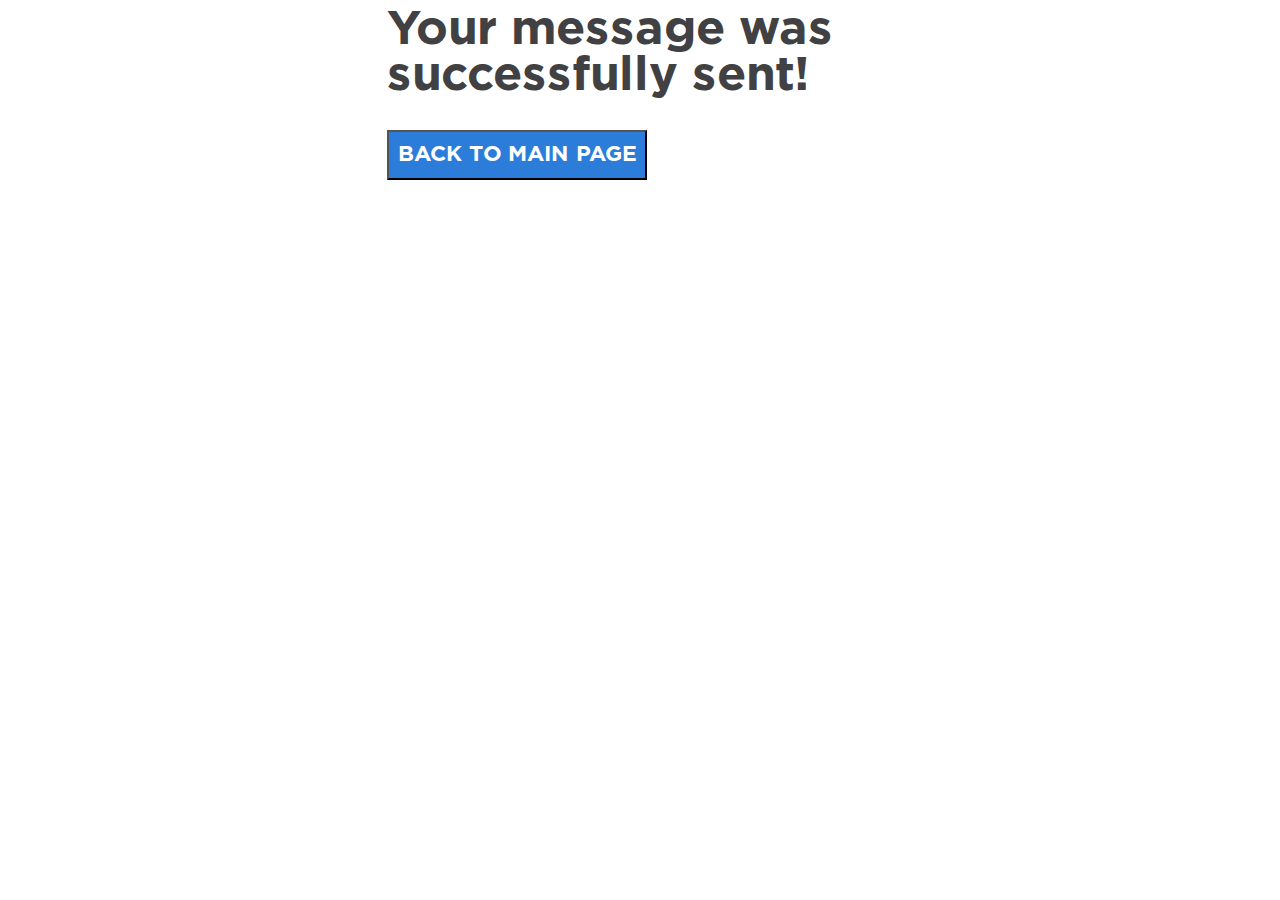
<file: successfully.html>
<!DOCTYPE html>
<html lang="en">
<head>
    <meta charset="UTF-8">
    <title>Title</title>
    <link rel="stylesheet" href="css/successfully.css">
    <link rel="stylesheet" href="fonts/stylesheet.css">
</head>
<body>
<div class="successfully">
    <div class="title">
        Your message was successfully sent!
    </div>
    <div class="items">
        <div class="items__left">
            <button class="successfully__button lang" key="send"><a href="index.html">back to main page</a></button>
        </div>
    </div>
</div>
</body>
</html>
</file>
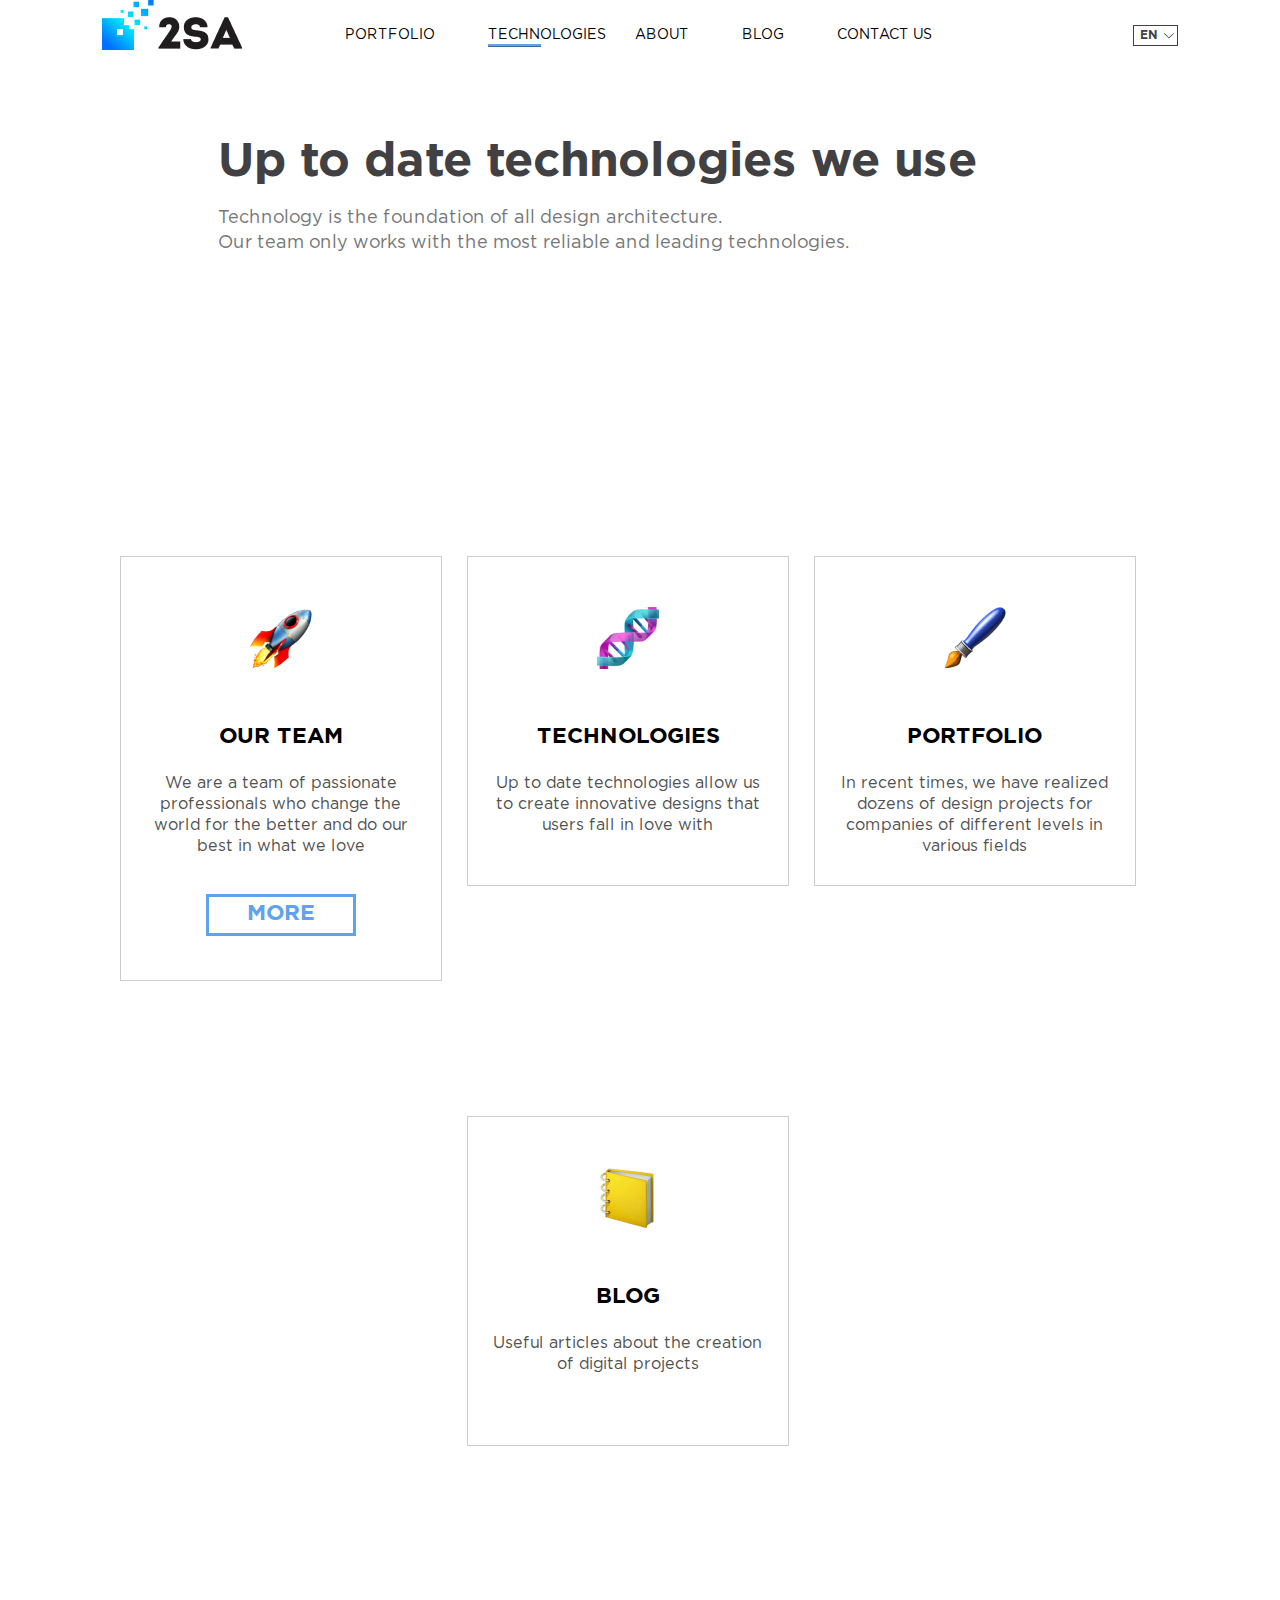
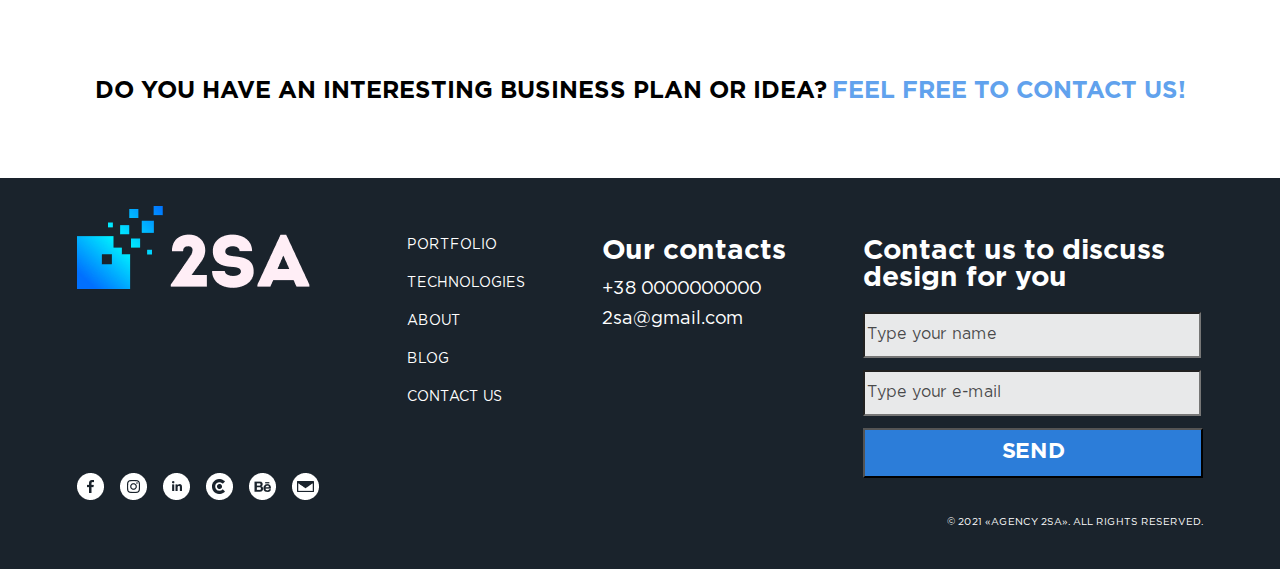
<file: technologies.html>
<!DOCTYPE html>
<html lang="en">
<head>
    <meta charset="UTF-8">
    <title>2SA</title>
    <link rel="stylesheet" href="fonts/stylesheet.css">
    <link rel="stylesheet" href="css/style.css">
    <link rel="stylesheet" href="css/technologies.css">
    <script src="js/language.min.js"></script>
    <link rel="stylesheet" href="css/media.css">
</head>
<body>
<header>
    <div class="header__content">
        <div class="header__logo">
            <a href="index.html"><img src="img/index/header/header_logo.png"></a>
        </div>
        <div class="push"></div>
        <div class="header__menu">
            <ul>
                <li ><a href="portfolio.html" class="lang" key="port">PORTFOLIO</a></li>
                <li class="technologies__border" style="margin-right: 90px "><a href="technologies.html" class="lang" key="tech">TECHNOLOGIES</a></li>
                <li ><a href="about.html" class="lang" key="about">ABOUT</a></li>
                <li ><a href="blog.html" class="lang" key="blog">BLOG</a></li>
                <li ><a href="contact_us.html" class="lang" key="contact">CONTACT US</a></li>
            </ul>
        </div>
        <div class="header__language">
            <div class="dropdown">
                <span>EN</span>
                <div class="dropdown-content">
                    <button id="en" class="translate">EN</button>
                    <button id="ru" class="translate">RU</button>
                </div>
                <div class="dropdown__img">
                    <img src="img/index/header/list.png">
                </div>
            </div>
        </div>
    </div>
</header>
<section class="technologies">
    <div class="technologies__content">
        <div class="technologies__title lang" key="we use">
            Up to date technologies we use
        </div>
        <div class="technologies__text lang" key="architecture">
            Technology is the foundation of all design architecture.<br>
            Our team only works with the most reliable and leading technologies.

        </div>
        <div class="technologies__img">

        </div>
    </div>
</section>
<section class="info">
    <div class="info__content">
        <div class="info__team">
            <div class="info__img">
                <img src="img/index/info/team.png">
            </div>
            <div class="info__title lang" key="team info">
                Our team
            </div>
            <div class="info__text lang" key="professionals">
                We are a team of passionate<br>
                professionals who change the<br>
                world for the better and do our<br>
                best in what we love
            </div>
            <button class="info__button lang" key="more">MORE</button>
        </div>
        <div class="info__technologies">
            <div class="info__img">
                <img src="img/index/info/technologies.png">
            </div>
            <div class="info__title lang" key="technologies">
                Technologies
            </div>
            <div class="info__text lang" key="up to date">
                Up to date technologies allow us<br>
                to create innovative designs that<br>
                users fall in love with
            </div>
        </div>
        <div class="info__portfolio">
            <div class="info__img">
                <img src="img/index/info/portfolio.png">
            </div>
            <div class="info__title lang" key="portfolio">
                portfolio
            </div>
            <div class="info__text lang" key="design projects">
                In recent times, we have realized<br>
                dozens of design projects for<br>
                companies of different levels in<br>
                various fields
            </div>
        </div>
        <div class="info__blog">
            <div class="info__img">
                <img src="img/index/info/blog.png">
            </div>
            <div class="info__title lang" key="blog info">
                blog
            </div>
            <div class="info__text lang" key="useful">
                Useful articles about the creation<br>
                of digital projects
            </div>
        </div>
    </div>
    <div class="info__bottom__item">
        <div class="info__text__bottom lang" key="contact us footer">
            DO you have an interesting business plan or idea?
        </div>
        <a href="#" class="info__bottom__link lang" key="contact us link"> Feel free to contact us!</a>
    </div>
</section>
<footer>
    <div class="footer__content">
        <div class="footer__social">
            <div class="footer__logo">
                <img src="img/index/footer/footer_logo.png">
            </div>
            <div class="footer__messengers">
                <img src="img/index/footer/facebook.png">
                <img src="img/index/footer/instagram.png">
                <img src="img/index/footer/link.png">
                <img src="img/index/footer/clutch.png">
                <img src="img/index/footer/behac.png">
                <img src="img/index/footer/mail.png">
            </div>
        </div>
        <div class="footer__menu">
            <ul>
                <li ><a href="#" class="lang" key="port">PORTFOLIO</a></li>
                <li ><a href="#" class="lang" key="tech">TECHNOLOGIES</a></li>
                <li ><a href="#" class="lang" key="about">ABOUT</a></li>
                <li ><a href="#" class="lang" key="blog">BLOG</a></li>
                <li ><a href="#" class="lang" key="contact">CONTACT US</a></li>
            </ul>
        </div>
        <div class="footer__contacts">
            <div class="footer__contacts__title lang" key="footer contacts">
                Our contacts
            </div>
            <div class="footer__contacts__number">
                +38 0000000000
            </div>
            <div class="footer__contacts__mail">
                2sa@gmail.com
            </div>
        </div>
        <div class="footer__mail">
            <div class="footer__mail__title lang" key="discuss">
                Contact us to discuss<br>
                design for you
            </div>
            <input class="footer__input" value="Type your name">
            <input class="footer__input" type="email" value="Type your e-mail">
            <button class="footer__button lang" key="send">Send</button>
            <div class="footer__mail__cooperate">
                © 2021 «AGENCY 2SA». All rights reserved.
            </div>
        </div>
    </div>
</footer>
</body>
</html>
</file>
<file: fonts/stylesheet.css>
/* This stylesheet generated by Transfonter (https://transfonter.org) on June 26, 2017 12:11 PM */

@font-face {
	font-family: 'Gotham Pro';
	src: url('GothamPro-BoldItalic.eot');
	src: local('Gotham Pro Bold Italic'), local('GothamPro-BoldItalic'),
		url('GothamPro-BoldItalic.eot?#iefix') format('embedded-opentype'),
		url('GothamPro-BoldItalic.woff') format('woff'),
		url('GothamPro-BoldItalic.ttf') format('truetype');
	font-weight: bold;
	font-style: italic;
}

@font-face {
	font-family: 'Gotham Pro';
	src: url('GothamPro-Italic.eot');
	src: local('Gotham Pro Italic'), local('GothamPro-Italic'),
		url('GothamPro-Italic.eot?#iefix') format('embedded-opentype'),
		url('GothamPro-Italic.woff') format('woff'),
		url('GothamPro-Italic.ttf') format('truetype');
	font-weight: normal;
	font-style: italic;
}

@font-face {
	font-family: 'Gotham Pro';
	src: url('GothamPro-Medium.eot');
	src: local('Gotham Pro Medium'), local('GothamPro-Medium'),
		url('GothamPro-Medium.eot?#iefix') format('embedded-opentype'),
		url('GothamPro-Medium.woff') format('woff'),
		url('GothamPro-Medium.ttf') format('truetype');
	font-weight: 500;
	font-style: normal;
}

@font-face {
	font-family: 'Gotham Pro';
	src: url('GothamPro-BlackItalic.eot');
	src: local('Gotham Pro Black Italic'), local('GothamPro-BlackItalic'),
		url('GothamPro-BlackItalic.eot?#iefix') format('embedded-opentype'),
		url('GothamPro-BlackItalic.woff') format('woff'),
		url('GothamPro-BlackItalic.ttf') format('truetype');
	font-weight: 900;
	font-style: italic;
}

@font-face {
	font-family: 'Gotham Pro';
	src: url('GothamPro-Bold.eot');
	src: local('Gotham Pro Bold'), local('GothamPro-Bold'),
		url('GothamPro-Bold.eot?#iefix') format('embedded-opentype'),
		url('GothamPro-Bold.woff') format('woff'),
		url('GothamPro-Bold.ttf') format('truetype');
	font-weight: bold;
	font-style: normal;
}

@font-face {
	font-family: 'Gotham Pro Narrow';
	src: url('GothamProNarrow-Bold.eot');
	src: local('Gotham Pro Narrow Bold'), local('GothamProNarrow-Bold'),
		url('GothamProNarrow-Bold.eot?#iefix') format('embedded-opentype'),
		url('GothamProNarrow-Bold.woff') format('woff'),
		url('GothamProNarrow-Bold.ttf') format('truetype');
	font-weight: bold;
	font-style: normal;
}

@font-face {
	font-family: 'Gotham Pro Narrow';
	src: url('GothamProNarrow-Medium.eot');
	src: local('Gotham Pro Narrow Medium'), local('GothamProNarrow-Medium'),
		url('GothamProNarrow-Medium.eot?#iefix') format('embedded-opentype'),
		url('GothamProNarrow-Medium.woff') format('woff'),
		url('GothamProNarrow-Medium.ttf') format('truetype');
	font-weight: 500;
	font-style: normal;
}

@font-face {
	font-family: 'Gotham Pro';
	src: url('GothamPro-LightItalic.eot');
	src: local('Gotham Pro Light Italic'), local('GothamPro-LightItalic'),
		url('GothamPro-LightItalic.eot?#iefix') format('embedded-opentype'),
		url('GothamPro-LightItalic.woff') format('woff'),
		url('GothamPro-LightItalic.ttf') format('truetype');
	font-weight: 300;
	font-style: italic;
}

@font-face {
	font-family: 'Gotham Pro';
	src: url('GothamPro-Light.eot');
	src: local('Gotham Pro Light'), local('GothamPro-Light'),
		url('GothamPro-Light.eot?#iefix') format('embedded-opentype'),
		url('GothamPro-Light.woff') format('woff'),
		url('GothamPro-Light.ttf') format('truetype');
	font-weight: 300;
	font-style: normal;
}

@font-face {
	font-family: 'Gotham Pro';
	src: url('GothamPro-Black.eot');
	src: local('Gotham Pro Black'), local('GothamPro-Black'),
		url('GothamPro-Black.eot?#iefix') format('embedded-opentype'),
		url('GothamPro-Black.woff') format('woff'),
		url('GothamPro-Black.ttf') format('truetype');
	font-weight: 900;
	font-style: normal;
}

@font-face {
	font-family: 'Gotham Pro';
	src: url('GothamPro.eot');
	src: local('Gotham Pro'), local('GothamPro'),
		url('GothamPro.eot?#iefix') format('embedded-opentype'),
		url('GothamPro.woff') format('woff'),
		url('GothamPro.ttf') format('truetype');
	font-weight: normal;
	font-style: normal;
}

@font-face {
	font-family: 'Gotham Pro';
	src: url('GothamPro-MediumItalic.eot');
	src: local('Gotham Pro Medium Italic'), local('GothamPro-MediumItalic'),
		url('GothamPro-MediumItalic.eot?#iefix') format('embedded-opentype'),
		url('GothamPro-MediumItalic.woff') format('woff'),
		url('GothamPro-MediumItalic.ttf') format('truetype');
	font-weight: 500;
	font-style: italic;
}
</file>
<file: css/style.css>
* {
    font-family: Gotham Pro;
}

a {
    text-decoration: none;
    color: #61A2ED;
}

ul,
li {
    list-style: none;
    margin: 0;
    padding: 0;
}

body {
    margin: 0;
}

/*-------------header---------------*/

header a {
    text-decoration: none;
    display: inline-block;
    color: #000000;
}

header {
    position: fixed;
    height: 70px;
    background-color: #FFFFFF;
    width: 100%;

}

.header__content {
    display: flex;
    justify-content: space-evenly;
    margin-right: 200px;
    margin-left: 280px;
}

.push {
    margin-left: 300px;
}

.header__menu {
    font-size: 14px;
    line-height: 130%;
    text-transform: uppercase;
}

.header__menu li {
    display: inline-block;
    margin-right: 49px;
    margin-top: 26px;
}

.header__language {
    margin-top: 25px;
    margin-bottom: 25px;
    margin-left: 50px;
}

.dropdown span {
    padding-right: 5px;
    padding-left: 6px;
}

.dropdown-content {
    display: none;
    position: absolute;
    background-color: #f9f9f9;
    margin-top: 3px;
    margin-left: -1px;
}

.dropdown-content button {
    background: rgba(255, 255, 255, 0.01);
    box-sizing: border-box;
    width: 45px;
    height: 21px;
    font-weight: bold;
    font-size: 12px;
    line-height: 130%;
    text-transform: uppercase;
    color: #414042;
    padding-top: 2px;
    text-align: left;
    margin-right: 10px;
}

.dropdown:hover .dropdown-content {
    display: block;
}

/*-------------design---------------*/

.design {
    display: flex;
    flex-direction: column;
    height: 800px;
    margin-left: 17%;
    background: url(../img/index/body/background_image_1.png) no-repeat right top;
    background-size: 1100px;
}

.design__title {
    font-weight: bold;
    font-size: 50px;
    line-height: 110%;
    text-transform: uppercase;
    color: #414042;
    margin-bottom: 28px;
    margin-top: 110px;
    max-width: 732px;
}

.design__text {
    font-size: 18px;
    line-height: 130%;
    text-transform: uppercase;
    color: #505050;
    margin-bottom: 34px;
    max-width: 460px;
}

.design__contact__us {
    height: 47px;
    width: 186px;
    background: #2C7DD9;
    border: 3px solid #2C7DD9;
    box-sizing: border-box;
    border-radius: 5px;
    font-weight: bold;
    font-size: 20px;
    line-height: 130%;
    color: #FFFFFF;
}

.design__contact__us a {
    color: #FFFFFF;
}

.design__contact {
    display: flex;
    margin-top: 140px;
    color: #636363;
}

.design__contact ul {
    display: flex;
    flex-direction: column;
    margin-right: 112px;
}

.design__contact li {
    margin-bottom: 22px;
}

/*-------------science---------------*/

.science {
    background: url(../img/index/science/science_background.png) no-repeat;
}

.science__content {
    display: flex;
    flex-direction: column;
    align-items: flex-end;
    margin-right: 15%;
}

.science__title {
    font-weight: bold;
    font-size: 55px;
    line-height: 110%;
    text-transform: uppercase;
    color: #414042;
    margin-top: 170px;
    max-width: 665px;
}

.science__text {
    font-size: 18px;
    line-height: 150%;
    text-transform: uppercase;
    color: #505050;
    margin-top: 24px;
    margin-right: 8%;
    margin-bottom: 240px;
    max-width: 542px;
}

/*-------------team---------------*/

.team {
    background: url(../img/index/science/science_background.png) no-repeat;
    height: auto;
}

.team__content {
    display: flex;
    flex-direction: column;
    margin-left: 15%;
}

.team__title {
    font-weight: bold;
    font-size: 55px;
    line-height: 110%;
    text-transform: uppercase;
    color: #414042;
    margin-top: 180px;
    max-width: 573px;
}

.team__text {
    font-size: 18px;
    line-height: 150%;
    text-transform: uppercase;
    color: #505050;
    margin-top: 24px;
    margin-bottom: 260px;
    max-width: 594px;
}

/*-------------values---------------*/

.values {
    background: url(../img/index/science/science_background.png) no-repeat;
}

.values__content {
    display: flex;
    flex-direction: column;
}

.values__title {
    font-weight: bold;
    font-size: 48px;
    line-height: 46px;
    text-transform: uppercase;
    color: #414042;
    margin-bottom: 50px;
    margin-left: 280px;
    margin-top: 110px;
}

.values__item {
    display: flex;
    flex-wrap: wrap;
    margin-left: 280px;
}

.openness__image,
.honestly__image,
.motivation__image,
.customers__image {
    margin-right: 20px;
}

.values__openness,
.values__honesty,
.values__motivation,
.values__customers{
    display: flex;
}

.openness__title,
.honestly__title,
.motivation__title,
.customers__title {
    font-size: 32px;
    line-height: 140%;
    color: #414042;
    margin-bottom: 15px;
}

.openness__text,
.honestly__text,
.motivation__text,
.customers__text {
    font-size: 18px;
    line-height: 140%;
    color: #000000;
    margin-bottom: 100px;
    margin-right: 100px;
}

.openness__text {
    max-width: 415px;
}

.honestly__text {
    max-width: 366px;
}

.motivation__text {
    max-width: 393px;
}

.customers__text {
    max-width: 496px;
}

.values__customers {
    margin-left:29px;
}

/*-------------work---------------*/

.work__content {
    margin-left: 280px;
}

.work__top {
    display: flex;
    flex-direction: column;
}

.work__bottom {
    display: flex;
    justify-content: space-evenly;
    margin-right: 50px;
}

.work__title {
    font-weight: bold;
    font-size: 48px;
    line-height: 46px;
    text-transform: uppercase;
    color: #414042;
    margin-bottom: 25px;
    margin-top: 90px;
}

.work__text {
    font-size: 18px;
    line-height: 150%;
    text-transform: uppercase;
    color: #505050;
    margin-bottom: 63px;
    max-width: 800px;
}

.work__buttons {
    display: flex;
    flex-direction: column;
}

.work__browse {
    font-weight: bold;
    font-size: 22px;
    line-height: 130%;
    text-transform: uppercase;
    color: #2C7DD9;
    text-align: center;
    margin-top: 60px;
    margin-bottom: 90px;
    margin-left: 0;
}

.work__first__button {
    background: #F8FBFF;
    opacity: 0.6;
    border: 1px solid #2C7DD9;
    box-sizing: border-box;
    backdrop-filter: blur(4px);
    border-radius: 5px;
    display: block;
    width: 485px;
    height: 100px;
    text-align: left;
    margin-bottom: 10px;
}

.work__second__button,
.work__third__button {
    background: #FFFFFF;
    border: none;
    margin-bottom: 20px;
    text-align: left;
}

.work__text_button {
    font-size: 14px;
    line-height: 130%;
    text-transform: uppercase;
    color: #414042;
    margin: 5px 5px 5px 55px;
}

.work__text_button__bot {
    font-size: 10px;
    line-height: 130%;
    text-transform: uppercase;
    color: #909090;
    margin: 5px 5px 5px 55px;
}

.work__text_button__top {
    font-weight: bold;
    font-size: 22px;
    line-height: 130%;
    text-transform: uppercase;
    color: #414042;
    margin: 10px 5px 5px 55px;
}

.work__text_button__bot__title {
    font-size: 10px;
    line-height: 130%;
    text-transform: uppercase;
    color: #909090;
    margin-left: 31px;
}

.work__text_button_title {
    font-size: 14px;
    line-height: 130%;
    text-transform: uppercase;
    color: #414042;
    margin-left: 31px;
}

.work__text_button__top__title {
    font-weight: bold;
    font-size: 22px;
    line-height: 130%;
    text-transform: uppercase;
    color: #2C7DD9;
    margin: 0;
    margin-left: 31px;
}

/*-------------clutch---------------*/

.clutch {
    background: url(../img/index/science/science_background.png) no-repeat;
}

.clutch__content {
    margin: 0 398px;
    display: flex;
    flex-direction: column;
}

.clutch__push {
    margin-top: 50px;
}

.clutch-widget {
    margin-top: 52px;
    display: flex;
    justify-content: center;
}

.clutch__content__title {
    font-weight: bold;
    font-size: 48px;
    line-height: 46px;
    text-transform: uppercase;
    color: #414042;
    margin: 80px 283px 45px 283px;
}

.clutch__content__slider {
    display: flex;
    justify-content: space-evenly;
    margin: 0 200px 100px 200px;
}

/*-------------cooperation---------------*/

.cooperation {
    background: url(../img/index/science/science_background.png) no-repeat;
}

.cooperation__content {
    margin-right: 100px;
    display: flex;
    flex-direction: column;
}

.cooperation__title__top {
    font-weight: bold;
    font-size: 48px;
    line-height: 46px;
    text-transform: uppercase;
    color: #414042;
    text-align: left;
    margin-bottom: 80px;
    margin-top: 120px;
    margin-left: 280px;
}

.cooperation__item {
    display: flex;
    justify-content: center;
    align-items: center;
    margin-bottom: 100px;
}

.cooperation__img {
    text-align: center;
}

.cooperation__title {
    font-weight: bold;
    font-size: 20px;
    line-height: 140%;
    color: #000000;
    text-align: left;
    max-width: 231px;
    margin-top: 40px;
}

.cooperation__text {
    font-size: 18px;
    line-height: 140%;
    color: #000000;
    margin-top: 19px;
    max-width: 295px;

}

.cooperation__immersion,
.cooperation__help,
.cooperation__develop,
.cooperation__create {
    margin: 25px;
}

/*-------------info---------------*/

.info__content {
    display: flex;
    justify-content: center;
    text-align: center;
}

.info__technologies,
.info__portfolio,
.info__blog {
    background: #FFFFFF;
    border: 1px solid rgba(0, 0, 0, 0.2);
    box-sizing: border-box;
    margin-right: 25px;
    margin-bottom: 230px;
    height: 330px;
}

.info__team {
    background: #FFFFFF;
    border: 1px solid rgba(0, 0, 0, 0.2);
    box-sizing: border-box;
    margin-right: 25px;
    margin-bottom: 135px;
    height: 425px;
}

.info__button {
    background: #FFFFFF;
    border: 3px solid #61A2ED;
    box-sizing: border-box;
    font-weight: bold;
    font-size: 22px;
    line-height: 130%;
    text-align: center;
    text-transform: uppercase;
    color: #61A2ED;
    width: 150px;
    height: 42px;
    margin-top: 36px;
}


.info__title {
    font-weight: bold;
    font-size: 22px;
    line-height: 21px;
    text-align: center;
    text-transform: uppercase;
    color: #000000;
    margin-bottom: 26px;
}

.info__text {
    font-size: 16px;
    line-height: 130%;
    text-align: center;
    color: #505050;
    max-width: 280px;
    padding-left: 20px;
}

.info__img {
    margin: 50px 129px 54px 129px;
}

.info__bottom__item {
    display: flex;
    justify-content: center;
}

.info__text__bottom {
    font-weight: bold;
    font-size: 24px;
    line-height: 130%;
    text-align: center;
    text-transform: uppercase;
    color: #000000;
    margin-bottom: 70px;
}

.info__bottom__link {
    font-weight: bold;
    font-size: 24px;
    line-height: 130%;
    text-align: center;
    text-transform: uppercase;
    margin-bottom: 70px;
    margin-left: 5px;
}


/*-------------footer---------------*/

.footer__content {
    background-color: #1A232C;
    display: flex;
    justify-content: space-evenly;
}

.footer__logo {
    margin-top: 28px;
    margin-bottom: 180px;
}

.footer__messengers {
    margin-bottom: 65px;
}

.footer__messengers img {
    margin-right: 11px;
}

.footer__menu {
    font-size: 14px;
    line-height: 130%;
    text-transform: uppercase;
    color: #FFFFFF;
    margin-top: 58px;
}

.footer__menu li {
    margin-bottom: 20px;
}

.footer__menu a {
    color: #FFFFFF;
}

.footer__contacts__title {
    font-weight: bold;
    font-size: 28px;
    line-height: 27px;
    color: #FFFFFF;
    margin-bottom: 13px;
    margin-top: 60px;
}

.footer__contacts__number,
.footer__contacts__mail{
    font-size: 18px;
    line-height: 130%;
    color: #FFFFFF;
    margin-bottom: 7px;
}

.footer__mail {
    display: flex;
    flex-direction: column;
}

.footer__mail__title {
    font-weight: bold;
    font-size: 28px;
    line-height: 27px;
    color: #FFFFFF;
    margin-top: 60px;
    margin-bottom: 20px;
    max-width: 330px;
}

.footer__mail__cooperate {
    font-size: 10px;
    line-height: 130%;
    text-transform: uppercase;
    color: #FFFFFF;
    text-align: right;
}

.footer__input {
    background: rgba(255, 255, 255, 0.9);
    width: 330px;
    height: 40px;
    font-size: 16px;
    line-height: 140%;
    color: rgba(0, 0, 0, 0.7);
    margin-bottom: 12px;
}

.footer__button {
    background: #2C7DD9;
    width: 340px;
    height: 50px;
    font-weight: bold;
    font-size: 22px;
    line-height: 130%;
    text-transform: uppercase;
    color: #FFFFFF;
    margin-bottom: 38px;
}


.dropdown {
    position: relative;
    display: -webkit-box;
    border: 1px solid #414042;
    box-sizing: border-box;
    width: 45px;
    height: 21px;
    font-weight: bold;
    font-size: 12px;
    line-height: 130%;
    text-transform: uppercase;
    color: #414042;
    padding-top: 2px;
}
</file>
<file: css/media.css>
/*-------------index---------------*/

@media (max-width: 1800px) {
    .header__content {
        margin-left: 0;
        margin-right: 0;
    }

    .push {
        display: none;
        margin: 0;
    }

    .design {
        margin-left: 10%;
    }

}

@media (max-width: 1600px) {
    .values__item,
    .values__title{
        margin-left: 15%;
    }

    .cooperation__item {
        flex-wrap: wrap;
    }

    .info__content {
        flex-wrap: wrap;
    }

    .footer__content {
        flex-wrap: wrap;
    }

    .info__bottom__item {
        flex-wrap: wrap;
    }

    .clutch__content {
        margin-left: 15%;
        margin-right: 15%;
    }

}

@media (max-width: 1380px) {
    .values__customers{
        margin-left: 0;
    }

    .values__item {
        justify-content: left;
        margin-left: 30%;
    }

    .work__content {
        margin-left: 15%;
    }

    .work__bottom {
        flex-direction: column;
        margin-left: 30%;
    }

    .work__image {
        margin-bottom: 5%;
    }

    .clutch__content__title {
        margin-left: 15%;
    }

    .cooperation__title__top {
        margin-left: 15%;
    }

    .clutch__content {
        margin-left: 5%;
        margin-right: 5%;
    }

}

@media (max-width: 1130px) {
    .design  {
        margin-left: 5%;
    }

    .work__content {
        margin-left: 5%;
    }

    .header__language {
        margin-left: 2%;
    }

    .header__menu li {
        margin-right: 10px;
    }

}

@media (max-width: 900px) {
    .values__item {
        margin-left: 5%;
    }

}

/*-------------about---------------*/

@media (max-width: 1500px) {
    .we__are__explore {
        margin-right: 5%;
    }

    .we__are__countries {
        margin-right: 10%;
    }
}

@media (max-width: 1370px) {
    .images__right {
        margin-top: 5%;
    }

}

@media (max-width: 1020px) {
    .we__are__content {
        margin-left: 5%;
    }

    .map__title {
        margin-left: 5%;
    }

}

/*-------------blog---------------*/


@media (max-width: 1370px) {
    .digital__product__item__one,
    .digital__product__item__two,
    .digital__product__item__three,
    .digital__product__item__four {
        margin-bottom: 5%;
    }

}

/*-------------fitness__tracker---------------*/

@media (max-width: 1700px) {
    .fitness__tracker__content {
        flex-direction: column;
    }

    .fitness__tracker__content__right {
        margin-left: 17%;
        margin-right: 40%;
    }

    .fitness__tracker__item {
        flex-wrap: wrap;
    }
}

@media (max-width: 1550px) {
    .fitness__tracker__content__right {
        margin-right: 35%;
    }

}

@media (max-width: 1420px) {
    .fitness__tracker__content__right {
        margin-right: 30%;
    }

}

@media (max-width: 1350px) {
    .results__content {
        margin: 5%;
    }

    .interface__content {
        margin: 5%;
    }

    .other__product__content {
        margin: 5%;
    }

}

@media (max-width: 1300px) {
    .fitness__tracker__content__right {
        margin-right: 25%;
    }

}

@media (max-width: 1180px) {
    .fitness__tracker__content__right {
        margin-right: 20%;
    }

}

@media (max-width: 1075px) {
    .fitness__tracker__content__right {
        margin-left: 10%;
        margin-right: 25%;
    }
}

@media (max-width: 1040px) {
    .fitness__tracker__content__right {
        margin-left: 10%;
        margin-right: 20%;
    }
}

@media (max-width: 970px) {
    .fitness__tracker__content__right {
        margin-left: 10%;
        margin-right: 15%;
    }
}


/*-------------portfolio---------------*/

@media (max-width: 1510px) {
    .main__menu__item__right {
        margin-top: 0;
    }

}

/*-------------info---------------*/

@media (max-width: 1060px) {
    .info__content {
        margin-left: 5%;
    }

}

/*-------------technologies---------------*/

@media (max-width: 1060px) {
    .technologies__content {
        margin-left: 5%;
    }

}
</file>
<file: css/about.css>
.about__border a{
    border-bottom: ridge;
    width: 49px;
    border-color: #61A2ED;
    margin: 0;
}

/*-------------we__are---------------*/

.we__are {
    background: url(../img/index/science/science_background.png) no-repeat;
}

.we__are__content {
    display: flex;
    flex-direction: column;
    max-height: 720px;
    padding-top: 140px;
    margin-left: 17%;
}

.we__are__title {
    font-weight: bold;
    font-size: 48px;
    line-height: 46px;
    text-transform: uppercase;
    color: #414042;
    margin-bottom: 40px ;
}

.we__are__text {
    font-size: 18px;
    line-height: 140%;
    color: #767676;
    max-width: 900px;
    margin-bottom: 20px;
}

.we__are__item {
    display: flex;
    margin-top: 100px;
}

.we__are__world {
    font-size: 32px;
    line-height: 31px;
    color: #414042;
}

.we__are__explore {
    margin-left: 320px;
    text-align: right;
}

.we__are__explore li {
    margin-bottom: 17px;
    font-size: 18px;
    line-height: 17px;
    color: #AFAFAF;
}

.we__are__countries {
    display: flex;
    justify-content: space-evenly;
    margin-right: 600px;
    margin-top: 20px;
    margin-bottom: 100px;
}

.we__are__countries li {
    font-weight: bold;
    font-size: 30px;
    line-height: 29px;
    color: #414042;
    margin-top: 20px;
}

.we__are__countries a {
    color: #414042;
}


/*-------------map---------------*/

.map__title {
    font-size: 32px;
    line-height: 31px;
    color: #414042;
    margin-left: 17%;
    margin-bottom: 50px;
}

.map__world {
    display: flex;
    justify-content: center;
    margin-bottom: 120px;
}

.map__world img {
    max-width: 100%;
}

/*-------------images---------------*/

.images {
    background: url(../img/index/science/science_background.png) no-repeat;
}

.images__content {
    display: flex;
    justify-content: center;
    padding-top: 70px;
    padding-bottom: 70px;
    flex-wrap: wrap;
}

.images__left__bottom,
.images__right__top {
    display: flex;
    justify-content: center;
}

.images__left__bottom__first,
.images__right__top__first {
    margin-right: 25px;
}

.images__left__bottom {
    margin-top: 25px;
}

.images__right__top {
    margin-bottom: 25px;
}

.images__left {
    margin-right: 25px;
}
</file>
<file: css/blog.css>
.blog__border a{
    border-bottom: ridge;
    width: 53px;
    border-color: #61A2ED;
    margin: 0;
}

/*-------------digital__product---------------*/

.digital__product {
    background: url(../img/index/science/science_background.png) no-repeat;
}

.digital__product__content {
    margin-left: 17%;
}

.digital__product__title {
    padding-top: 140px;
    font-weight: bold;
    font-size: 48px;
    line-height: 46px;
    color: #414042;
    margin-bottom: 90px;
    text-align: left;
}

.digital__product__item {
    display: flex;
    flex-direction: column;
}

.digital__product__item__one,
.digital__product__item__two,
.digital__product__item__three,
.digital__product__item__four {
    display: flex;
    flex-wrap: wrap;
}

.digital__product__item__img {
    margin-right: 110px;
    margin-bottom: 70px;
}

.digital__product__item__strings {
    display: flex;
    flex-direction: column;
}

.digital__product__item__title {
    font-size: 22px;
    line-height: 140%;
    text-transform: uppercase;
    color: #767676;
}

.digital__product__item__text {
    font-size: 32px;
    line-height: 140%;
    color: #414042;
}

.digital__product__item__text a {
    color: #414042;
}

.digital__product__title__bottom {
    font-weight: bold;
    font-size: 24px;
    line-height: 130%;
    text-align: center;
    text-transform: uppercase;
    color: #000000;
    margin-bottom: 70px;
}
</file>
<file: css/consultation.css>
* {
    font-family: Gotham Pro;
}

.consultation {
    display: flex;
    flex-direction: column;
    align-items: center;
}

.title {
    font-weight: bold;
    font-size: 48px;
    line-height: 46px;
    color: #414042;
    text-align: left;
    margin-right: 230px;
}

.items {
    display: flex;
}

.item__title {
    font-size: 24px;
    line-height: 140%;
    color: rgba(0, 0, 0, 0.7);
    padding-bottom: 15px;
    padding-top: 20px;
}

.items__left,
.items__right {
    margin: 40px;
}

.items__left input {
    width: 320px;
    height: 50px;
    font-size: 16px;
    line-height: 140%;
    color: rgba(0, 0, 0, 0.5);
    padding-left: 14px;
}

.items__right input {
    width: 320px;
    height: 50px;
    font-size: 16px;
    line-height: 140%;
    color: rgba(0, 0, 0, 0.5);
    padding-left: 14px;
}

.items__right_input textarea{
    width: 340px;
    height: 139px;
    box-sizing: border-box;
    font-size: 16px;
    line-height: 140%;
    color: rgba(0, 0, 0, 0.5);
    resize: none;
}

.calendar__title {
    font-size: 24px;
    line-height: 140%;
    color: rgba(0, 0, 0, 0.7);
    margin-right: 260px;
    margin-top: 30px;
}
</file>
<file: css/contact_us.css>
* {
    font-family: Gotham Pro;
}

a {
    text-decoration: none;
    color: #FFFFFF;
}

.contact_us {
    display: flex;
    flex-direction: column;
    align-items: flex-start;
    margin-left: 30%;
}

.title {
    font-weight: bold;
    font-size: 48px;
    line-height: 46px;
    color: #414042;
    text-align: left;
    margin-left: 40px;
}

.items {
    display: flex;
}

.item__title {
    font-size: 24px;
    line-height: 140%;
    color: rgba(0, 0, 0, 0.7);
    padding-bottom: 15px;
    padding-top: 20px;
}

.items__left {
    margin: 40px;
}

.items__left input {
    width: 320px;
    height: 50px;
    font-size: 16px;
    line-height: 140%;
    color: rgba(0, 0, 0, 0.5);
    padding-left: 14px;
}

.items__textarea textarea{
    width: 340px;
    height: 139px;
    box-sizing: border-box;
    font-size: 16px;
    line-height: 140%;
    color: rgba(0, 0, 0, 0.5);
    resize: none;
}

.contact_us__button {
    background: #2C7DD9;
    width: 150px;
    height: 50px;
    font-weight: bold;
    font-size: 22px;
    line-height: 130%;
    text-transform: uppercase;
    color: #FFFFFF;
    margin-bottom: 38px;
    margin-top: 30px;
}
</file>
<file: css/digital_products.css>
/*-------------digital__product---------------*/

.digital__product {
    background: url(../img/index/science/science_background.png) no-repeat;
}

.digital__product__content {
    margin-left: 280px;
}

.digital__product__title {
    padding-top: 140px;
    font-weight: bold;
    font-size: 48px;
    line-height: 46px;
    color: #414042;
    margin-bottom: 90px;
    text-align: left;
}

.digital__product__item {
    display: flex;
    flex-direction: column;
}

.digital__product__item__one,
.digital__product__item__two,
.digital__product__item__three,
.digital__product__item__four {
    display: flex;
}

.digital__product__item__img {
    margin-right: 110px;
    margin-bottom: 70px;
}

.digital__product__item__strings {
    display: flex;
    flex-direction: column;
}

.digital__product__item__title {
    font-size: 22px;
    line-height: 140%;
    text-transform: uppercase;
    color: #767676;
}

.digital__product__item__text {
    font-size: 32px;
    line-height: 140%;
    color: #414042;
}

.digital__product__title__bottom {
    font-weight: bold;
    font-size: 24px;
    line-height: 130%;
    text-align: center;
    text-transform: uppercase;
    color: #000000;
    margin-bottom: 70px;
}
</file>
<file: css/fitness__tracker.css>
.portfolio__border a{
    border-bottom: ridge;
    width: 53px;
    border-color: #61A2ED;
    margin: 0;
}

/*-------------fitness__tracker---------------*/

.fitness__tracker {
    background: url(../img/index/science/science_background.png) no-repeat;
}

.fitness__tracker__content {
    display: flex;
    margin-bottom: 70px;
}

.fitness__tracker__content__left {
    display: flex;
    flex-direction: column;
    align-items: flex-start;
    margin-left: 12%;
    text-align: left;
}

.fitness__tracker__content__right {
    padding-top: 100px;
    margin-right: 160px;
    min-width: 0;
}

.fitness__tracker__title {
    padding-top: 140px;
    padding-bottom: 20px;
    font-weight: bold;
    font-size: 48px;
    line-height: 46px;
    color: #414042;
}

.fitness__tracker__text {
    font-size: 18px;
    line-height: 140%;
    color: #414042;
    margin-bottom: 34px;
    margin-top: 30px;
}

.fitness__tracker__item {
    display: flex;
    margin-top: 100px;
    color: #636363;
}

.fitness__tracker__item ul {
    display: flex;
    flex-direction: column;
    margin-right: 40px;
}

.fitness__tracker__item li {
    text-transform: none;
    margin-bottom: 22px;
    font-size: 18px;
    line-height: 140%;
    color: #000000;
    width: 163px;
}

.fitness__tracker__item__li li{
    font-size: 18px;
    line-height: 130%;
    text-transform: uppercase;
    color: #61A2ED;

}

.main__slider {
    min-width: 0;
    display: flex;
    position: relative;
    padding-left: 50px;
    max-width: 580px;
}

.slick-track {
    display: flex;
}

.slick-list {
    overflow: hidden;
}

.main__slider .slick-arrow {
    position: absolute;
    font-size: 0;
    top: 50%;
    width: 50px;
    height: 50px;
    z-index: 10;
    border: none;

}

.main__slider .slick-arrow.slick-prev {
    background: url("../img/fitness_tracker/fitness_tracker_content/left.png") 0 0 no-repeat;
    left: 0;
    outline: none;
}

.main__slider .slick-arrow.slick-next {
    background: url("../img/fitness_tracker/fitness_tracker_content/right.png") 0 0 no-repeat;
    right: -8%;
    outline: none;
}

/*-------------tasks---------------*/

.tasks {
    background: url(../img/index/science/science_background.png) no-repeat;
}

.tasks__content {
    display: flex;
    flex-direction: column;
    justify-content: center;
}

.tasks__content__top {
    display: flex;
    justify-content: center;
    margin-bottom: 120px;
    margin-top: 70px;
    flex-wrap: wrap-reverse;
}

.tasks__content__top__img {
    margin-right: 90px;
}

.tasks__content__bottom__img {
    margin-left: 90px;
    margin-bottom: 70px;
}

.tasks__content__bottom {
    display: flex;
    justify-content: center;
    flex-wrap: wrap;
}


.tasks__content__title {
    font-weight: bold;
    font-size: 48px;
    line-height: 46px;
    color: #414042;
    margin-bottom: 45px;
}

.tasks__content__text {
    font-size: 18px;
    line-height: 140%;
    color: #767676;
}

.tasks__content__text ul {
    list-style: disc;
    padding-right: 20px;
}

.tasks__content__text li {
    margin-bottom: 30px;
    list-style-type: disc;
}

/*-------------results---------------*/

.results {
    background: url(../img/index/science/science_background.png) no-repeat;
}

.results__content {
    display: flex;
    flex-direction: column;
    align-items: center;
}

.results__content__title {
    font-weight: bold;
    font-size: 48px;
    line-height: 46px;
    color: #414042;
    text-align: left;
    margin-top: 70px;
    margin-bottom: 30px;
}

.results__content__text {
    font-size: 18px;
    line-height: 140%;
    color: #767676;
    margin-bottom: 70px;
    max-width: 1354px;
}

/*-------------interface---------------*/

.interface__content {
    margin: 0 14%;
}

.interface__content__slider__main {
    max-width: 1400px;
}

.interface__content__video {
    display: flex;
    justify-content: center;
    margin-bottom: 120px;
}

.interface__content__title {
    font-weight: bold;
    font-size: 48px;
    line-height: 46px;
    color: #414042;
    margin-bottom: 70px;
}

.interface__content__slider__items {
    min-width: 0;
}

.interface__content__slider__items {
    min-width: 0;
    display: flex;
    position: relative;
    padding-left: 50px;
}

.slick-track {
    display: flex;
}

.slick-list {
    overflow: hidden;
}

.interface__content__slider__items .slick-arrow {
    position: absolute;
    font-size: 0;
    top: 50%;
    width: 50px;
    height: 65px;
    z-index: 10;
    border: none;
}

.interface__content__slider__items .slick-arrow.slick-prev {
    background: url("../img/fitness_tracker/other_product/left.png") 0 0 no-repeat;
    left: 0;
    outline: none;
}

.interface__content__slider__items .slick-arrow.slick-next {
    background: url("../img/fitness_tracker/other_product/right.png") 0 0 no-repeat;
    right: -5%;
    outline: none;
}

/*-------------other__product---------------*/

.other__product__content {
    margin: 0 10%;
}

.other__product__title {
    margin-left: 72px;
    font-weight: bold;
    font-size: 48px;
    line-height: 46px;
    color: #414042;
    margin-bottom: 70px;
}

.interface__content__slider {
    margin-bottom: 190px;
}

.interface__content__slider__main {
    display: flex;
    align-items: center;
}

.interface__content__slider__items {
    display: flex;
}


.other__product__content__text__bottom {
    font-weight: bold;
    font-size: 24px;
    line-height: 130%;
    text-align: center;
    text-transform: uppercase;
    color: #000000;
    margin-bottom: 70px;
}

.interface__content__slider__items__first,
.interface__content__slider__items__second,
.interface__content__slider__items__third {
    padding: 0 12px;
}

.interface__content__slider__items__title {
    font-weight: bold;
    font-size: 24px;
    line-height: 23px;
    color: #767676;
    padding: 30px 0;
}

.interface__content__slider__items__text {
    font-size: 18px;
    line-height: 140%;
    color: #414042;
}
</file>
<file: css/info.css>
.info__border a{
    border-bottom: ridge;
    width: 53px;
    border-color: #61A2ED;
    margin: 0;
}

/*-------------info---------------*/

.info {
    background: url(../img/index/science/science_background.png) no-repeat;
}

.info__content {
    display: flex;
    flex-direction: column;
    align-items: flex-start;
    margin-left: 17%;
    text-align: left;
}

.info__content__title {
    padding-top: 140px;
    padding-bottom: 20px;
    font-weight: bold;
    font-size: 48px;
    line-height: 46px;
    color: #414042;
}

.info__title_second {
    font-size: 24px;
    line-height: 140%;
    text-transform: uppercase;
    color: #767676;
    margin-bottom: 30px;
}

.info__img {
    margin: 0;
}

.info__text__title {
    font-weight: bold;
    font-size: 24px;
    line-height: 140%;
    color: #414042;
    margin-top: 30px;
    margin-bottom: 30px;
}

.info__text__first {
    font-weight: bold;
    font-size: 16px;
    line-height: 140%;
    color: #414042;
    margin-bottom: 30px;
}

.info__text__second {
    font-size: 18px;
    line-height: 140%;
    color: #414042;
    margin-bottom: 30px;
}

.digital__product__title__bottom {
    text-align: center;
    margin-top: 85px;
    margin-bottom: 70px;
    font-weight: bold;
    font-size: 24px;
    line-height: 130%;
    text-transform: uppercase;
    color: #000000;
}
</file>
<file: css/portfolio.css>
.portfolio__border a{
    border-bottom: ridge;
    width: 53px;
    border-color: #61A2ED;
    margin: 0;
}


/*-------------portfolio__main---------------*/

.portfolio__main {
    background: url(../img/index/science/science_background.png) no-repeat;
}

.portfolio__main__content {
    display: flex;
    flex-direction: column;
    max-height: 720px;
    padding-top: 140px;
    margin-left: 17%;
    margin-bottom: 55px;
}

.portfolio__main__title {
    font-weight: bold;
    font-size: 48px;
    line-height: 46px;
    text-transform: uppercase;
    color: #414042;
    margin-bottom: 40px;
}

.portfolio__main__title__second {
    font-weight: bold;
    font-size: 20px;
    line-height: 140%;
    color: #767676;
    margin-bottom: 10px;
}

.portfolio__main__text {
    font-size: 18px;
    line-height: 140%;
    color: #767676;
    margin-bottom: 15px;
    max-width: 730px;
}

/*-------------main__menu---------------*/

.main__menu {
    background: url(../img/index/science/science_background.png) no-repeat;
}

.main__menu_content {
    margin-left: 17%;
    display: flex;
    flex-direction: column;
}

.main__menu__pages {
    margin-bottom: 52px;
    margin-top: 70px;
}

.main__menu__pages a {
    color: rgba(0, 0, 0, 0.4);
}

.main__menu__pages ul{
    display: flex;
}

.main__menu__pages li {
    margin-right: 50px;
    font-weight: bold;
    font-size: 20px;
    line-height: 19px;
    color: rgba(0, 0, 0, 0.4);
}

.main__menu__pages_all a {
    color: #000000;
}

.main__menu__title {
    font-weight: bold;
    font-size: 24px;
    line-height: 23px;
    color: #767676;
    margin-bottom: 30px;
}

.main__menu__text {
    font-size: 18px;
    line-height: 140%;
    color: #000000;
    margin-bottom: 200px;
    max-width: 550px;
}

.main__menu__item {
    display: flex;
    flex-wrap: wrap;
}

.main__menu__img {
    margin-bottom: 30px;
}

.main__menu__item__left {
    margin-right: 140px;
}

.main__menu__item__right {
    margin-top: 174px;
}
</file>
<file: css/successfully.css>
* {
    font-family: Gotham Pro;
}

a {
    text-decoration: none;
    color: #FFFFFF;
}

.successfully {
    display: flex;
    flex-direction: column;
    align-items: flex-start;
    margin-left: 30%;
}

.title {
    font-weight: bold;
    font-size: 48px;
    line-height: 46px;
    color: #414042;
    text-align: left;
    max-width: 578px
}

.items {
    display: flex;
}

.successfully__button {
    background: #2C7DD9;
    width: 260px;
    height: 50px;
    font-weight: bold;
    font-size: 22px;
    line-height: 130%;
    text-transform: uppercase;
    color: #FFFFFF;
    margin-bottom: 38px;
    margin-top: 30px;
}
</file>
<file: css/technologies.css>
.technologies__border a{
    border-bottom: ridge;
    width: 53px;
    border-color: #61A2ED;
    margin: 0;
}

/*-------------technologies---------------*/

.technologies__content {
    display: flex;
    flex-direction: column;
    align-items: flex-start;
    margin-left: 17%;
    text-align: left;
}

.technologies__title {
    padding-top: 140px;
    padding-bottom: 20px;
    font-weight: bold;
    font-size: 48px;
    line-height: 46px;
    color: #414042;
}

.technologies__text {
    font-size: 18px;
    line-height: 140%;
    color: #767676;
    margin-bottom: 100px;
    max-width: 700px;
}

.technologies__img {
    margin-bottom: 200px;
}
</file>
